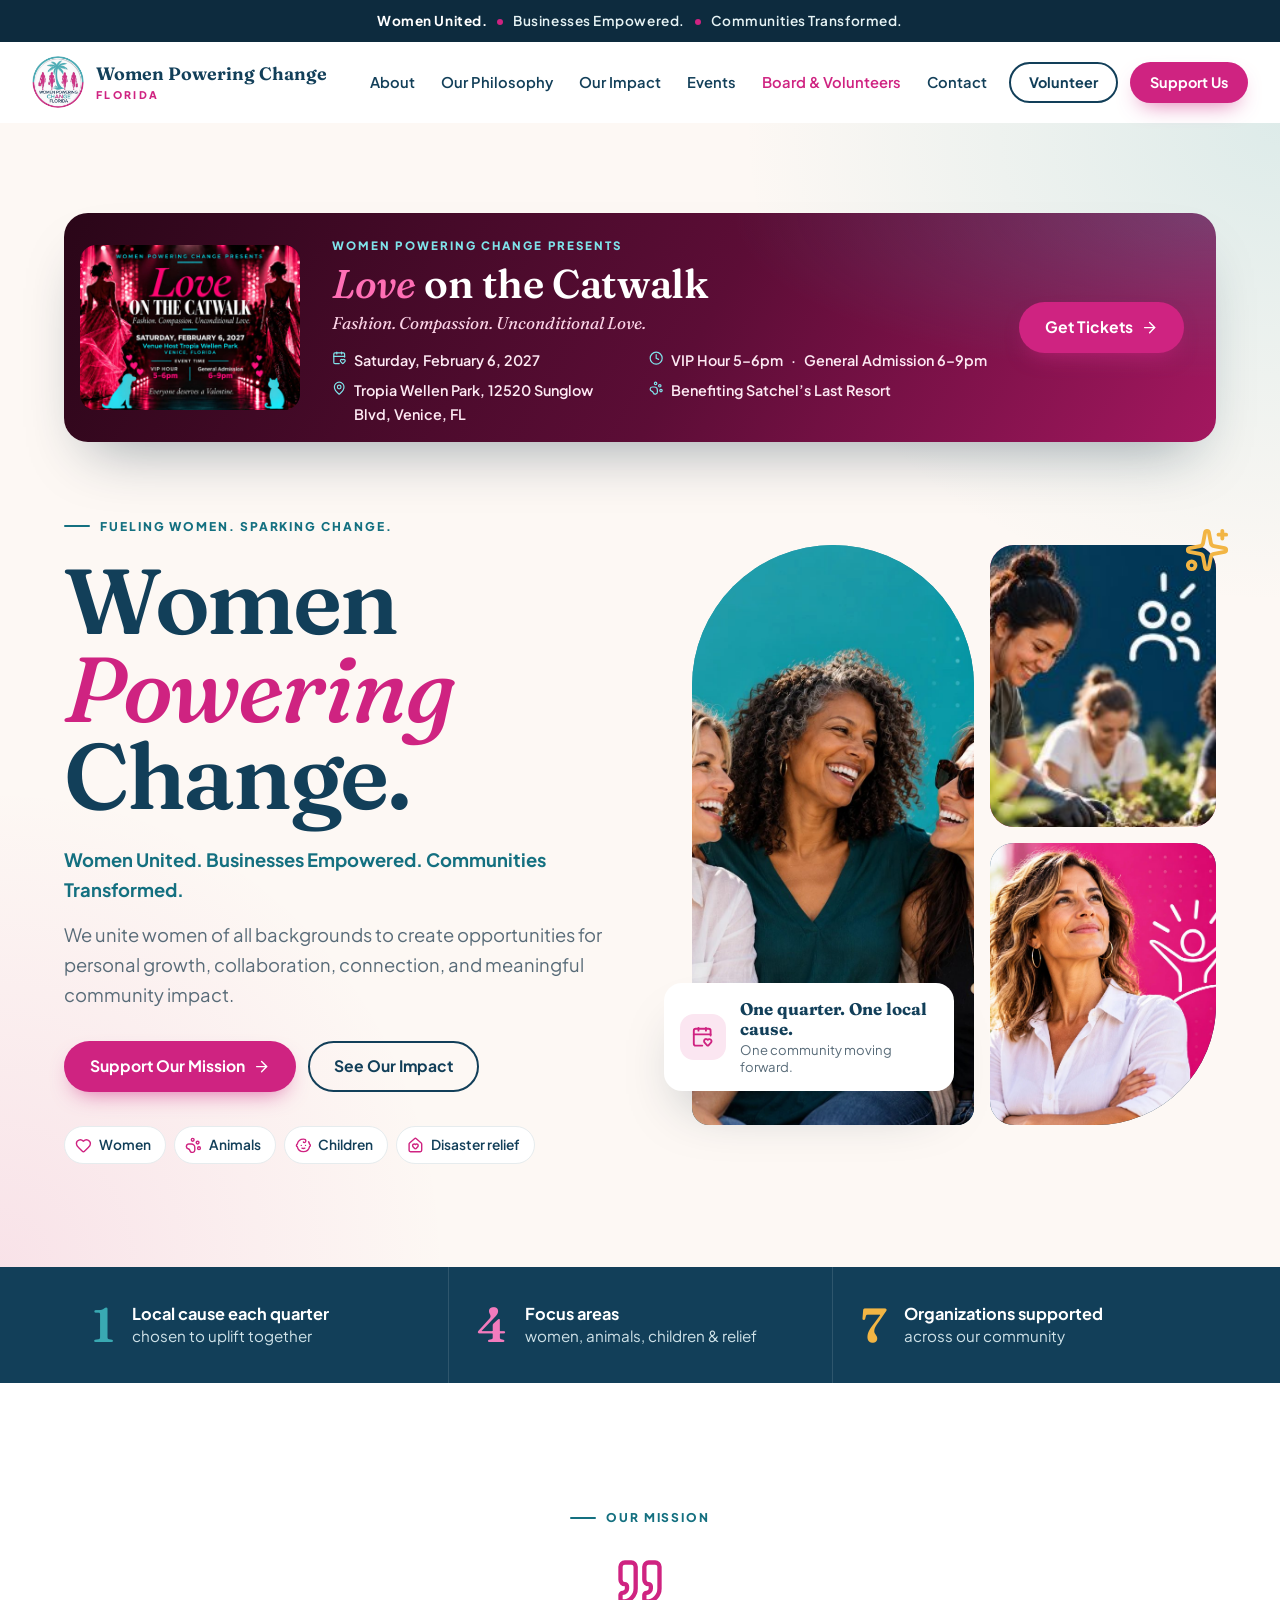
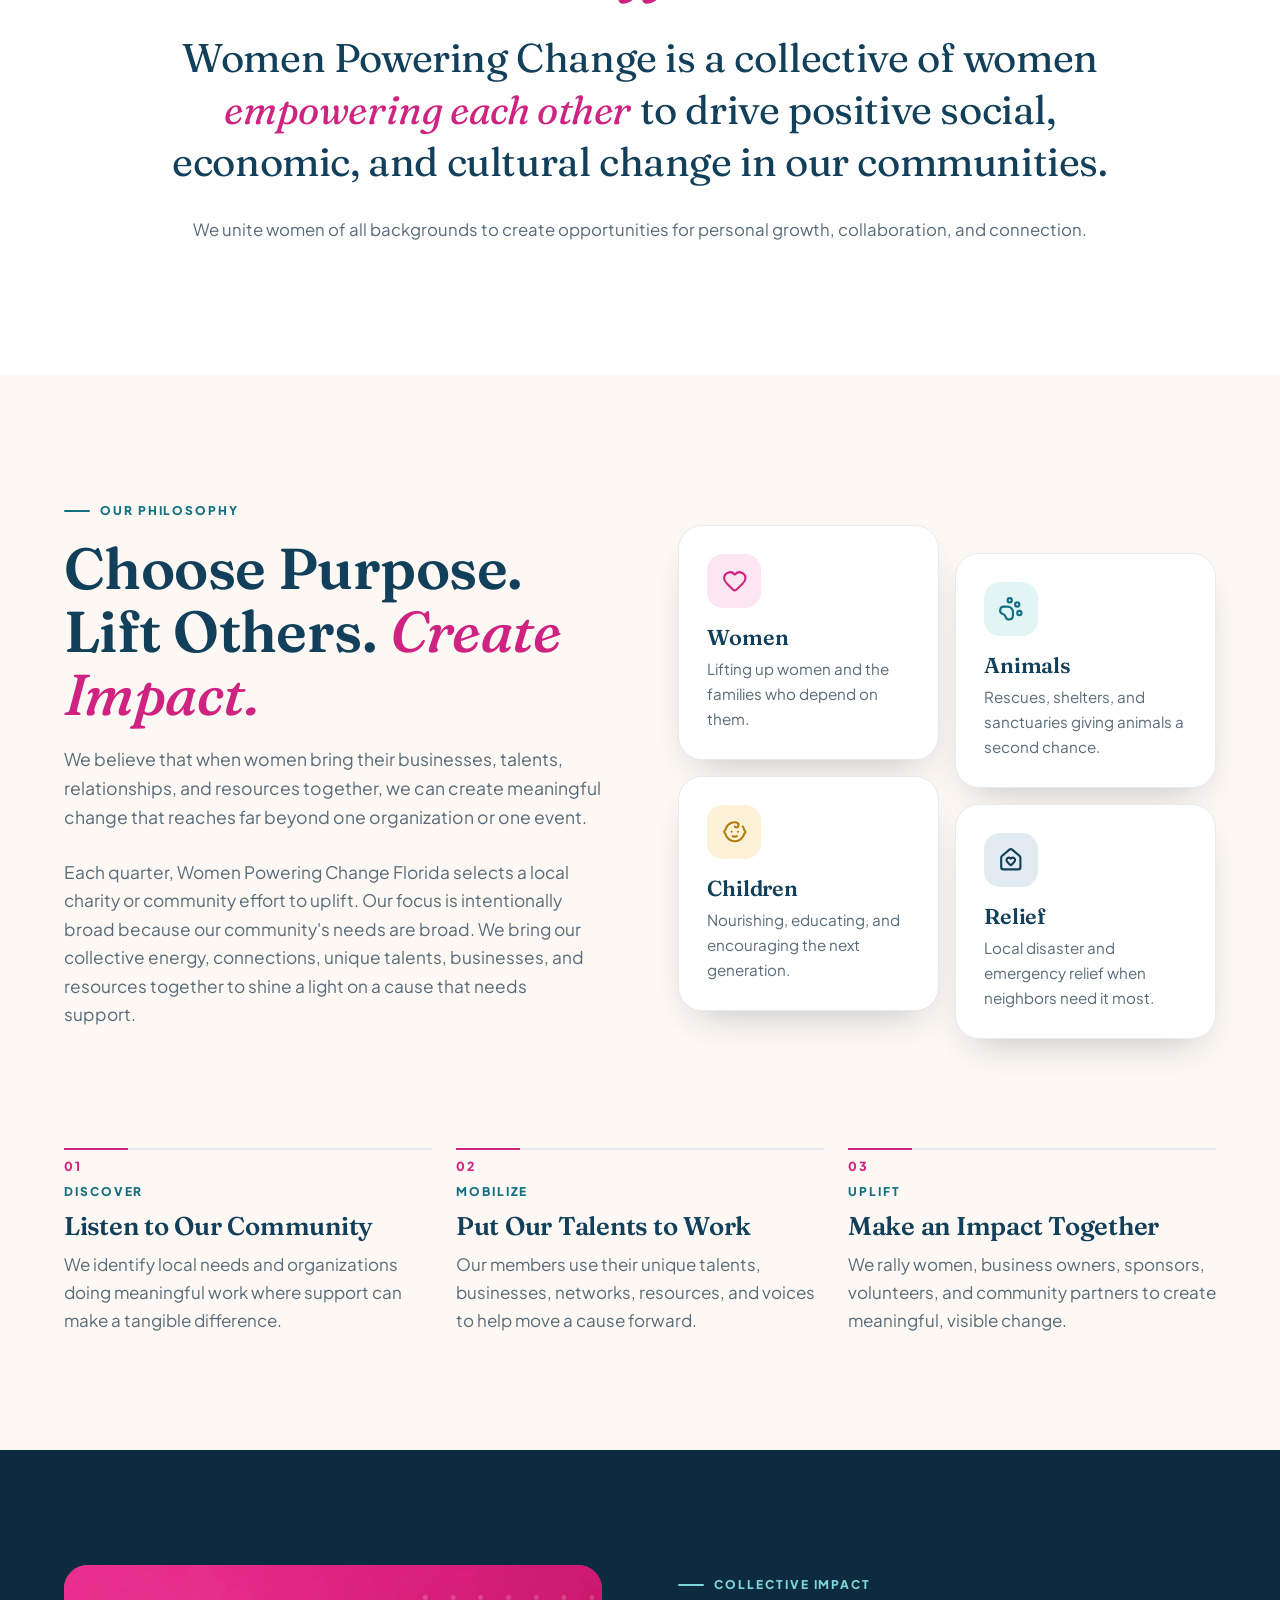
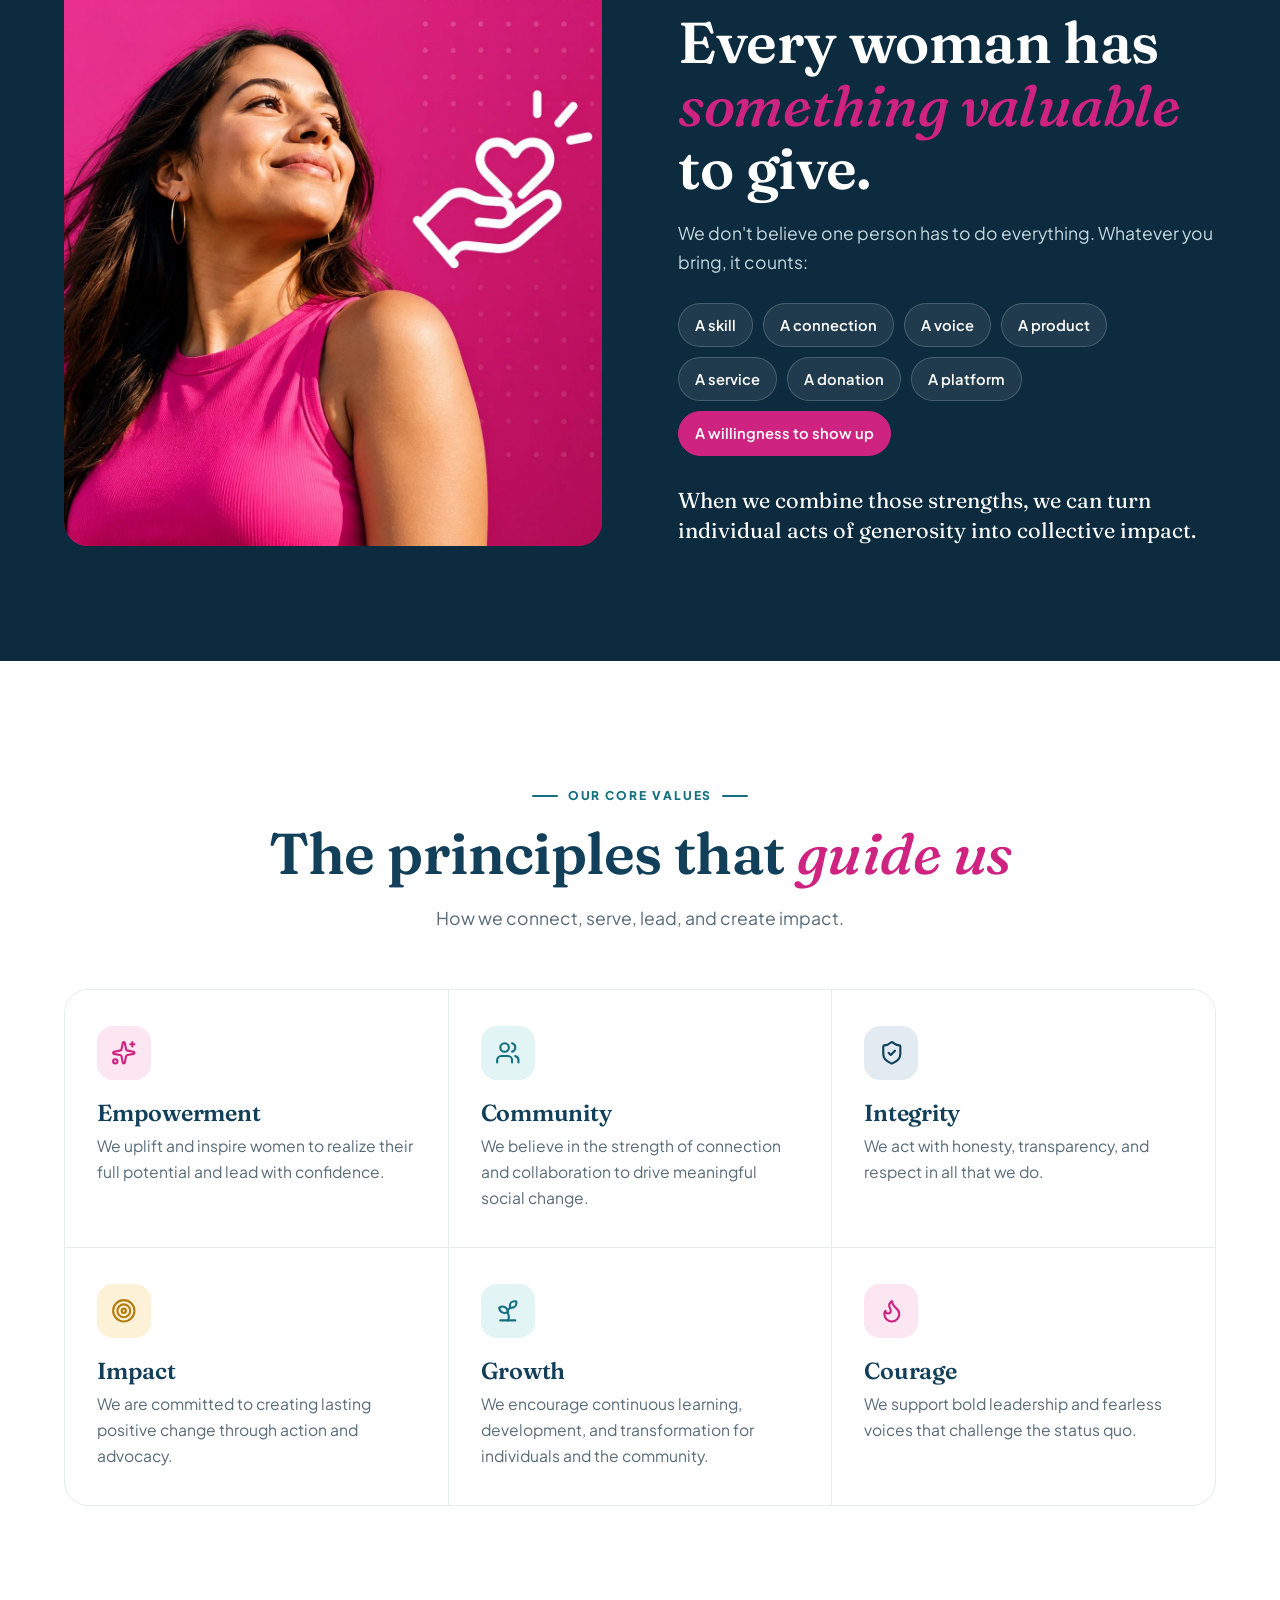
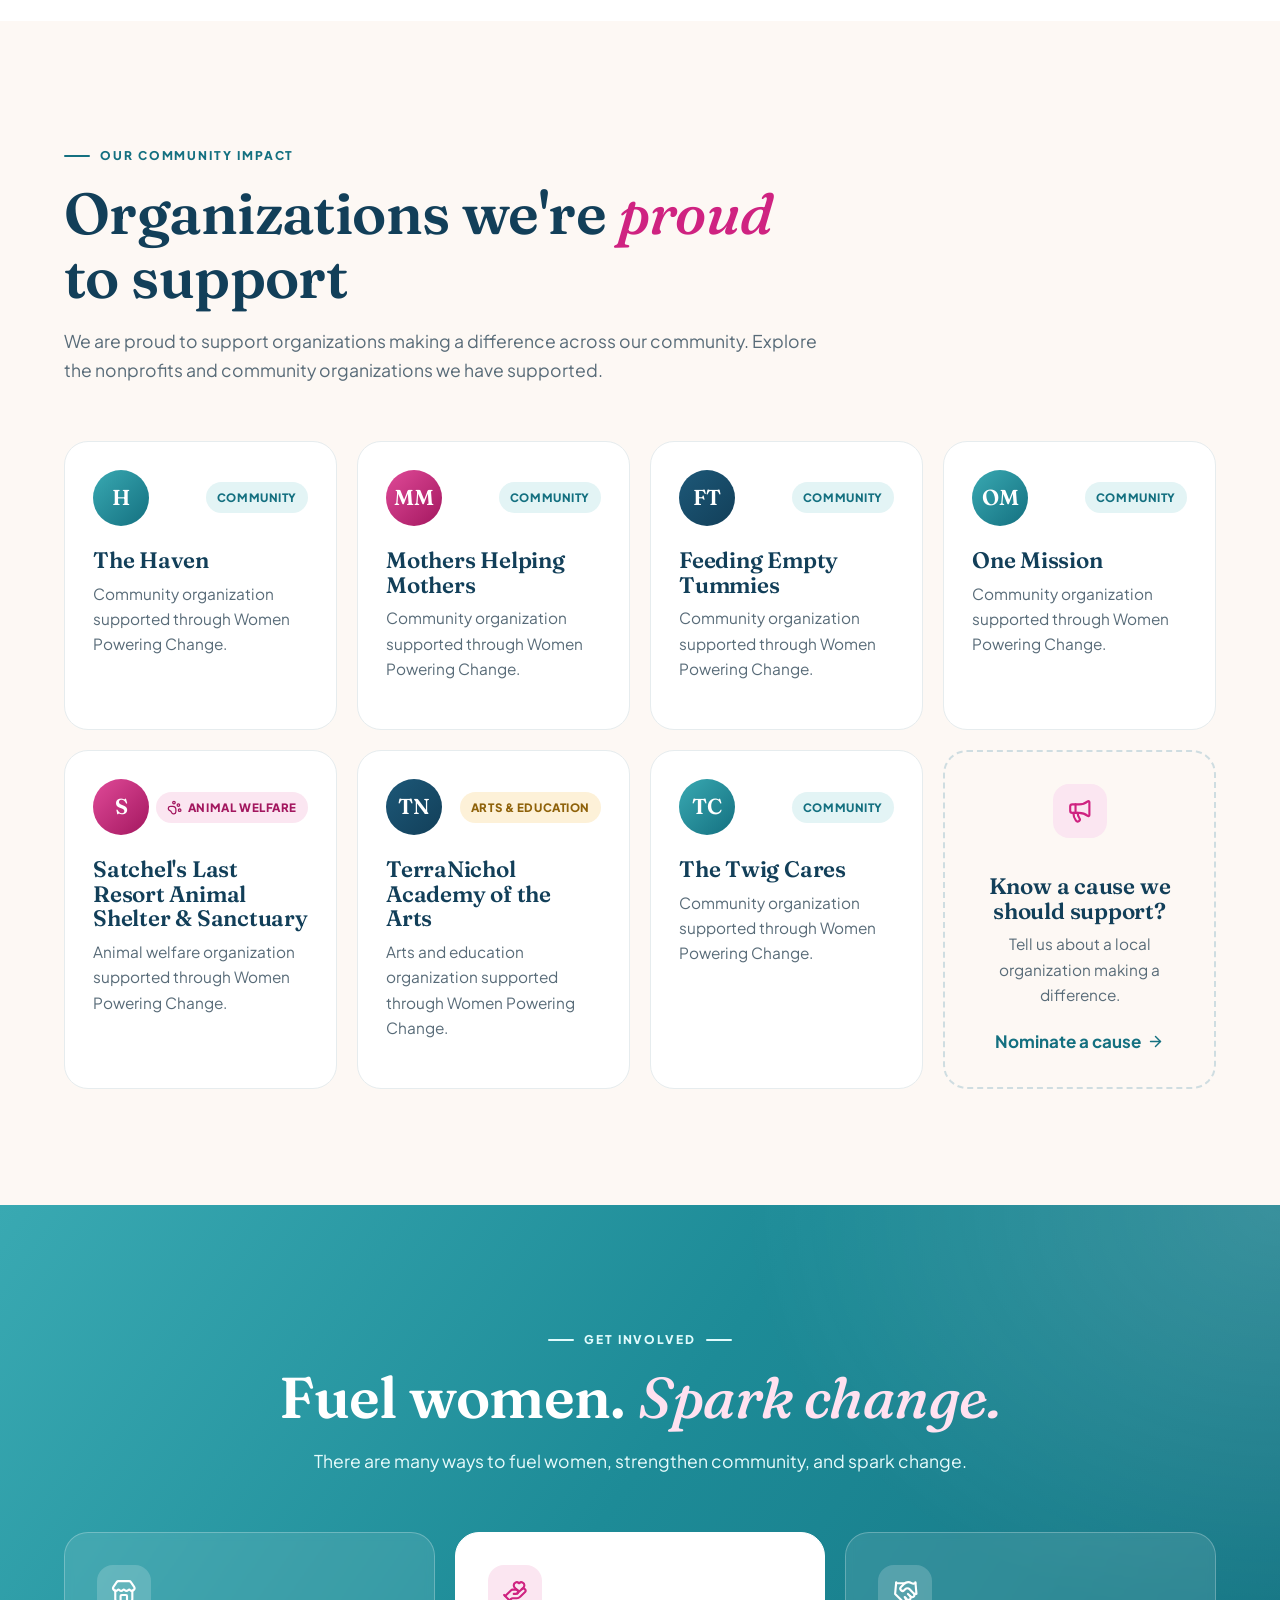
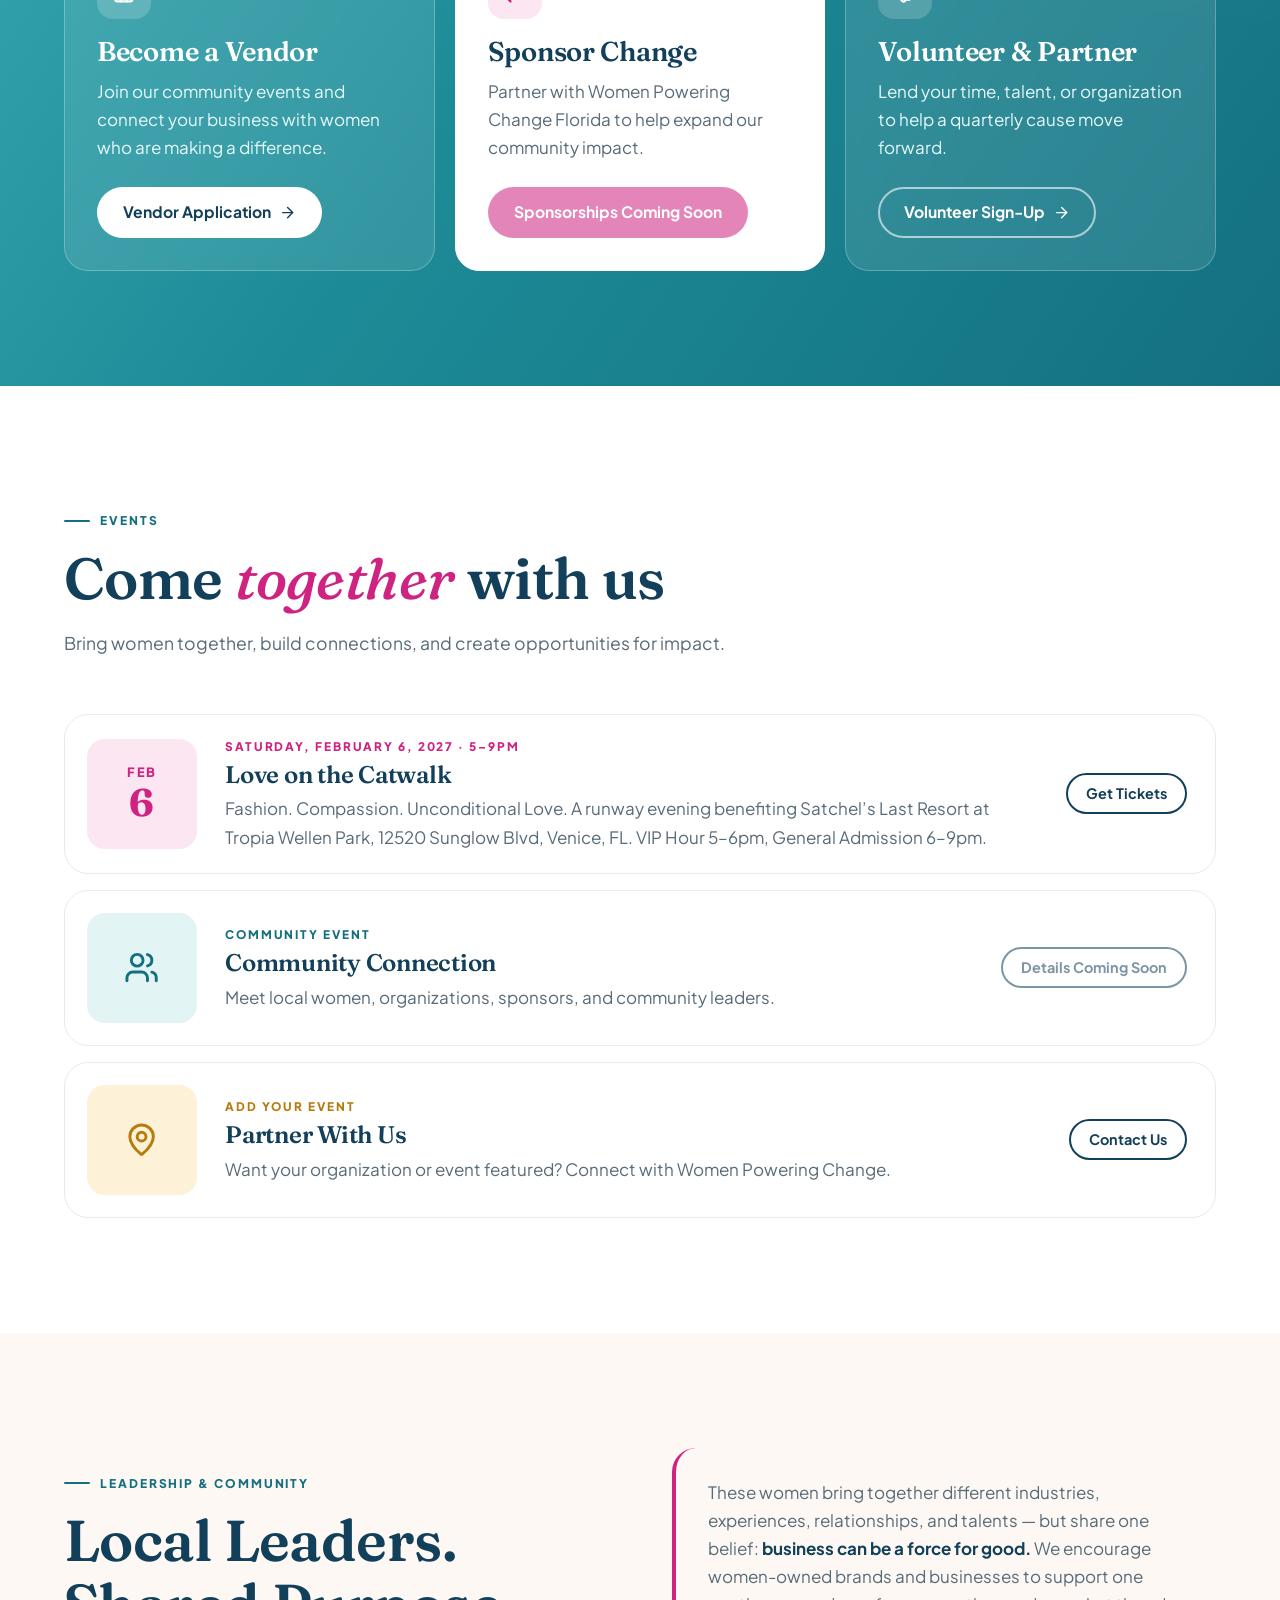
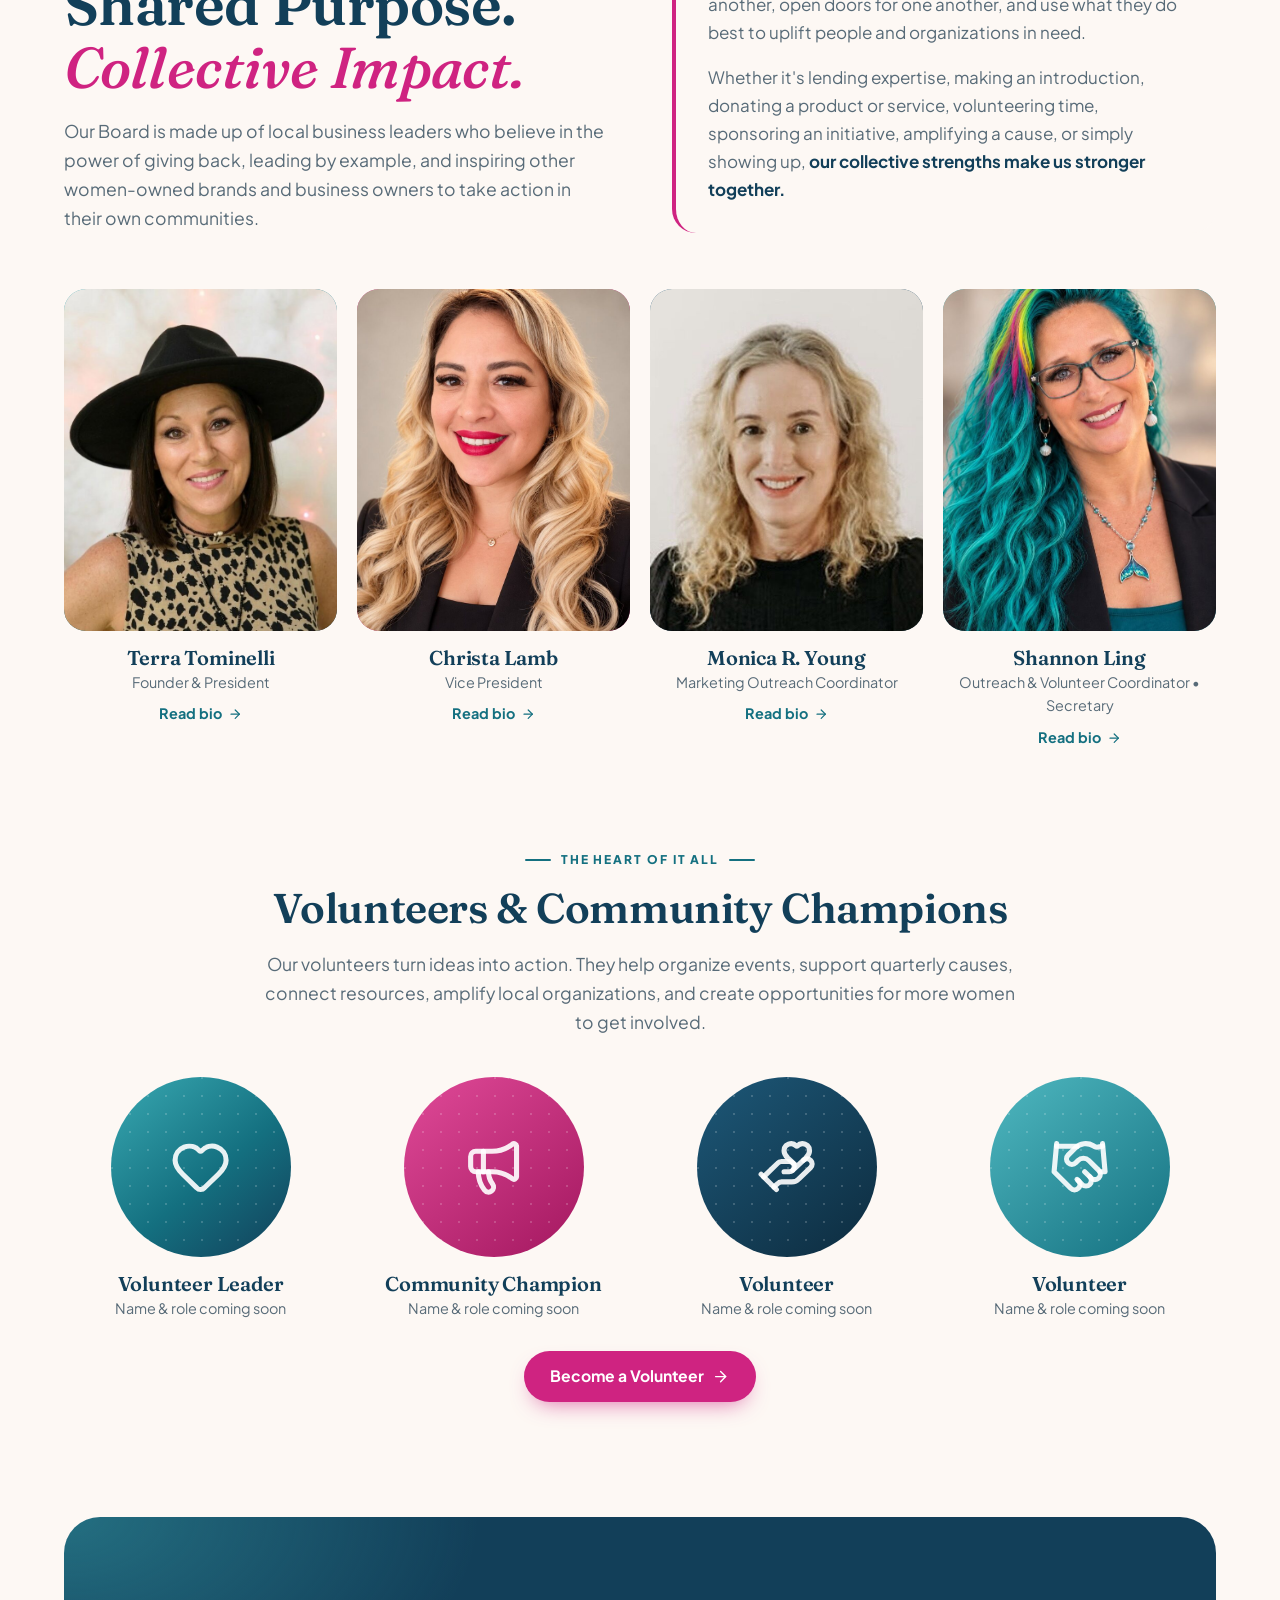
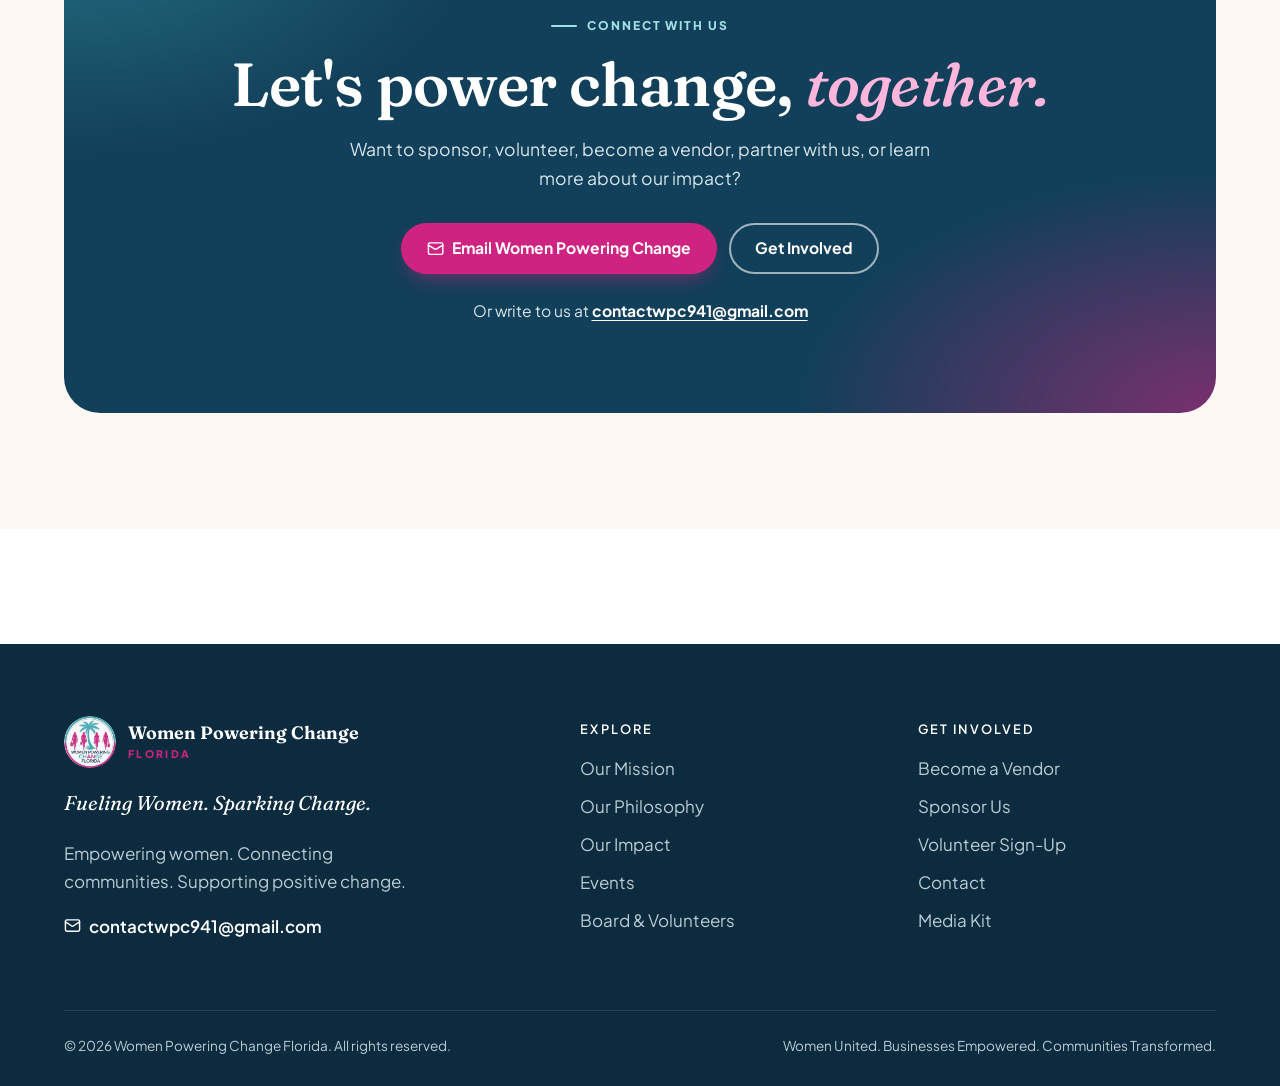
<file: index.html>
<!DOCTYPE html>
<html lang="en">
<head>
  <meta charset="UTF-8">
  <meta name="viewport" content="width=device-width, initial-scale=1.0">
  <title>Women Powering Change Florida | Fueling Women. Sparking Change.</title>
  <meta name="description" content="Women Powering Change Florida is a collective of women uniting businesses, talents, and resources to support a local cause each quarter — women, animals, children, and disaster relief.">
  <meta name="theme-color" content="#123f59">

  <meta property="og:type" content="website">
  <meta property="og:title" content="Women Powering Change Florida">
  <meta property="og:description" content="Women United. Businesses Empowered. Communities Transformed.">
  <meta property="og:image" content="assets/img/logo.png">
  <meta name="twitter:card" content="summary_large_image">

  <link rel="icon" href="assets/img/favicon.png" type="image/png">
  <link rel="apple-touch-icon" href="assets/img/apple-touch-icon.png">
  <link rel="preload" href="assets/fonts/fraunces-latin-wght-normal.woff2" as="font" type="font/woff2" crossorigin>
  <link rel="preload" href="assets/fonts/plus-jakarta-sans-latin-wght-normal.woff2" as="font" type="font/woff2" crossorigin>
  <link rel="stylesheet" href="assets/css/styles.css">
  <script>document.documentElement.classList.add("js");</script>

  <script type="application/ld+json">
  {
    "@context": "https://schema.org",
    "@type": "NGO",
    "name": "Women Powering Change Florida",
    "slogan": "Fueling Women. Sparking Change.",
    "description": "A collective of women empowering each other to drive positive social, economic, and cultural change in our communities.",
    "areaServed": "Florida"
  }
  </script>
</head>
<body>
<a class="skip-link" href="#main">Skip to content</a>

<div class="announce">
  <strong>Women United.</strong><span class="dot"></span>Businesses Empowered.<span class="dot extra"></span><span class="extra">Communities Transformed.</span>
</div>

<header class="site-header">
  <div class="container nav">
    <a class="brand" href="#" aria-label="Women Powering Change Florida — home">
      <img src="assets/img/logo-192.png" alt="" width="52" height="52">
      <span class="brand-name">Women Powering Change<small>FLORIDA</small></span>
    </a>

    <button class="nav-toggle" type="button" aria-controls="primary-nav" aria-expanded="false" aria-label="Open menu">
      <span class="nav-toggle-bars"></span>
    </button>

    <nav id="primary-nav" class="primary-nav" aria-label="Main">
      <a href="#about">About</a>
      <a href="#philosophy">Our Philosophy</a>
      <a href="#impact">Our Impact</a>
      <a href="#events">Events</a>
      <a href="#team">Board &amp; Volunteers</a>
      <a href="#contact">Contact</a>
      <a class="btn btn-outline btn-sm" href="volunteer.html">Volunteer</a>
      <a class="btn btn-primary btn-sm" href="#support">Support Us</a>
    </nav>
  </div>
</header>

<main id="main">

<!-- ===== Hero ===== -->
<section class="hero">
  <div class="container">
    <aside class="event-banner reveal" aria-label="Featured event">
      <img class="event-banner-img" src="assets/img/photos/love-on-the-catwalk.jpg" alt="Love on the Catwalk flyer: two women in gowns on a lit runway, with a dog and cat silhouette" width="960" height="720" loading="eager">
      <div class="event-banner-body">
        <span class="event-banner-kicker">Women Powering Change presents</span>
        <h2 class="event-banner-title"><em>Love</em> on the Catwalk</h2>
        <p class="event-banner-tag">Fashion. Compassion. Unconditional Love.</p>
        <ul class="event-banner-meta">
          <li><svg class="icon" aria-hidden="true"><use href="assets/img/icons.svg#calendar-heart"/></svg>Saturday, February 6, 2027</li>
          <li><svg class="icon" aria-hidden="true"><use href="assets/img/icons.svg#clock"/></svg><span class="nowrap">VIP Hour 5–6pm</span> · <span class="nowrap">General Admission 6–9pm</span></li>
          <li><svg class="icon" aria-hidden="true"><use href="assets/img/icons.svg#map-pin"/></svg>Tropia Wellen Park, 12520 Sunglow Blvd, Venice, FL</li>
          <li><svg class="icon" aria-hidden="true"><use href="assets/img/icons.svg#paw-print"/></svg>Benefiting Satchel’s Last Resort</li>
        </ul>
      </div>
      <a class="btn btn-primary event-banner-cta" data-link="eventRegistration" data-pending-label="Tickets Coming Soon" href="#events">Get Tickets <svg class="icon" aria-hidden="true"><use href="assets/img/icons.svg#arrow-right"/></svg></a>
    </aside>
  </div>
  <div class="container hero-grid">
    <div class="reveal">
      <span class="eyebrow">Fueling Women. Sparking Change.</span>
      <h1>Women <em>Powering</em> Change.</h1>
      <p class="tagline">Women United. Businesses Empowered. Communities Transformed.</p>
      <p class="lede">We unite women of all backgrounds to create opportunities for personal growth, collaboration, connection, and meaningful community impact.</p>
      <div class="actions">
        <a class="btn btn-primary" href="#support">Support Our Mission <svg class="icon" aria-hidden="true"><use href="assets/img/icons.svg#arrow-right"/></svg></a>
        <a class="btn btn-outline" href="#impact">See Our Impact</a>
      </div>
      <ul class="focus-list" aria-label="Causes we support">
        <li><svg class="icon" aria-hidden="true"><use href="assets/img/icons.svg#heart"/></svg>Women</li>
        <li><svg class="icon" aria-hidden="true"><use href="assets/img/icons.svg#paw-print"/></svg>Animals</li>
        <li><svg class="icon" aria-hidden="true"><use href="assets/img/icons.svg#baby"/></svg>Children</li>
        <li><svg class="icon" aria-hidden="true"><use href="assets/img/icons.svg#house-heart"/></svg>Disaster relief</li>
      </ul>
    </div>

    <div class="hero-collage reveal" data-delay="1">
      <svg class="spark" aria-hidden="true"><use href="assets/img/icons.svg#sparkles"/></svg>
      <figure class="photo">
        <svg class="icon" aria-hidden="true"><use href="assets/img/icons.svg#users"/></svg>
        <img src="assets/img/photos/hero-women.jpg" alt="Three women sitting together, laughing" loading="eager">
      </figure>
      <figure class="photo pink">
        <svg class="icon" aria-hidden="true"><use href="assets/img/icons.svg#hand-heart"/></svg>
        <img src="assets/img/photos/hero-volunteers.jpg" alt="Women volunteers planting a community garden" loading="eager">
      </figure>
      <figure class="photo navy">
        <svg class="icon" aria-hidden="true"><use href="assets/img/icons.svg#paw-print"/></svg>
        <img src="assets/img/photos/hero-rescue.jpg" alt="A confident woman in a white shirt smiling and looking upward" loading="eager">
      </figure>
      <div class="hero-badge">
        <div class="badge-icon"><svg class="icon" aria-hidden="true"><use href="assets/img/icons.svg#calendar-heart"/></svg></div>
        <div><strong>One quarter. One local cause.</strong><span>One community moving forward.</span></div>
      </div>
    </div>
  </div>
</section>

<!-- ===== Facts ===== -->
<section class="facts" aria-label="At a glance">
  <div class="container facts-grid">
    <div class="fact"><span class="fact-num">1</span><p><strong>Local cause each quarter</strong>chosen to uplift together</p></div>
    <div class="fact"><span class="fact-num">4</span><p><strong>Focus areas</strong>women, animals, children &amp; relief</p></div>
    <div class="fact"><span class="fact-num">7</span><p><strong>Organizations supported</strong>across our community</p></div>
  </div>
</section>

<!-- ===== Mission ===== -->
<section id="about" class="mission">
  <div class="container reveal">
    <span class="eyebrow">Our Mission</span>
    <svg class="quote-mark" aria-hidden="true"><use href="assets/img/icons.svg#quote"/></svg>
    <blockquote>
      Women Powering Change is a collective of women <em>empowering each other</em> to drive positive social, economic, and cultural change in our communities.
    </blockquote>
    <p class="sub">We unite women of all backgrounds to create opportunities for personal growth, collaboration, and connection.</p>
  </div>
</section>

<!-- ===== Philosophy ===== -->
<section id="philosophy" class="bg-cream">
  <div class="container">
    <div class="split">
      <div class="reveal">
        <div class="section-head">
          <span class="eyebrow">Our Philosophy</span>
          <h2>Choose Purpose. Lift Others. <em>Create Impact.</em></h2>
          <p>We believe that when women bring their businesses, talents, relationships, and resources together, we can create meaningful change that reaches far beyond one organization or one event.</p>
        </div>
        <div class="prose">
          <p>
            Each quarter, Women Powering Change Florida selects a local charity or community effort to uplift.
            Our focus is intentionally broad because our community's needs are broad. We bring our collective energy, connections,
            unique talents, businesses, and resources together to shine a light on a cause that needs support.
          </p>
        </div>
      </div>

      <div class="focus-tiles reveal" data-delay="1">
        <div class="focus-tile">
          <div class="tile-icon pink"><svg class="icon" aria-hidden="true"><use href="assets/img/icons.svg#heart"/></svg></div>
          <h3>Women</h3><p>Lifting up women and the families who depend on them.</p>
        </div>
        <div class="focus-tile">
          <div class="tile-icon teal"><svg class="icon" aria-hidden="true"><use href="assets/img/icons.svg#paw-print"/></svg></div>
          <h3>Animals</h3><p>Rescues, shelters, and sanctuaries giving animals a second chance.</p>
        </div>
        <div class="focus-tile">
          <div class="tile-icon gold"><svg class="icon" aria-hidden="true"><use href="assets/img/icons.svg#baby"/></svg></div>
          <h3>Children</h3><p>Nourishing, educating, and encouraging the next generation.</p>
        </div>
        <div class="focus-tile">
          <div class="tile-icon navy"><svg class="icon" aria-hidden="true"><use href="assets/img/icons.svg#house-heart"/></svg></div>
          <h3>Relief</h3><p>Local disaster and emergency relief when neighbors need it most.</p>
        </div>
      </div>
    </div>

    <div class="steps">
      <article class="step reveal">
        <div class="step-label">Discover</div>
        <h3>Listen to Our Community</h3>
        <p>We identify local needs and organizations doing meaningful work where support can make a tangible difference.</p>
      </article>
      <article class="step reveal" data-delay="1">
        <div class="step-label">Mobilize</div>
        <h3>Put Our Talents to Work</h3>
        <p>Our members use their unique talents, businesses, networks, resources, and voices to help move a cause forward.</p>
      </article>
      <article class="step reveal" data-delay="2">
        <div class="step-label">Uplift</div>
        <h3>Make an Impact Together</h3>
        <p>We rally women, business owners, sponsors, volunteers, and community partners to create meaningful, visible change.</p>
      </article>
    </div>
  </div>
</section>

<!-- ===== Every woman has something to give ===== -->
<section class="give">
  <div class="container split">
    <figure class="photo pink reveal">
      <svg class="icon" aria-hidden="true"><use href="assets/img/icons.svg#handshake"/></svg>
      <img src="assets/img/photos/give-together.jpg" alt="A smiling woman in pink looking upward beside a hand-and-heart giving icon" loading="lazy">
    </figure>
    <div class="reveal" data-delay="1">
      <div class="section-head">
        <span class="eyebrow">Collective Impact</span>
        <h2>Every woman has <em>something valuable</em> to give.</h2>
        <p>We don't believe one person has to do everything. Whatever you bring, it counts:</p>
      </div>
      <ul class="chips">
        <li>A skill</li><li>A connection</li><li>A voice</li><li>A product</li><li>A service</li>
        <li>A donation</li><li>A platform</li><li>A willingness to show up</li>
      </ul>
      <p class="closing">When we combine those strengths, we can turn individual acts of generosity into collective impact.</p>
    </div>
  </div>
</section>

<!-- ===== Core values ===== -->
<section id="values">
  <div class="container">
    <div class="section-head center reveal">
      <span class="eyebrow">Our Core Values</span>
      <h2>The principles that <em>guide us</em></h2>
      <p>How we connect, serve, lead, and create impact.</p>
    </div>
    <div class="values-grid reveal">
      <article class="value">
        <div class="tile-icon pink"><svg class="icon" aria-hidden="true"><use href="assets/img/icons.svg#sparkles"/></svg></div>
        <h3>Empowerment</h3><p>We uplift and inspire women to realize their full potential and lead with confidence.</p>
      </article>
      <article class="value">
        <div class="tile-icon teal"><svg class="icon" aria-hidden="true"><use href="assets/img/icons.svg#users"/></svg></div>
        <h3>Community</h3><p>We believe in the strength of connection and collaboration to drive meaningful social change.</p>
      </article>
      <article class="value">
        <div class="tile-icon navy"><svg class="icon" aria-hidden="true"><use href="assets/img/icons.svg#shield-check"/></svg></div>
        <h3>Integrity</h3><p>We act with honesty, transparency, and respect in all that we do.</p>
      </article>
      <article class="value">
        <div class="tile-icon gold"><svg class="icon" aria-hidden="true"><use href="assets/img/icons.svg#target"/></svg></div>
        <h3>Impact</h3><p>We are committed to creating lasting positive change through action and advocacy.</p>
      </article>
      <article class="value">
        <div class="tile-icon teal"><svg class="icon" aria-hidden="true"><use href="assets/img/icons.svg#sprout"/></svg></div>
        <h3>Growth</h3><p>We encourage continuous learning, development, and transformation for individuals and the community.</p>
      </article>
      <article class="value">
        <div class="tile-icon pink"><svg class="icon" aria-hidden="true"><use href="assets/img/icons.svg#flame"/></svg></div>
        <h3>Courage</h3><p>We support bold leadership and fearless voices that challenge the status quo.</p>
      </article>
    </div>
  </div>
</section>

<!-- ===== Impact ===== -->
<section id="impact" class="bg-cream">
  <div class="container">
    <div class="section-head reveal">
      <span class="eyebrow">Our Community Impact</span>
      <h2>Organizations we're <em>proud</em> to support</h2>
      <p>We are proud to support organizations making a difference across our community. Explore the nonprofits and community organizations we have supported.</p>
    </div>
    <div class="org-grid">
      <article class="org-card reveal">
        <div class="org-top"><span class="org-monogram" aria-hidden="true">H</span><span class="tag teal">Community</span></div>
        <h3>The Haven</h3><p>Community organization supported through Women Powering Change.</p>
        <a class="text-link" data-link="orgHaven" data-pending="hide" href="#">Learn More <svg class="icon" aria-hidden="true"><use href="assets/img/icons.svg#arrow-up-right"/></svg><span class="visually-hidden"> about The Haven</span></a>
      </article>
      <article class="org-card reveal" data-delay="1">
        <div class="org-top"><span class="org-monogram" aria-hidden="true">MM</span><span class="tag teal">Community</span></div>
        <h3>Mothers Helping Mothers</h3><p>Community organization supported through Women Powering Change.</p>
        <a class="text-link" data-link="orgMothersHelpingMothers" data-pending="hide" href="#">Learn More <svg class="icon" aria-hidden="true"><use href="assets/img/icons.svg#arrow-up-right"/></svg><span class="visually-hidden"> about Mothers Helping Mothers</span></a>
      </article>
      <article class="org-card reveal" data-delay="2">
        <div class="org-top"><span class="org-monogram" aria-hidden="true">FT</span><span class="tag teal">Community</span></div>
        <h3>Feeding Empty Tummies</h3><p>Community organization supported through Women Powering Change.</p>
        <a class="text-link" data-link="orgFeedingEmptyTummies" data-pending="hide" href="#">Learn More <svg class="icon" aria-hidden="true"><use href="assets/img/icons.svg#arrow-up-right"/></svg><span class="visually-hidden"> about Feeding Empty Tummies</span></a>
      </article>
      <article class="org-card reveal" data-delay="3">
        <div class="org-top"><span class="org-monogram" aria-hidden="true">OM</span><span class="tag teal">Community</span></div>
        <h3>One Mission</h3><p>Community organization supported through Women Powering Change.</p>
        <a class="text-link" data-link="orgOneMission" data-pending="hide" href="#">Learn More <svg class="icon" aria-hidden="true"><use href="assets/img/icons.svg#arrow-up-right"/></svg><span class="visually-hidden"> about One Mission</span></a>
      </article>
      <article class="org-card reveal">
        <div class="org-top"><span class="org-monogram" aria-hidden="true">S</span><span class="tag"><svg class="icon" aria-hidden="true"><use href="assets/img/icons.svg#paw-print"/></svg>Animal Welfare</span></div>
        <h3>Satchel's Last Resort Animal Shelter &amp; Sanctuary</h3><p>Animal welfare organization supported through Women Powering Change.</p>
        <a class="text-link" data-link="orgSatchels" data-pending="hide" href="#">Learn More <svg class="icon" aria-hidden="true"><use href="assets/img/icons.svg#arrow-up-right"/></svg><span class="visually-hidden"> about Satchel's Last Resort</span></a>
      </article>
      <article class="org-card reveal" data-delay="1">
        <div class="org-top"><span class="org-monogram" aria-hidden="true">TN</span><span class="tag gold">Arts &amp; Education</span></div>
        <h3>TerraNichol Academy of the Arts</h3><p>Arts and education organization supported through Women Powering Change.</p>
        <a class="text-link" data-link="orgTerraNichol" data-pending="hide" href="#">Learn More <svg class="icon" aria-hidden="true"><use href="assets/img/icons.svg#arrow-up-right"/></svg><span class="visually-hidden"> about TerraNichol Academy of the Arts</span></a>
      </article>
      <article class="org-card reveal" data-delay="2">
        <div class="org-top"><span class="org-monogram" aria-hidden="true">TC</span><span class="tag teal">Community</span></div>
        <h3>The Twig Cares</h3><p>Community organization supported through Women Powering Change.</p>
        <a class="text-link" data-link="orgTwigCares" data-pending="hide" href="#">Learn More <svg class="icon" aria-hidden="true"><use href="assets/img/icons.svg#arrow-up-right"/></svg><span class="visually-hidden"> about The Twig Cares</span></a>
      </article>
      <article class="org-card org-cta reveal" data-delay="3">
        <div class="tile-icon pink"><svg class="icon" aria-hidden="true"><use href="assets/img/icons.svg#megaphone"/></svg></div>
        <h3>Know a cause we should support?</h3>
        <p>Tell us about a local organization making a difference.</p>
        <a class="text-link" href="#contact">Nominate a cause <svg class="icon" aria-hidden="true"><use href="assets/img/icons.svg#arrow-right"/></svg></a>
      </article>
    </div>
  </div>
</section>

<!-- ===== Get involved ===== -->
<section id="support" class="involve">
  <div class="container">
    <div class="section-head center reveal">
      <span class="eyebrow">Get Involved</span>
      <h2>Fuel women. <em>Spark change.</em></h2>
      <p>There are many ways to fuel women, strengthen community, and spark change.</p>
    </div>
    <div class="involve-grid">
      <div class="involve-card reveal">
        <div class="tile-icon"><svg class="icon" aria-hidden="true"><use href="assets/img/icons.svg#store"/></svg></div>
        <h3>Become a Vendor</h3>
        <p>Join our community events and connect your business with women who are making a difference.</p>
        <a class="btn btn-light" href="vendor.html">Vendor Application <svg class="icon" aria-hidden="true"><use href="assets/img/icons.svg#arrow-right"/></svg></a>
      </div>
      <div class="involve-card featured reveal" data-delay="1">
        <div class="tile-icon"><svg class="icon" aria-hidden="true"><use href="assets/img/icons.svg#hand-heart"/></svg></div>
        <h3>Sponsor Change</h3>
        <p>Partner with Women Powering Change Florida to help expand our community impact.</p>
        <a class="btn btn-primary" data-link="sponsorship" data-pending-label="Sponsorships Coming Soon" href="#contact">Become a Sponsor <svg class="icon" aria-hidden="true"><use href="assets/img/icons.svg#arrow-right"/></svg></a>
      </div>
      <div class="involve-card reveal" data-delay="2">
        <div class="tile-icon"><svg class="icon" aria-hidden="true"><use href="assets/img/icons.svg#handshake"/></svg></div>
        <h3>Volunteer &amp; Partner</h3>
        <p>Lend your time, talent, or organization to help a quarterly cause move forward.</p>
        <a class="btn btn-ghost-light" href="volunteer.html">Volunteer Sign-Up <svg class="icon" aria-hidden="true"><use href="assets/img/icons.svg#arrow-right"/></svg></a>
      </div>
    </div>
  </div>
</section>

<!-- ===== Events ===== -->
<section id="events">
  <div class="container">
    <div class="section-head reveal">
      <span class="eyebrow">Events</span>
      <h2>Come <em>together</em> with us</h2>
      <p>Bring women together, build connections, and create opportunities for impact.</p>
    </div>
    <div class="event-list">
      <article class="event reveal">
        <div class="event-date"><span class="event-date-text"><small>Feb</small>6</span></div>
        <div>
          <div class="event-kind">Saturday, February 6, 2027 · 5–9pm</div>
          <h3>Love on the Catwalk</h3>
          <p>Fashion. Compassion. Unconditional Love. A runway evening benefiting Satchel’s Last Resort at Tropia Wellen Park, 12520 Sunglow Blvd, Venice, FL. VIP Hour 5–6pm, General Admission 6–9pm.</p>
        </div>
        <a class="btn btn-outline btn-sm" data-link="eventRegistration" data-pending-label="Details Coming Soon" href="#contact">Get Tickets<span class="visually-hidden"> for Love on the Catwalk</span></a>
      </article>
      <article class="event reveal" data-delay="1">
        <div class="event-date"><svg class="icon" aria-hidden="true"><use href="assets/img/icons.svg#users"/></svg></div>
        <div>
          <div class="event-kind">Community Event</div>
          <h3>Community Connection</h3>
          <p>Meet local women, organizations, sponsors, and community leaders.</p>
        </div>
        <a class="btn btn-outline btn-sm" data-link="communityEvent" data-pending-label="Details Coming Soon" href="#contact">Learn More</a>
      </article>
      <article class="event reveal" data-delay="2">
        <div class="event-date"><svg class="icon" aria-hidden="true"><use href="assets/img/icons.svg#map-pin"/></svg></div>
        <div>
          <div class="event-kind">Add Your Event</div>
          <h3>Partner With Us</h3>
          <p>Want your organization or event featured? Connect with Women Powering Change.</p>
        </div>
        <a class="btn btn-outline btn-sm" href="#contact">Contact Us</a>
      </article>
    </div>
  </div>
</section>

<!-- ===== Board & volunteers ===== -->
<section id="team" class="bg-cream">
  <div class="container">
    <div class="team-intro">
      <div class="section-head reveal">
        <span class="eyebrow">Leadership &amp; Community</span>
        <h2>Local Leaders. Shared Purpose. <em>Collective Impact.</em></h2>
        <p>Our Board is made up of local business leaders who believe in the power of giving back, leading by example, and inspiring other women-owned brands and business owners to take action in their own communities.</p>
      </div>
      <div class="pull reveal" data-delay="1">
        <p>These women bring together different industries, experiences, relationships, and talents &mdash; but share one belief: <strong>business can be a force for good.</strong> We encourage women-owned brands and businesses to support one another, open doors for one another, and use what they do best to uplift people and organizations in need.</p>
        <p>Whether it's lending expertise, making an introduction, donating a product or service, volunteering time, sponsoring an initiative, amplifying a cause, or simply showing up, <strong>our collective strengths make us stronger together.</strong></p>
      </div>
    </div>

    <!-- To add a person: put their photo in assets/img/team/ and add
         <img src="assets/img/team/name.jpg" alt=""> inside their .photo, then
         update the name and title. -->
    <div class="team-grid">
      <div class="person reveal">
        <div class="photo"><svg class="icon" aria-hidden="true"><use href="assets/img/icons.svg#sparkles"/></svg><img src="assets/img/team/terra-tominelli.jpg" alt="Terra Tominelli" loading="lazy"></div>
        <h3>Terra Tominelli</h3>
        <p>Founder &amp; President</p>
        <a class="text-link person-link" href="terra-tominelli.html">Read bio <svg class="icon" aria-hidden="true"><use href="assets/img/icons.svg#arrow-right"/></svg><span class="visually-hidden"> of Terra Tominelli</span></a>
      </div>
      <div class="person reveal" data-delay="1">
        <div class="photo"><svg class="icon" aria-hidden="true"><use href="assets/img/icons.svg#sparkles"/></svg><img src="assets/img/team/christa-lamb.jpg" alt="Christa Lamb" loading="lazy"></div>
        <h3>Christa Lamb</h3>
        <p>Vice President</p>
        <a class="text-link person-link" href="christa-lamb.html">Read bio <svg class="icon" aria-hidden="true"><use href="assets/img/icons.svg#arrow-right"/></svg><span class="visually-hidden"> of Christa Lamb</span></a>
      </div>
      <div class="person reveal" data-delay="2">
        <div class="photo"><svg class="icon" aria-hidden="true"><use href="assets/img/icons.svg#sparkles"/></svg><img src="assets/img/team/monica-young.jpg" alt="Monica R. Young" loading="lazy"></div>
        <h3>Monica R. Young</h3>
        <p>Marketing Outreach Coordinator</p>
        <a class="text-link person-link" href="monica-young.html">Read bio <svg class="icon" aria-hidden="true"><use href="assets/img/icons.svg#arrow-right"/></svg><span class="visually-hidden"> of Monica R. Young</span></a>
      </div>
      <div class="person reveal" data-delay="3">
        <div class="photo"><svg class="icon" aria-hidden="true"><use href="assets/img/icons.svg#sparkles"/></svg><img src="assets/img/team/shannon-ling.jpg" alt="Shannon Ling" loading="lazy"></div>
        <h3>Shannon Ling</h3>
        <p>Outreach &amp; Volunteer Coordinator &bull; Secretary</p>
        <a class="text-link person-link" href="shannon-ling.html">Read bio <svg class="icon" aria-hidden="true"><use href="assets/img/icons.svg#arrow-right"/></svg><span class="visually-hidden"> of Shannon Ling</span></a>
      </div>
    </div>

    <div class="team-sub">
      <div class="section-head center reveal">
        <span class="eyebrow">The Heart of It All</span>
        <h2>Volunteers &amp; Community Champions</h2>
        <p>Our volunteers turn ideas into action. They help organize events, support quarterly causes, connect resources, amplify local organizations, and create opportunities for more women to get involved.</p>
      </div>
      <div class="team-grid volunteers">
        <div class="person reveal"><div class="photo"><svg class="icon" aria-hidden="true"><use href="assets/img/icons.svg#heart"/></svg></div><h3>Volunteer Leader</h3><p>Name &amp; role coming soon</p></div>
        <div class="person reveal" data-delay="1"><div class="photo"><svg class="icon" aria-hidden="true"><use href="assets/img/icons.svg#megaphone"/></svg></div><h3>Community Champion</h3><p>Name &amp; role coming soon</p></div>
        <div class="person reveal" data-delay="2"><div class="photo"><svg class="icon" aria-hidden="true"><use href="assets/img/icons.svg#hand-heart"/></svg></div><h3>Volunteer</h3><p>Name &amp; role coming soon</p></div>
        <div class="person reveal" data-delay="3"><div class="photo"><svg class="icon" aria-hidden="true"><use href="assets/img/icons.svg#handshake"/></svg></div><h3>Volunteer</h3><p>Name &amp; role coming soon</p></div>
      </div>
      <div class="actions center reveal">
        <a class="btn btn-primary" href="volunteer.html">Become a Volunteer <svg class="icon" aria-hidden="true"><use href="assets/img/icons.svg#arrow-right"/></svg></a>
      </div>
    </div>
  </div>
</section>

<!-- ===== Contact ===== -->
<section id="contact" class="contact bg-cream">
  <div class="container">
    <div class="contact-panel reveal">
      <span class="eyebrow">Connect With Us</span>
      <h2>Let's power change, <em>together.</em></h2>
      <p>Want to sponsor, volunteer, become a vendor, partner with us, or learn more about our impact?</p>
      <div class="actions center">
        <a class="btn btn-primary" data-link="email" data-pending-label="Email Address Coming Soon" href="#contact"><svg class="icon" aria-hidden="true"><use href="assets/img/icons.svg#mail"/></svg> Email Women Powering Change</a>
        <a class="btn btn-ghost-light" href="#support">Get Involved</a>
      </div>
      <p class="contact-email">Or write to us at <a href="mailto:contactwpc941@gmail.com">contactwpc941@gmail.com</a></p>
    </div>
  </div>
</section>
</main>

<footer class="site-footer">
  <div class="container footer-grid">
    <div class="footer-brand">
      <a class="brand" href="#" aria-label="Back to top">
        <img src="assets/img/logo-192.png" alt="" width="52" height="52">
        <span class="brand-name">Women Powering Change<small>FLORIDA</small></span>
      </a>
      <p class="footer-tag">Fueling Women. Sparking Change.</p>
      <p>Empowering women. Connecting communities. Supporting positive change.</p>
      <p><a class="footer-email" href="mailto:contactwpc941@gmail.com"><svg class="icon" aria-hidden="true"><use href="assets/img/icons.svg#mail"/></svg> contactwpc941@gmail.com</a></p>
    </div>
    <nav aria-label="Quick links">
      <h2>Explore</h2>
      <ul>
        <li><a href="#about">Our Mission</a></li>
        <li><a href="#philosophy">Our Philosophy</a></li>
        <li><a href="#impact">Our Impact</a></li>
        <li><a href="#events">Events</a></li>
        <li><a href="#team">Board &amp; Volunteers</a></li>
      </ul>
    </nav>
    <nav aria-label="Get involved">
      <h2>Get Involved</h2>
      <ul>
        <li><a href="vendor.html">Become a Vendor</a></li>
        <li><a href="#support">Sponsor Us</a></li>
        <li><a href="volunteer.html">Volunteer Sign-Up</a></li>
        <li><a href="#contact">Contact</a></li>
        <li><a href="media-kit.html">Media Kit</a></li>
      </ul>
    </nav>
  </div>
  <div class="container footer-bottom">
    <span>&copy; <span data-year>2026</span> Women Powering Change Florida. All rights reserved.</span>
    <span>Women United. Businesses Empowered. Communities Transformed.</span>
  </div>
</footer>

<script src="assets/js/main.js" defer></script>
</body>
</html>
</file>
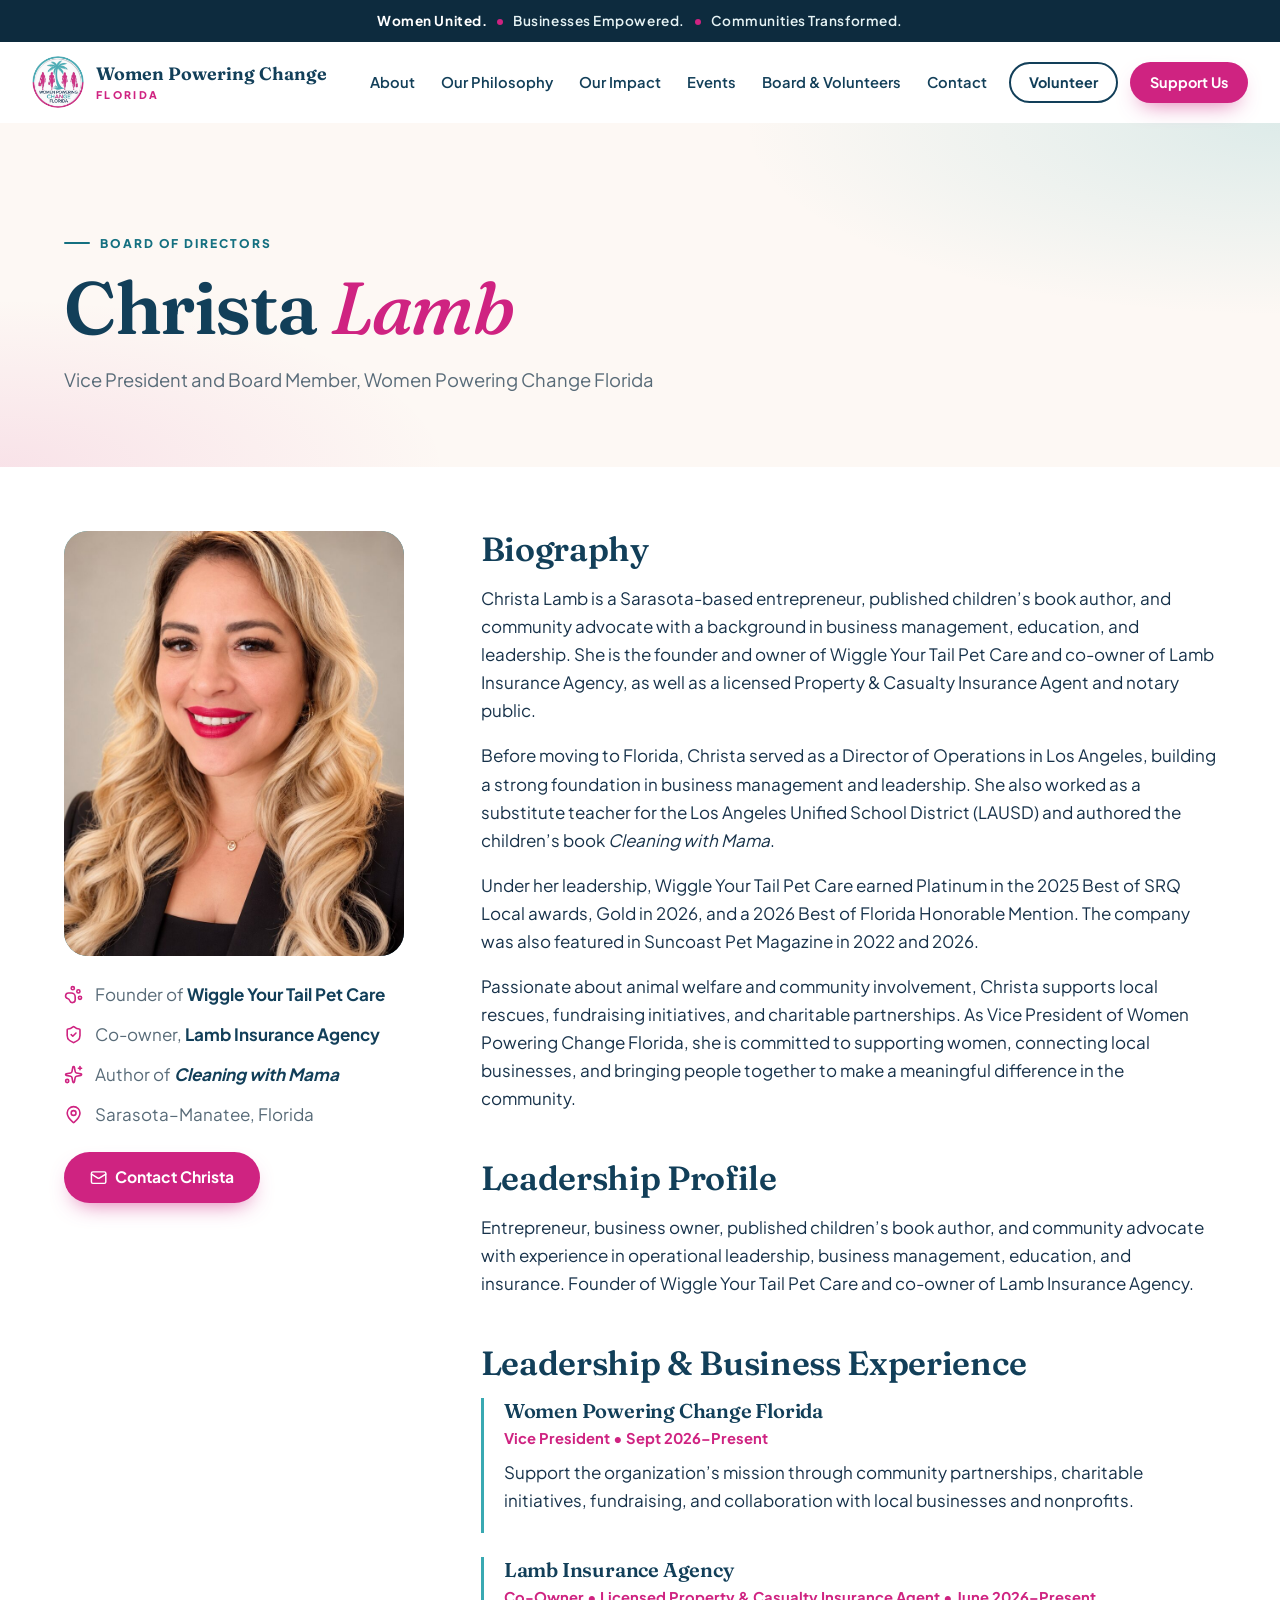
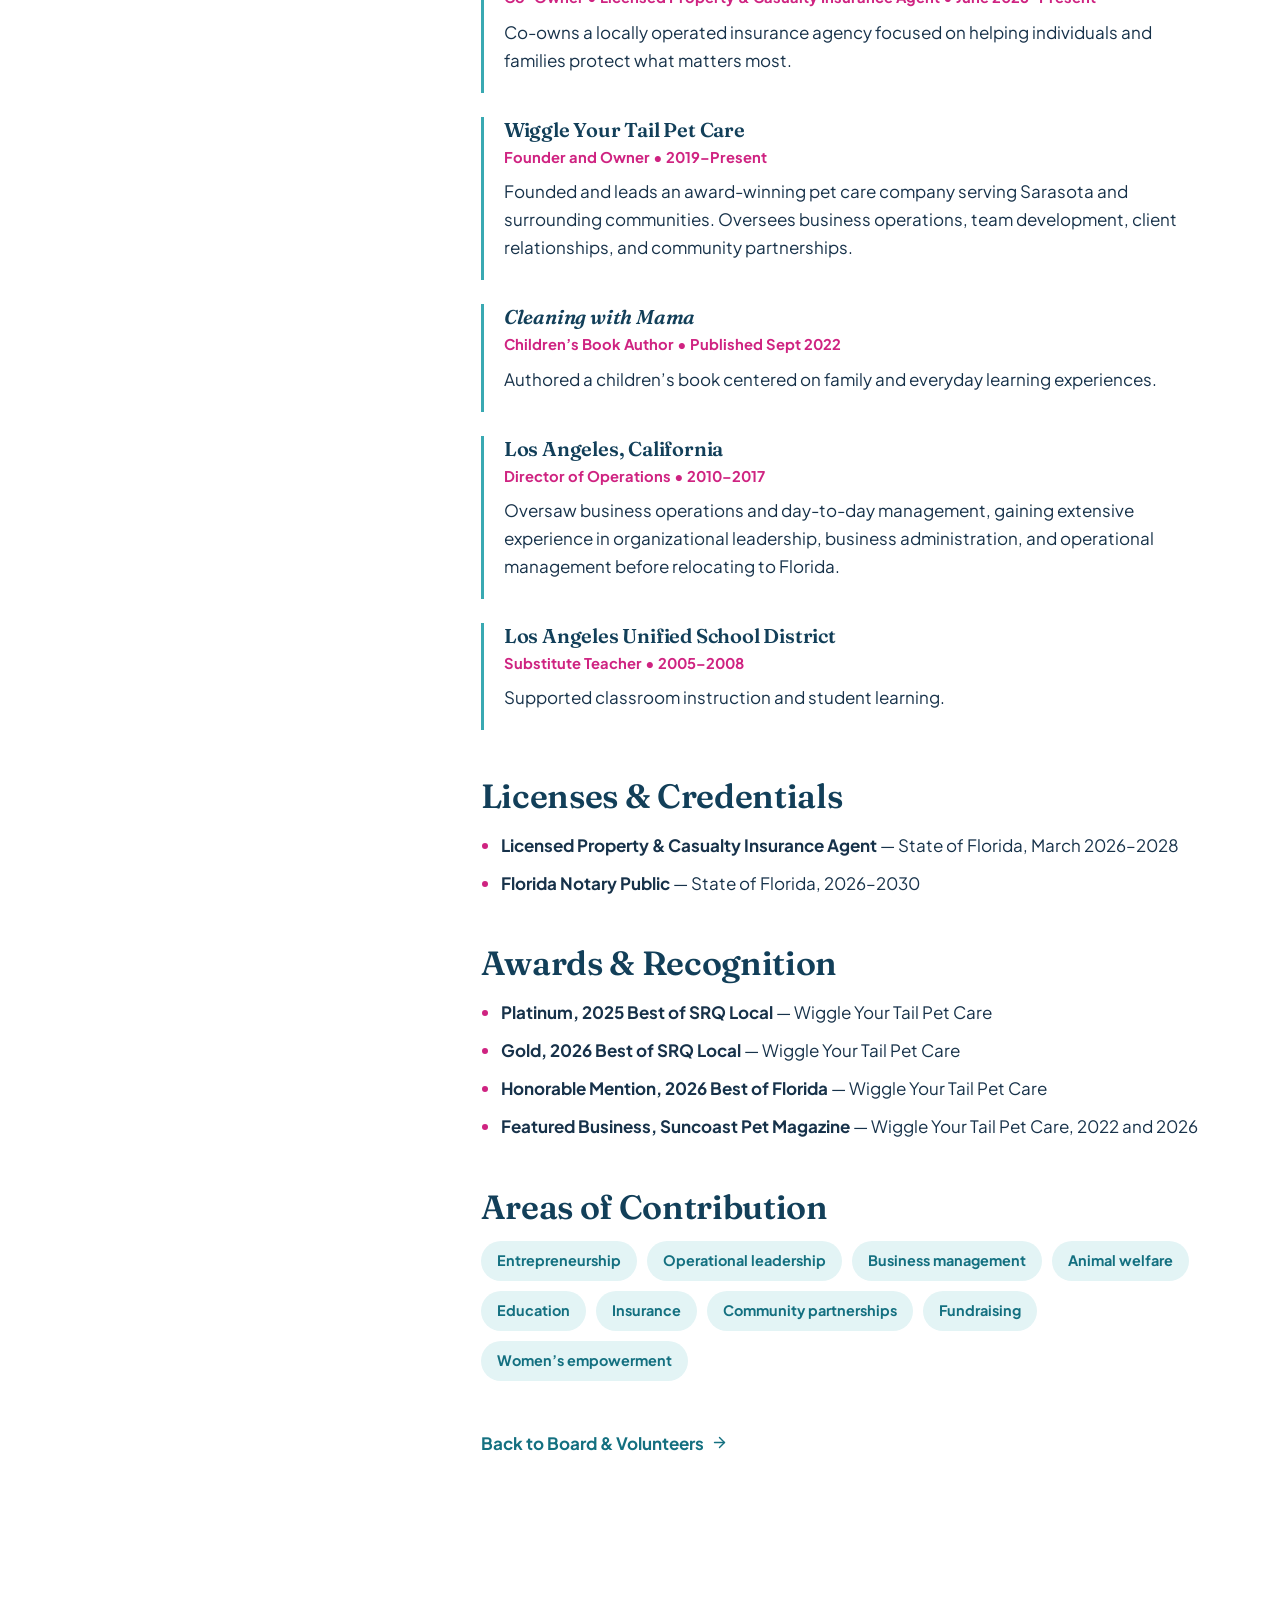
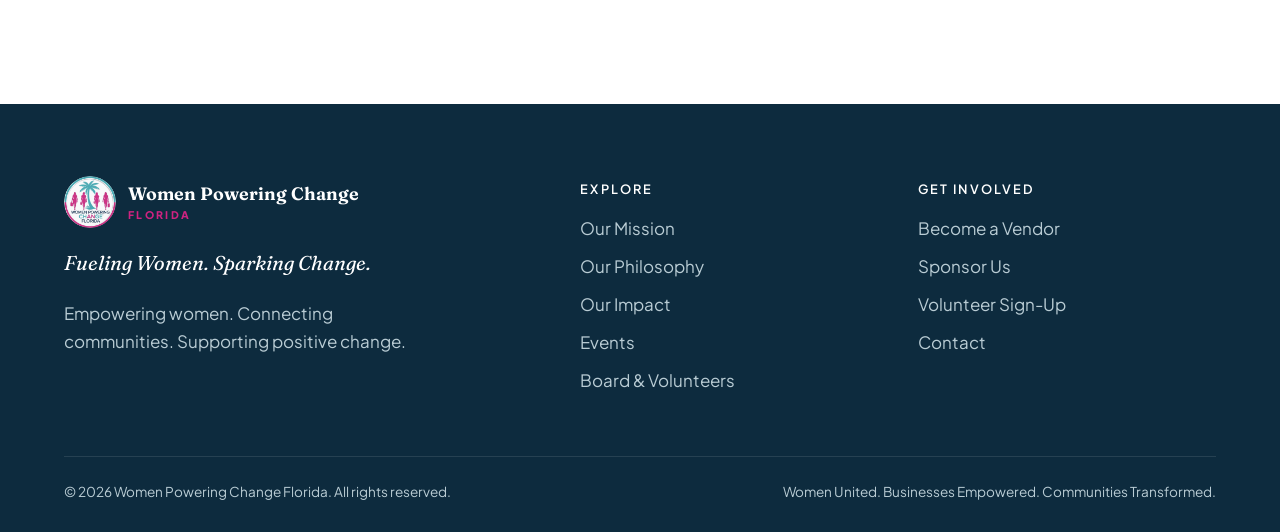
<file: christa-lamb.html>
<!DOCTYPE html>
<html lang="en">
<head>
  <meta charset="UTF-8">
  <meta name="viewport" content="width=device-width, initial-scale=1.0">
  <title>Christa Lamb, Vice President | Women Powering Change Florida</title>
  <meta name="description" content="Meet Christa Lamb, Vice President of Women Powering Change Florida: entrepreneur, published children&rsquo;s book author, and community advocate in Sarasota&ndash;Manatee.">
  <meta name="theme-color" content="#123f59">

  <meta property="og:type" content="website">
  <meta property="og:title" content="Christa Lamb | Women Powering Change Florida">
  <meta property="og:description" content="Vice President. Entrepreneur, published children&rsquo;s book author, and community advocate.">
  <meta property="og:image" content="assets/img/logo.png">

  <link rel="icon" href="assets/img/favicon.png" type="image/png">
  <link rel="apple-touch-icon" href="assets/img/apple-touch-icon.png">
  <link rel="preload" href="assets/fonts/fraunces-latin-wght-normal.woff2" as="font" type="font/woff2" crossorigin>
  <link rel="preload" href="assets/fonts/plus-jakarta-sans-latin-wght-normal.woff2" as="font" type="font/woff2" crossorigin>
  <link rel="stylesheet" href="assets/css/styles.css">
  <script>document.documentElement.classList.add("js");</script>
</head>
<body>
<a class="skip-link" href="#main">Skip to content</a>

<div class="announce">
  <strong>Women United.</strong><span class="dot"></span>Businesses Empowered.<span class="dot extra"></span><span class="extra">Communities Transformed.</span>
</div>

<header class="site-header">
  <div class="container nav">
    <a class="brand" href="index.html" aria-label="Women Powering Change Florida — home">
      <img src="assets/img/logo-192.png" alt="" width="52" height="52">
      <span class="brand-name">Women Powering Change<small>FLORIDA</small></span>
    </a>

    <button class="nav-toggle" type="button" aria-controls="primary-nav" aria-expanded="false" aria-label="Open menu">
      <span class="nav-toggle-bars"></span>
    </button>

    <nav id="primary-nav" class="primary-nav" aria-label="Main">
      <a href="index.html#about">About</a>
      <a href="index.html#philosophy">Our Philosophy</a>
      <a href="index.html#impact">Our Impact</a>
      <a href="index.html#events">Events</a>
      <a href="index.html#team">Board &amp; Volunteers</a>
      <a href="index.html#contact">Contact</a>
      <a class="btn btn-outline btn-sm" href="volunteer.html">Volunteer</a>
      <a class="btn btn-primary btn-sm" href="index.html#support">Support Us</a>
    </nav>
  </div>
</header>

<main id="main">

<section class="page-hero">
  <div class="container">
    <span class="eyebrow">Board of Directors</span>
    <h1>Christa <em>Lamb</em></h1>
    <p>Vice President and Board Member, Women Powering Change Florida</p>
  </div>
</section>

<section class="bio">
  <div class="container bio-grid">
    <aside class="bio-aside">
      <div class="photo bio-photo"><svg class="icon" aria-hidden="true"><use href="assets/img/icons.svg#sparkles"/></svg><img src="assets/img/team/christa-lamb.jpg" alt="Christa Lamb" loading="eager"></div>
      <ul class="bio-facts">
        <li><svg class="icon" aria-hidden="true"><use href="assets/img/icons.svg#paw-print"/></svg><span>Founder of <strong>Wiggle Your Tail Pet Care</strong></span></li>
        <li><svg class="icon" aria-hidden="true"><use href="assets/img/icons.svg#shield-check"/></svg><span>Co-owner, <strong>Lamb Insurance Agency</strong></span></li>
        <li><svg class="icon" aria-hidden="true"><use href="assets/img/icons.svg#sparkles"/></svg><span>Author of <strong><em>Cleaning with Mama</em></strong></span></li>
        <li><svg class="icon" aria-hidden="true"><use href="assets/img/icons.svg#map-pin"/></svg><span>Sarasota&ndash;Manatee, Florida</span></li>
      </ul>
      <a class="btn btn-primary" href="mailto:contactwpc941@gmail.com"><svg class="icon" aria-hidden="true"><use href="assets/img/icons.svg#mail"/></svg> Contact Christa</a>
    </aside>

    <div class="bio-body">
      <h2>Biography</h2>
      <p>Christa Lamb is a Sarasota-based entrepreneur, published children&rsquo;s book author, and community advocate with a background in business management, education, and leadership. She is the founder and owner of Wiggle Your Tail Pet Care and co-owner of Lamb Insurance Agency, as well as a licensed Property &amp; Casualty Insurance Agent and notary public.</p>
      <p>Before moving to Florida, Christa served as a Director of Operations in Los Angeles, building a strong foundation in business management and leadership. She also worked as a substitute teacher for the Los Angeles Unified School District (LAUSD) and authored the children&rsquo;s book <em>Cleaning with Mama</em>.</p>
      <p>Under her leadership, Wiggle Your Tail Pet Care earned Platinum in the 2025 Best of SRQ Local awards, Gold in 2026, and a 2026 Best of Florida Honorable Mention. The company was also featured in Suncoast Pet Magazine in 2022 and 2026.</p>
      <p>Passionate about animal welfare and community involvement, Christa supports local rescues, fundraising initiatives, and charitable partnerships. As Vice President of Women Powering Change Florida, she is committed to supporting women, connecting local businesses, and bringing people together to make a meaningful difference in the community.</p>

      <h2>Leadership Profile</h2>
      <p>Entrepreneur, business owner, published children&rsquo;s book author, and community advocate with experience in operational leadership, business management, education, and insurance. Founder of Wiggle Your Tail Pet Care and co-owner of Lamb Insurance Agency.</p>

      <h2>Leadership &amp; Business Experience</h2>
      <div class="role">
        <h3>Women Powering Change Florida</h3>
        <p class="role-title">Vice President &bull; Sept 2026&ndash;Present</p>
        <p>Support the organization&rsquo;s mission through community partnerships, charitable initiatives, fundraising, and collaboration with local businesses and nonprofits.</p>
      </div>
      <div class="role">
        <h3>Lamb Insurance Agency</h3>
        <p class="role-title">Co-Owner &bull; Licensed Property &amp; Casualty Insurance Agent &bull; June 2026&ndash;Present</p>
        <p>Co-owns a locally operated insurance agency focused on helping individuals and families protect what matters most.</p>
      </div>
      <div class="role">
        <h3>Wiggle Your Tail Pet Care</h3>
        <p class="role-title">Founder and Owner &bull; 2019&ndash;Present</p>
        <p>Founded and leads an award-winning pet care company serving Sarasota and surrounding communities. Oversees business operations, team development, client relationships, and community partnerships.</p>
      </div>
      <div class="role">
        <h3><em>Cleaning with Mama</em></h3>
        <p class="role-title">Children&rsquo;s Book Author &bull; Published Sept 2022</p>
        <p>Authored a children&rsquo;s book centered on family and everyday learning experiences.</p>
      </div>
      <div class="role">
        <h3>Los Angeles, California</h3>
        <p class="role-title">Director of Operations &bull; 2010&ndash;2017</p>
        <p>Oversaw business operations and day-to-day management, gaining extensive experience in organizational leadership, business administration, and operational management before relocating to Florida.</p>
      </div>
      <div class="role">
        <h3>Los Angeles Unified School District</h3>
        <p class="role-title">Substitute Teacher &bull; 2005&ndash;2008</p>
        <p>Supported classroom instruction and student learning.</p>
      </div>

      <h2>Licenses &amp; Credentials</h2>
      <ul class="awards">
        <li><strong>Licensed Property &amp; Casualty Insurance Agent</strong> &mdash; State of Florida, March 2026&ndash;2028</li>
        <li><strong>Florida Notary Public</strong> &mdash; State of Florida, 2026&ndash;2030</li>
      </ul>

      <h2>Awards &amp; Recognition</h2>
      <ul class="awards">
        <li><strong>Platinum, 2025 Best of SRQ Local</strong> &mdash; Wiggle Your Tail Pet Care</li>
        <li><strong>Gold, 2026 Best of SRQ Local</strong> &mdash; Wiggle Your Tail Pet Care</li>
        <li><strong>Honorable Mention, 2026 Best of Florida</strong> &mdash; Wiggle Your Tail Pet Care</li>
        <li><strong>Featured Business, Suncoast Pet Magazine</strong> &mdash; Wiggle Your Tail Pet Care, 2022 and 2026</li>
      </ul>

      <h2>Areas of Contribution</h2>
      <ul class="bio-chips">
        <li>Entrepreneurship</li><li>Operational leadership</li><li>Business management</li><li>Animal welfare</li><li>Education</li><li>Insurance</li><li>Community partnerships</li><li>Fundraising</li><li>Women&rsquo;s empowerment</li>
      </ul>

      <p class="bio-back"><a class="text-link" href="index.html#team">Back to Board &amp; Volunteers <svg class="icon" aria-hidden="true"><use href="assets/img/icons.svg#arrow-right"/></svg></a></p>
    </div>
  </div>
</section>

</main>

<footer class="site-footer">
  <div class="container footer-grid">
    <div class="footer-brand">
      <a class="brand" href="index.html" aria-label="Home">
        <img src="assets/img/logo-192.png" alt="" width="52" height="52">
        <span class="brand-name">Women Powering Change<small>FLORIDA</small></span>
      </a>
      <p class="footer-tag">Fueling Women. Sparking Change.</p>
      <p>Empowering women. Connecting communities. Supporting positive change.</p>
    </div>
    <nav aria-label="Quick links">
      <h2>Explore</h2>
      <ul>
        <li><a href="index.html#about">Our Mission</a></li>
        <li><a href="index.html#philosophy">Our Philosophy</a></li>
        <li><a href="index.html#impact">Our Impact</a></li>
        <li><a href="index.html#events">Events</a></li>
        <li><a href="index.html#team">Board &amp; Volunteers</a></li>
      </ul>
    </nav>
    <nav aria-label="Get involved">
      <h2>Get Involved</h2>
      <ul>
        <li><a href="vendor.html">Become a Vendor</a></li>
        <li><a href="index.html#support">Sponsor Us</a></li>
        <li><a href="volunteer.html">Volunteer Sign-Up</a></li>
        <li><a href="index.html#contact">Contact</a></li>
      </ul>
    </nav>
  </div>
  <div class="container footer-bottom">
    <span>&copy; <span data-year>2026</span> Women Powering Change Florida. All rights reserved.</span>
    <span>Women United. Businesses Empowered. Communities Transformed.</span>
  </div>
</footer>

<script src="assets/js/main.js" defer></script>
</body>
</html>
</file>
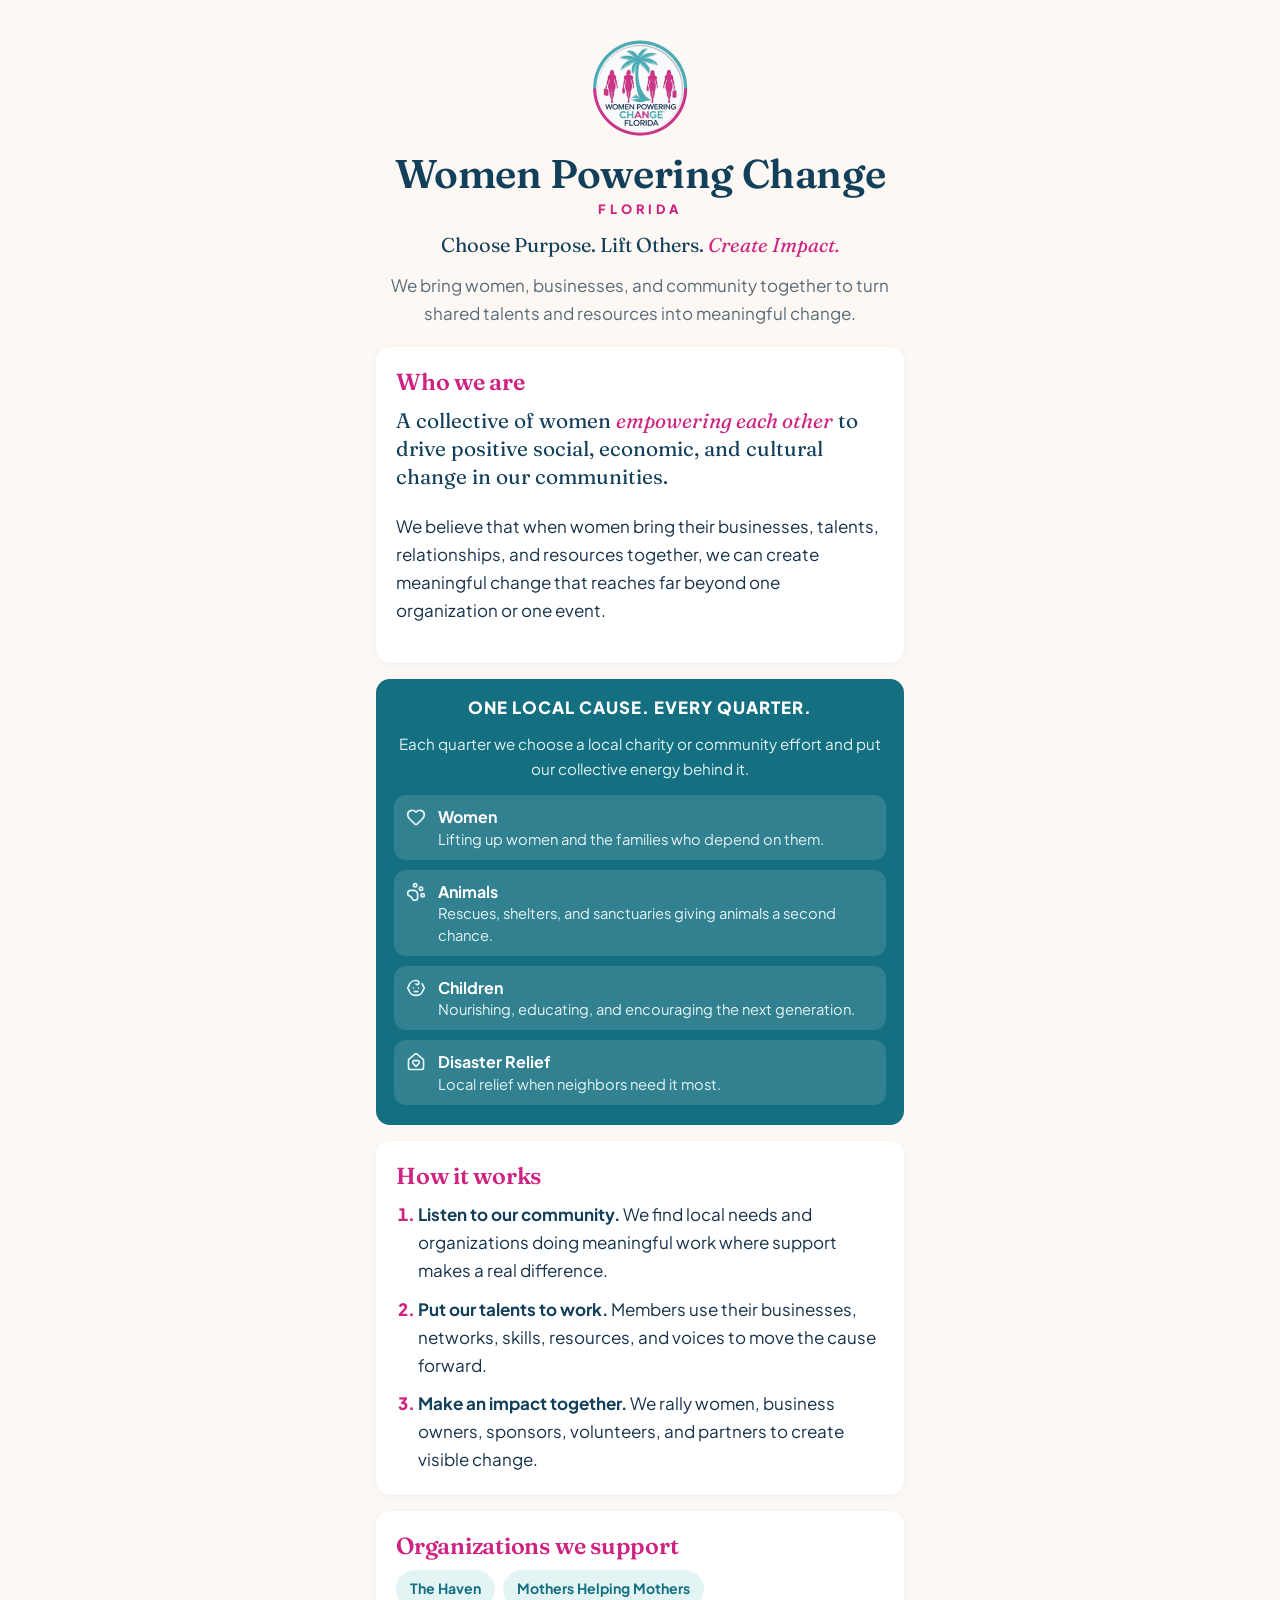
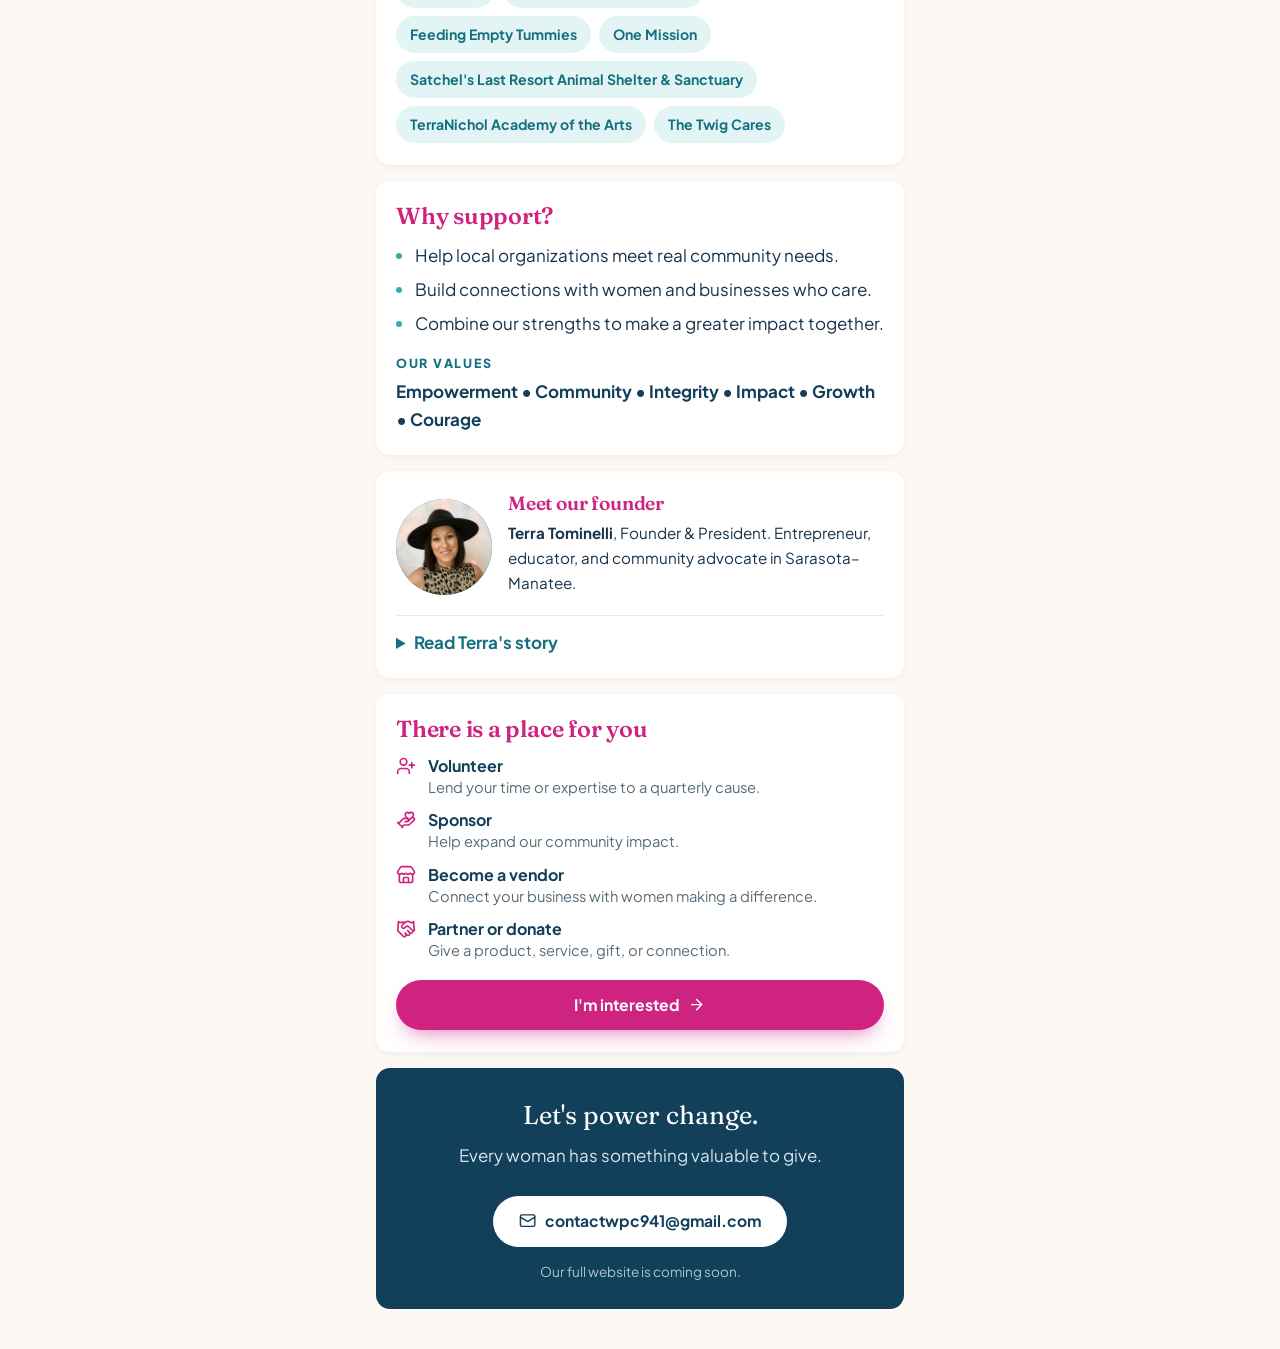
<file: info.html>
<!DOCTYPE html>
<html lang="en">
<head>
  <meta charset="UTF-8">
  <meta name="viewport" content="width=device-width, initial-scale=1.0">
  <title>Women Powering Change Florida | Get Involved</title>
  <meta name="description" content="Women Powering Change Florida brings women, businesses, and community together to support one local cause every quarter. Volunteer, sponsor, become a vendor, or partner with us.">
  <meta name="theme-color" content="#123f59">

  <meta property="og:type" content="website">
  <meta property="og:title" content="Women Powering Change Florida">
  <meta property="og:description" content="Choose Purpose. Lift Others. Create Impact. One local cause, every quarter.">
  <meta property="og:image" content="assets/img/logo.png">

  <link rel="icon" href="assets/img/favicon.png" type="image/png">
  <link rel="apple-touch-icon" href="assets/img/apple-touch-icon.png">
  <link rel="preload" href="assets/fonts/fraunces-latin-wght-normal.woff2" as="font" type="font/woff2" crossorigin>
  <link rel="preload" href="assets/fonts/plus-jakarta-sans-latin-wght-normal.woff2" as="font" type="font/woff2" crossorigin>
  <link rel="stylesheet" href="assets/css/styles.css">
</head>
<body class="info-page">
<main id="main" class="info">

  <header class="info-head">
    <img class="info-logo" src="assets/img/logo-192.png" alt="" width="96" height="96">
    <h1>Women Powering Change <small>Florida</small></h1>
    <p class="info-tagline">Choose Purpose. Lift Others. <em>Create Impact.</em></p>
    <p class="info-lede">We bring women, businesses, and community together to turn shared talents and resources into meaningful change.</p>
  </header>

  <section class="info-card" aria-labelledby="who-h">
    <h2 id="who-h">Who we are</h2>
    <p class="info-quote">A collective of women <em>empowering each other</em> to drive positive social, economic, and cultural change in our communities.</p>
    <p>We believe that when women bring their businesses, talents, relationships, and resources together, we can create meaningful change that reaches far beyond one organization or one event.</p>
  </section>

  <section class="info-band" aria-labelledby="cause-h">
    <h2 id="cause-h">One local cause. Every quarter.</h2>
    <p class="info-band-lede">Each quarter we choose a local charity or community effort and put our collective energy behind it.</p>
    <ul class="info-causes">
      <li><svg class="icon" aria-hidden="true"><use href="assets/img/icons.svg#heart"/></svg><span><strong>Women</strong>Lifting up women and the families who depend on them.</span></li>
      <li><svg class="icon" aria-hidden="true"><use href="assets/img/icons.svg#paw-print"/></svg><span><strong>Animals</strong>Rescues, shelters, and sanctuaries giving animals a second chance.</span></li>
      <li><svg class="icon" aria-hidden="true"><use href="assets/img/icons.svg#baby"/></svg><span><strong>Children</strong>Nourishing, educating, and encouraging the next generation.</span></li>
      <li><svg class="icon" aria-hidden="true"><use href="assets/img/icons.svg#house-heart"/></svg><span><strong>Disaster Relief</strong>Local relief when neighbors need it most.</span></li>
    </ul>
  </section>

  <section class="info-card" aria-labelledby="how-h">
    <h2 id="how-h">How it works</h2>
    <ol class="info-steps">
      <li><strong>Listen to our community.</strong> We find local needs and organizations doing meaningful work where support makes a real difference.</li>
      <li><strong>Put our talents to work.</strong> Members use their businesses, networks, skills, resources, and voices to move the cause forward.</li>
      <li><strong>Make an impact together.</strong> We rally women, business owners, sponsors, volunteers, and partners to create visible change.</li>
    </ol>
  </section>

  <section class="info-card" aria-labelledby="orgs-h">
    <h2 id="orgs-h">Organizations we support</h2>
    <ul class="info-tags">
      <li>The Haven</li><li>Mothers Helping Mothers</li><li>Feeding Empty Tummies</li><li>One Mission</li><li>Satchel's Last Resort Animal Shelter &amp; Sanctuary</li><li>TerraNichol Academy of the Arts</li><li>The Twig Cares</li>
    </ul>
  </section>

  <section class="info-card" aria-labelledby="why-h">
    <h2 id="why-h">Why support?</h2>
    <ul class="info-list">
      <li>Help local organizations meet real community needs.</li>
      <li>Build connections with women and businesses who care.</li>
      <li>Combine our strengths to make a greater impact together.</li>
    </ul>
    <h3 class="info-sub">Our values</h3>
    <p class="info-values">Empowerment &bull; Community &bull; Integrity &bull; Impact &bull; Growth &bull; Courage</p>
  </section>

  <section class="info-card" aria-labelledby="founder-h">
    <div class="info-founder">
      <div class="photo"><svg class="icon" aria-hidden="true"><use href="assets/img/icons.svg#sparkles"/></svg><img src="assets/img/team/terra-tominelli.jpg" alt="Terra Tominelli" loading="lazy"></div>
      <div>
        <h2 id="founder-h">Meet our founder</h2>
        <p><strong>Terra Tominelli</strong>, Founder &amp; President. Entrepreneur, educator, and community advocate in Sarasota&ndash;Manatee.</p>
      </div>
    </div>
    <details class="info-more">
      <summary>Read Terra's story</summary>
      <p>Terra Tominelli is a lifelong entrepreneur, educational innovator, and community advocate whose career spans more than 25 years in education and eight years in fashion. As Founder and President of Women Powering Change Florida and the founder of two women-owned businesses, she brings an enduring commitment to creative leadership, purposeful collaboration, and community service.</p>
      <p>As founder of TerraNichol Academy of The Arts, Terra established the first school of its kind in Sarasota County, combining a Reggio Emilia approach with Montessori-inspired principles on a certified eco-friendly campus. TerraNichol Academy was voted Best School in Sarasota County, and Terra received the Sierra Club Citizen of the Year award for its sustainability program. She has also been nominated for the Good Hero Award and SRQ Magazine&rsquo;s Women Who Roar.</p>
      <p>Through Pink Sebastian Boutique, Terra extends her creative leadership into personal styling, brand collaborations, and charity fashion shows. At Women Powering Change Florida, she brings local businesses, nonprofit partners, and community members together to empower women and support meaningful causes.</p>
    </details>
  </section>

  <section class="info-card" id="join" aria-labelledby="place-h">
    <h2 id="place-h">There is a place for you</h2>
    <ul class="info-ways">
      <li><svg class="icon" aria-hidden="true"><use href="assets/img/icons.svg#user-plus"/></svg><span><strong>Volunteer</strong>Lend your time or expertise to a quarterly cause.</span></li>
      <li><svg class="icon" aria-hidden="true"><use href="assets/img/icons.svg#hand-heart"/></svg><span><strong>Sponsor</strong>Help expand our community impact.</span></li>
      <li><svg class="icon" aria-hidden="true"><use href="assets/img/icons.svg#store"/></svg><span><strong>Become a vendor</strong>Connect your business with women making a difference.</span></li>
      <li><svg class="icon" aria-hidden="true"><use href="assets/img/icons.svg#handshake"/></svg><span><strong>Partner or donate</strong>Give a product, service, gift, or connection.</span></li>
    </ul>
    <details class="info-signup" id="info-signup">
      <summary class="btn btn-primary">I'm interested <svg class="icon" aria-hidden="true"><use href="assets/img/icons.svg#arrow-right"/></svg></summary>
      <p class="info-small info-intro">Leave your details and we'll reach out.</p>
      <form id="info-form" class="form info-form" name="get-involved" method="POST" action="info.html?sent=1"
            data-netlify="true" netlify-honeypot="company_website" novalidate>
        <input type="hidden" name="form-name" value="get-involved">
        <p class="hp" aria-hidden="true">
          <label>Leave this empty <input name="company_website" tabindex="-1" autocomplete="off"></label>
        </p>

        <fieldset class="field choice-group">
          <legend>I'd like to&hellip; <span class="optional">(choose any)</span></legend>
          <div class="choices">
            <label class="choice"><input type="checkbox" name="volunteer" value="Yes"><span><svg class="icon" aria-hidden="true"><use href="assets/img/icons.svg#user-plus"/></svg>Volunteer</span></label>
            <label class="choice"><input type="checkbox" name="sponsor" value="Yes"><span><svg class="icon" aria-hidden="true"><use href="assets/img/icons.svg#hand-heart"/></svg>Sponsor</span></label>
            <label class="choice"><input type="checkbox" name="vendor" value="Yes"><span><svg class="icon" aria-hidden="true"><use href="assets/img/icons.svg#store"/></svg>Be a vendor</span></label>
            <label class="choice"><input type="checkbox" name="partner_or_donate" value="Yes"><span><svg class="icon" aria-hidden="true"><use href="assets/img/icons.svg#handshake"/></svg>Partner or donate</span></label>
            <label class="choice"><input type="checkbox" name="learn_more" value="Yes"><span><svg class="icon" aria-hidden="true"><use href="assets/img/icons.svg#sparkles"/></svg>Just learn more</span></label>
          </div>
        </fieldset>

        <div class="field">
          <label for="name">Name <span class="req" aria-hidden="true">*</span></label>
          <input id="name" name="name" type="text" autocomplete="name" required>
          <p class="field-error" id="name-error"></p>
        </div>
        <div class="field">
          <label for="email">Email <span class="req" aria-hidden="true">*</span></label>
          <input id="email" name="email" type="email" autocomplete="email" required>
          <p class="field-error" id="email-error"></p>
        </div>
        <div class="field">
          <label for="phone">Phone <span class="optional">(optional)</span></label>
          <input id="phone" name="phone" type="tel" autocomplete="tel">
        </div>
        <div class="field">
          <label for="business">Business name <span class="optional">(optional)</span></label>
          <input id="business" name="business_name" type="text" autocomplete="organization">
        </div>
        <div class="field">
          <label for="message">Message <span class="optional">(optional)</span></label>
          <textarea id="message" name="message" rows="3" placeholder="Talents you'd like to share, a cause close to your heart, or a question."></textarea>
        </div>

        <div class="form-actions">
          <button class="btn btn-primary" type="submit">Send <svg class="icon" aria-hidden="true"><use href="assets/img/icons.svg#arrow-right"/></svg></button>
          <p class="form-status" role="status" aria-live="polite"></p>
        </div>
      </form>

      <div class="form-success" id="info-success" tabindex="-1" hidden>
        <span class="tile-icon pink"><svg class="icon" aria-hidden="true"><use href="assets/img/icons.svg#circle-check"/></svg></span>
        <h2>Thank you!</h2>
        <p>We're so glad you want to power change with us. Someone from our team will reach out soon.</p>
      </div>
    </details>
  </section>

  <footer class="info-foot">
    <p class="info-foot-title">Let's power change.</p>
    <p>Every woman has something valuable to give.</p>
    <a class="btn btn-light" href="mailto:contactwpc941@gmail.com"><svg class="icon" aria-hidden="true"><use href="assets/img/icons.svg#mail"/></svg> contactwpc941@gmail.com</a>
    <p class="info-soon">Our full website is coming soon.</p>
  </footer>

</main>
<script src="assets/js/main.js" defer></script>
</body>
</html>
</file>
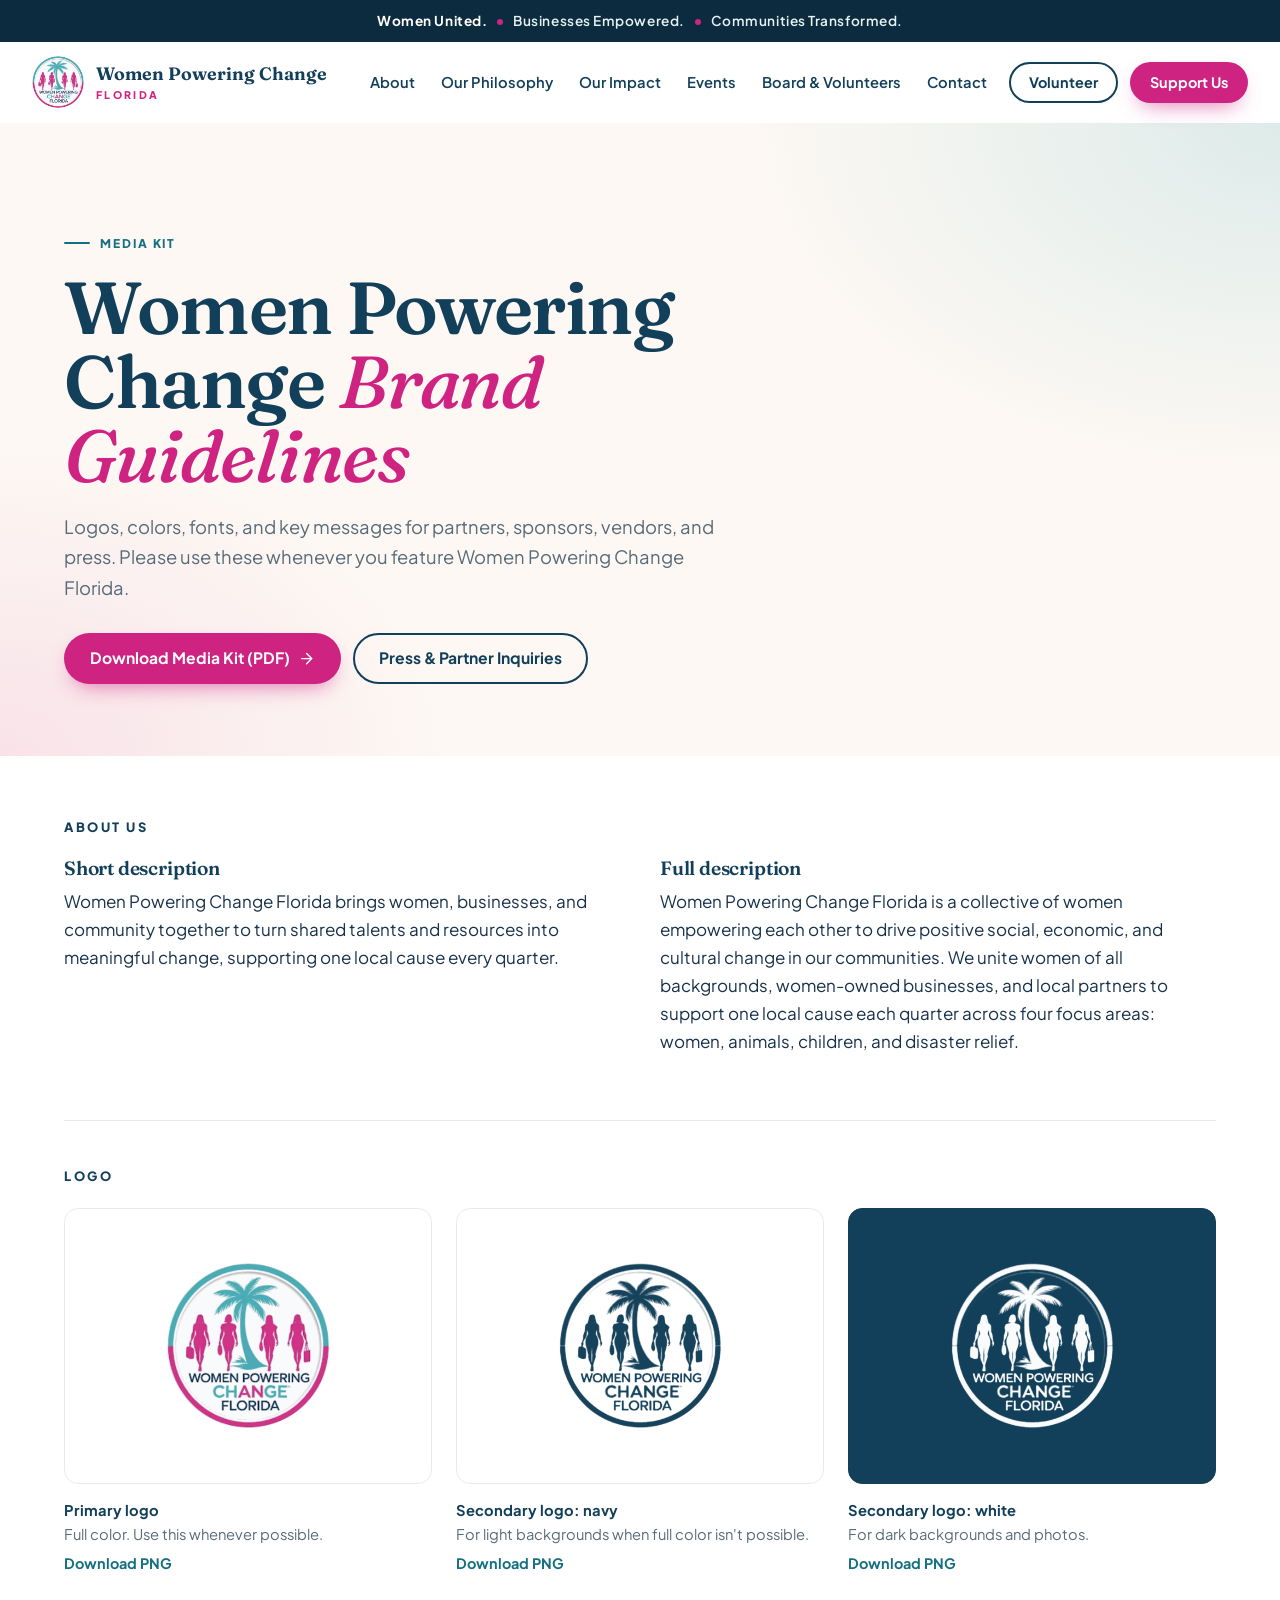
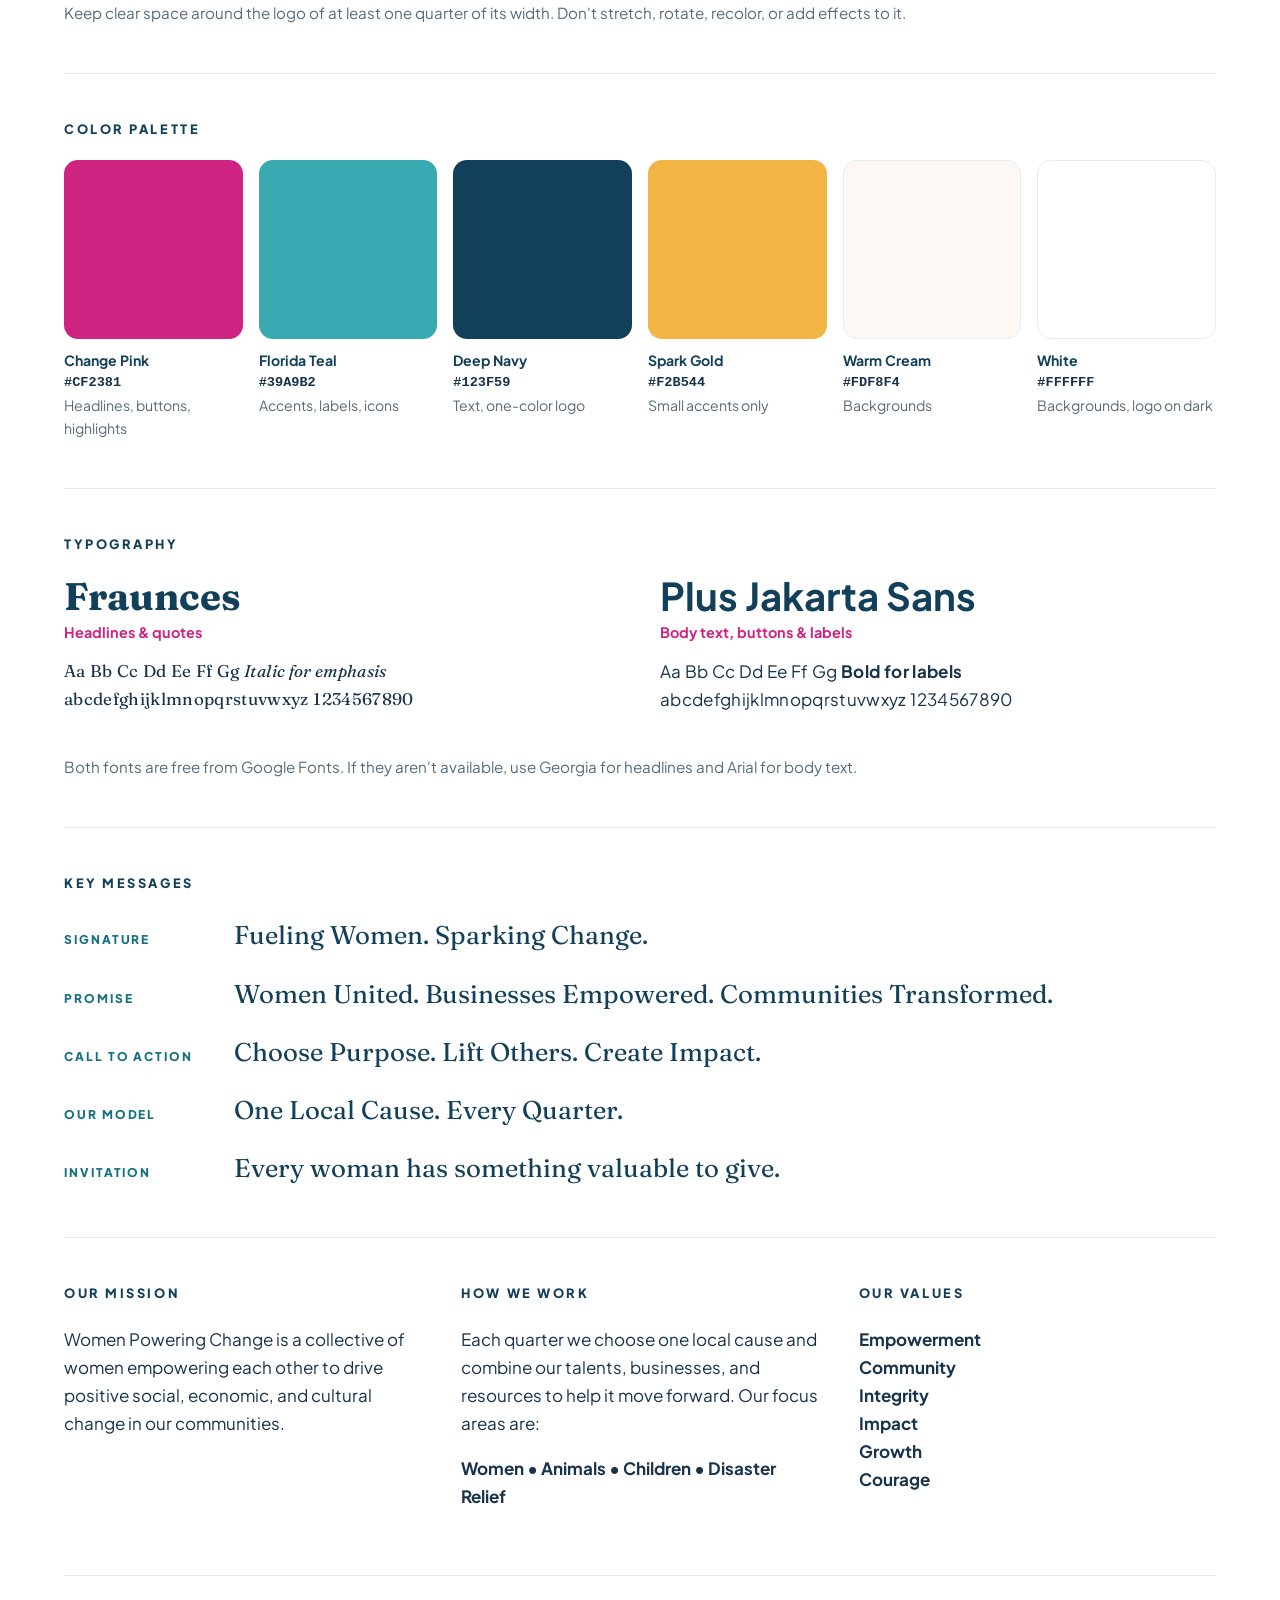
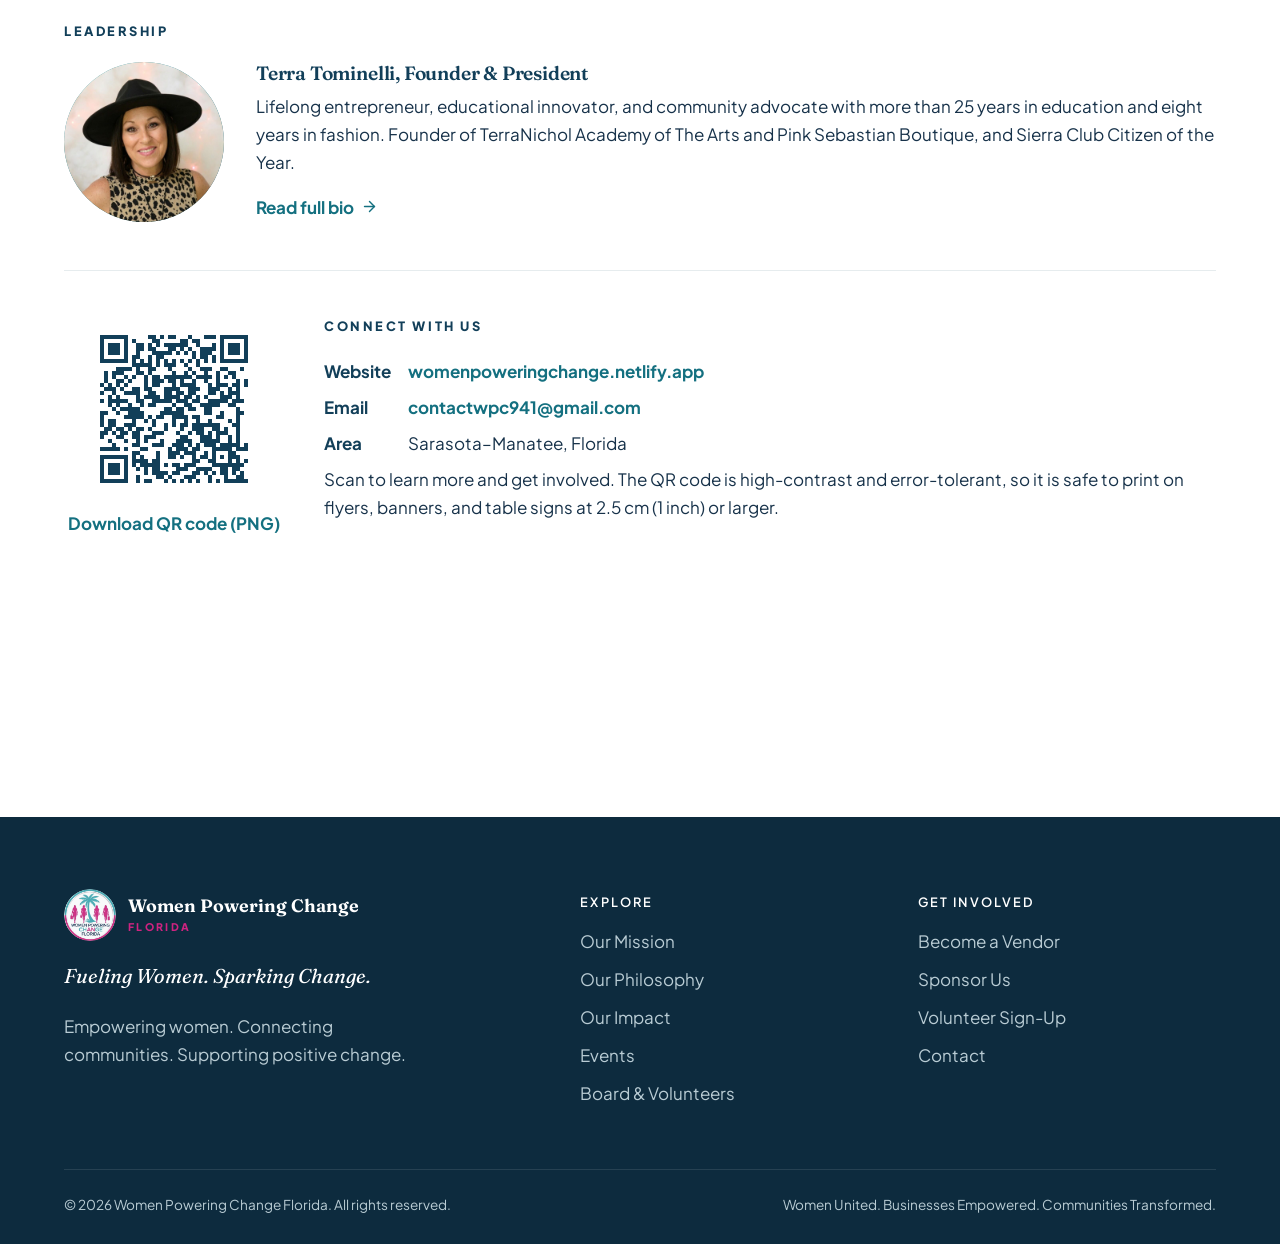
<file: media-kit.html>
<!DOCTYPE html>
<html lang="en">
<head>
  <meta charset="UTF-8">
  <meta name="viewport" content="width=device-width, initial-scale=1.0">
  <title>Media Kit | Women Powering Change Florida</title>
  <meta name="description" content="Women Powering Change Florida media kit: logos, brand colors, fonts, key messages, mission, values, and QR code for partners, sponsors, and press.">
  <meta name="theme-color" content="#123f59">

  <meta property="og:type" content="website">
  <meta property="og:title" content="Women Powering Change Florida Media Kit">
  <meta property="og:description" content="Logos, colors, fonts, and key messages for partners, sponsors, and press.">
  <meta property="og:image" content="assets/img/logo.png">

  <link rel="icon" href="assets/img/favicon.png" type="image/png">
  <link rel="apple-touch-icon" href="assets/img/apple-touch-icon.png">
  <link rel="preload" href="assets/fonts/fraunces-latin-wght-normal.woff2" as="font" type="font/woff2" crossorigin>
  <link rel="preload" href="assets/fonts/plus-jakarta-sans-latin-wght-normal.woff2" as="font" type="font/woff2" crossorigin>
  <link rel="stylesheet" href="assets/css/styles.css">
  <script>document.documentElement.classList.add("js");</script>
</head>
<body>
<a class="skip-link" href="#main">Skip to content</a>

<div class="announce">
  <strong>Women United.</strong><span class="dot"></span>Businesses Empowered.<span class="dot extra"></span><span class="extra">Communities Transformed.</span>
</div>

<header class="site-header">
  <div class="container nav">
    <a class="brand" href="index.html" aria-label="Women Powering Change Florida — home">
      <img src="assets/img/logo-192.png" alt="" width="52" height="52">
      <span class="brand-name">Women Powering Change<small>FLORIDA</small></span>
    </a>

    <button class="nav-toggle" type="button" aria-controls="primary-nav" aria-expanded="false" aria-label="Open menu">
      <span class="nav-toggle-bars"></span>
    </button>

    <nav id="primary-nav" class="primary-nav" aria-label="Main">
      <a href="index.html#about">About</a>
      <a href="index.html#philosophy">Our Philosophy</a>
      <a href="index.html#impact">Our Impact</a>
      <a href="index.html#events">Events</a>
      <a href="index.html#team">Board &amp; Volunteers</a>
      <a href="index.html#contact">Contact</a>
      <a class="btn btn-outline btn-sm" href="volunteer.html">Volunteer</a>
      <a class="btn btn-primary btn-sm" href="index.html#support">Support Us</a>
    </nav>
  </div>
</header>

<main id="main">

<section class="page-hero">
  <div class="container">
    <span class="eyebrow">Media Kit</span>
    <h1>Women Powering Change <em>Brand Guidelines</em></h1>
    <p>Logos, colors, fonts, and key messages for partners, sponsors, vendors, and press. Please use these whenever you feature Women Powering Change Florida.</p>
    <div class="actions no-print">
      <a class="btn btn-primary" href="assets/downloads/wpc-media-kit.pdf" download>Download Media Kit (PDF) <svg class="icon" aria-hidden="true"><use href="assets/img/icons.svg#arrow-right"/></svg></a>
      <a class="btn btn-outline" href="mailto:contactwpc941@gmail.com">Press &amp; Partner Inquiries</a>
    </div>
  </div>
</section>

<section class="kit">
  <div class="container">

    <div class="kit-block kit-about">
      <h2 class="kit-label">About Us</h2>
      <div class="kit-about-grid">
        <div>
          <h3>Short description</h3>
          <p>Women Powering Change Florida brings women, businesses, and community together to turn shared talents and resources into meaningful change, supporting one local cause every quarter.</p>
        </div>
        <div>
          <h3>Full description</h3>
          <p>Women Powering Change Florida is a collective of women empowering each other to drive positive social, economic, and cultural change in our communities. We unite women of all backgrounds, women-owned businesses, and local partners to support one local cause each quarter across four focus areas: women, animals, children, and disaster relief.</p>
        </div>
      </div>
    </div>

    <div class="kit-block">
      <h2 class="kit-label">Logo</h2>
      <div class="kit-logos">
        <figure class="kit-logo">
          <div class="kit-logo-stage"><img src="assets/img/logo.png" alt="Women Powering Change Florida full-color logo" width="160" height="160"></div>
          <figcaption><strong>Primary logo</strong>Full color. Use this whenever possible.<a class="text-link no-print" href="assets/img/logo.png" download>Download PNG</a></figcaption>
        </figure>
        <figure class="kit-logo">
          <div class="kit-logo-stage"><img src="assets/img/logo-navy.png" alt="Women Powering Change Florida solid navy logo" width="160" height="160"></div>
          <figcaption><strong>Secondary logo: navy</strong>For light backgrounds when full color isn't possible.<a class="text-link no-print" href="assets/img/logo-navy.png" download>Download PNG</a></figcaption>
        </figure>
        <figure class="kit-logo">
          <div class="kit-logo-stage is-dark"><img src="assets/img/logo-white.png" alt="Women Powering Change Florida solid white logo" width="160" height="160"></div>
          <figcaption><strong>Secondary logo: white</strong>For dark backgrounds and photos.<a class="text-link no-print" href="assets/img/logo-white.png" download>Download PNG</a></figcaption>
        </figure>
      </div>
      <p class="kit-note">Keep clear space around the logo of at least one quarter of its width. Don't stretch, rotate, recolor, or add effects to it.</p>
    </div>

    <div class="kit-block">
      <h2 class="kit-label">Color Palette</h2>
      <ul class="swatches">
        <li><span class="swatch" style="background:#cf2381"></span><strong>Change Pink</strong><code>#CF2381</code><span>Headlines, buttons, highlights</span></li>
        <li><span class="swatch" style="background:#39a9b2"></span><strong>Florida Teal</strong><code>#39A9B2</code><span>Accents, labels, icons</span></li>
        <li><span class="swatch" style="background:#123f59"></span><strong>Deep Navy</strong><code>#123F59</code><span>Text, one-color logo</span></li>
        <li><span class="swatch" style="background:#f2b544"></span><strong>Spark Gold</strong><code>#F2B544</code><span>Small accents only</span></li>
        <li><span class="swatch is-light" style="background:#fdf8f4"></span><strong>Warm Cream</strong><code>#FDF8F4</code><span>Backgrounds</span></li>
        <li><span class="swatch is-light" style="background:#ffffff"></span><strong>White</strong><code>#FFFFFF</code><span>Backgrounds, logo on dark</span></li>
      </ul>
    </div>

    <div class="kit-block">
      <h2 class="kit-label">Typography</h2>
      <div class="kit-type">
        <div>
          <p class="type-sample type-display">Fraunces</p>
          <p class="type-role">Headlines &amp; quotes</p>
          <p class="type-alpha type-display">Aa Bb Cc Dd Ee Ff Gg <em>Italic for emphasis</em><br>abcdefghijklmnopqrstuvwxyz 1234567890</p>
        </div>
        <div>
          <p class="type-sample">Plus Jakarta Sans</p>
          <p class="type-role">Body text, buttons &amp; labels</p>
          <p class="type-alpha">Aa Bb Cc Dd Ee Ff Gg <strong>Bold for labels</strong><br>abcdefghijklmnopqrstuvwxyz 1234567890</p>
        </div>
      </div>
      <p class="kit-note">Both fonts are free from Google Fonts. If they aren't available, use Georgia for headlines and Arial for body text.</p>
    </div>

    <div class="kit-block">
      <h2 class="kit-label">Key Messages</h2>
      <ul class="taglines">
        <li><span>Signature</span>Fueling Women. Sparking Change.</li>
        <li><span>Promise</span>Women United. Businesses Empowered. Communities Transformed.</li>
        <li><span>Call to action</span>Choose Purpose. Lift Others. Create Impact.</li>
        <li><span>Our model</span>One Local Cause. Every Quarter.</li>
        <li><span>Invitation</span>Every woman has something valuable to give.</li>
      </ul>
    </div>

    <div class="kit-block kit-three">
      <div>
        <h2 class="kit-label">Our Mission</h2>
        <p>Women Powering Change is a collective of women empowering each other to drive positive social, economic, and cultural change in our communities.</p>
      </div>
      <div>
        <h2 class="kit-label">How We Work</h2>
        <p>Each quarter we choose one local cause and combine our talents, businesses, and resources to help it move forward. Our focus areas are:</p>
        <p class="kit-focus">Women &bull; Animals &bull; Children &bull; Disaster Relief</p>
      </div>
      <div>
        <h2 class="kit-label">Our Values</h2>
        <p class="kit-values">Empowerment<br>Community<br>Integrity<br>Impact<br>Growth<br>Courage</p>
      </div>
    </div>

    <div class="kit-block kit-leader">
      <h2 class="kit-label">Leadership</h2>
      <div class="kit-leader-row">
        <div class="photo kit-leader-photo"><svg class="icon" aria-hidden="true"><use href="assets/img/icons.svg#sparkles"/></svg><img src="assets/img/team/terra-tominelli.jpg" alt="Terra Tominelli" loading="lazy"></div>
        <div>
          <h3>Terra Tominelli, Founder &amp; President</h3>
          <p>Lifelong entrepreneur, educational innovator, and community advocate with more than 25 years in education and eight years in fashion. Founder of TerraNichol Academy of The Arts and Pink Sebastian Boutique, and Sierra Club Citizen of the Year.</p>
          <a class="text-link no-print" href="terra-tominelli.html">Read full bio <svg class="icon" aria-hidden="true"><use href="assets/img/icons.svg#arrow-right"/></svg></a>
        </div>
      </div>
    </div>

    <div class="kit-block kit-connect">
      <div class="kit-qr">
        <img src="assets/img/qr-website.svg" alt="QR code linking to womenpoweringchange.netlify.app" width="180" height="180">
        <a class="text-link no-print" href="assets/downloads/wpc-qr-website.png" download>Download QR code (PNG)</a>
      </div>
      <div>
        <h2 class="kit-label">Connect With Us</h2>
        <p class="kit-connect-line"><strong>Website</strong><a href="https://womenpoweringchange.netlify.app/">womenpoweringchange.netlify.app</a></p>
        <p class="kit-connect-line"><strong>Email</strong><a href="mailto:contactwpc941@gmail.com">contactwpc941@gmail.com</a></p>
        <p class="kit-connect-line"><strong>Area</strong>Sarasota&ndash;Manatee, Florida</p>
        <p>Scan to learn more and get involved. The QR code is high-contrast and error-tolerant, so it is safe to print on flyers, banners, and table signs at 2.5&nbsp;cm (1&nbsp;inch) or larger.</p>
      </div>
    </div>

  </div>
</section>

</main>

<footer class="site-footer">
  <div class="container footer-grid">
    <div class="footer-brand">
      <a class="brand" href="index.html" aria-label="Home">
        <img src="assets/img/logo-192.png" alt="" width="52" height="52">
        <span class="brand-name">Women Powering Change<small>FLORIDA</small></span>
      </a>
      <p class="footer-tag">Fueling Women. Sparking Change.</p>
      <p>Empowering women. Connecting communities. Supporting positive change.</p>
    </div>
    <nav aria-label="Quick links">
      <h2>Explore</h2>
      <ul>
        <li><a href="index.html#about">Our Mission</a></li>
        <li><a href="index.html#philosophy">Our Philosophy</a></li>
        <li><a href="index.html#impact">Our Impact</a></li>
        <li><a href="index.html#events">Events</a></li>
        <li><a href="index.html#team">Board &amp; Volunteers</a></li>
      </ul>
    </nav>
    <nav aria-label="Get involved">
      <h2>Get Involved</h2>
      <ul>
        <li><a href="vendor.html">Become a Vendor</a></li>
        <li><a href="index.html#support">Sponsor Us</a></li>
        <li><a href="volunteer.html">Volunteer Sign-Up</a></li>
        <li><a href="index.html#contact">Contact</a></li>
      </ul>
    </nav>
  </div>
  <div class="container footer-bottom">
    <span>&copy; <span data-year>2026</span> Women Powering Change Florida. All rights reserved.</span>
    <span>Women United. Businesses Empowered. Communities Transformed.</span>
  </div>
</footer>

<script src="assets/js/main.js" defer></script>
</body>
</html>
</file>
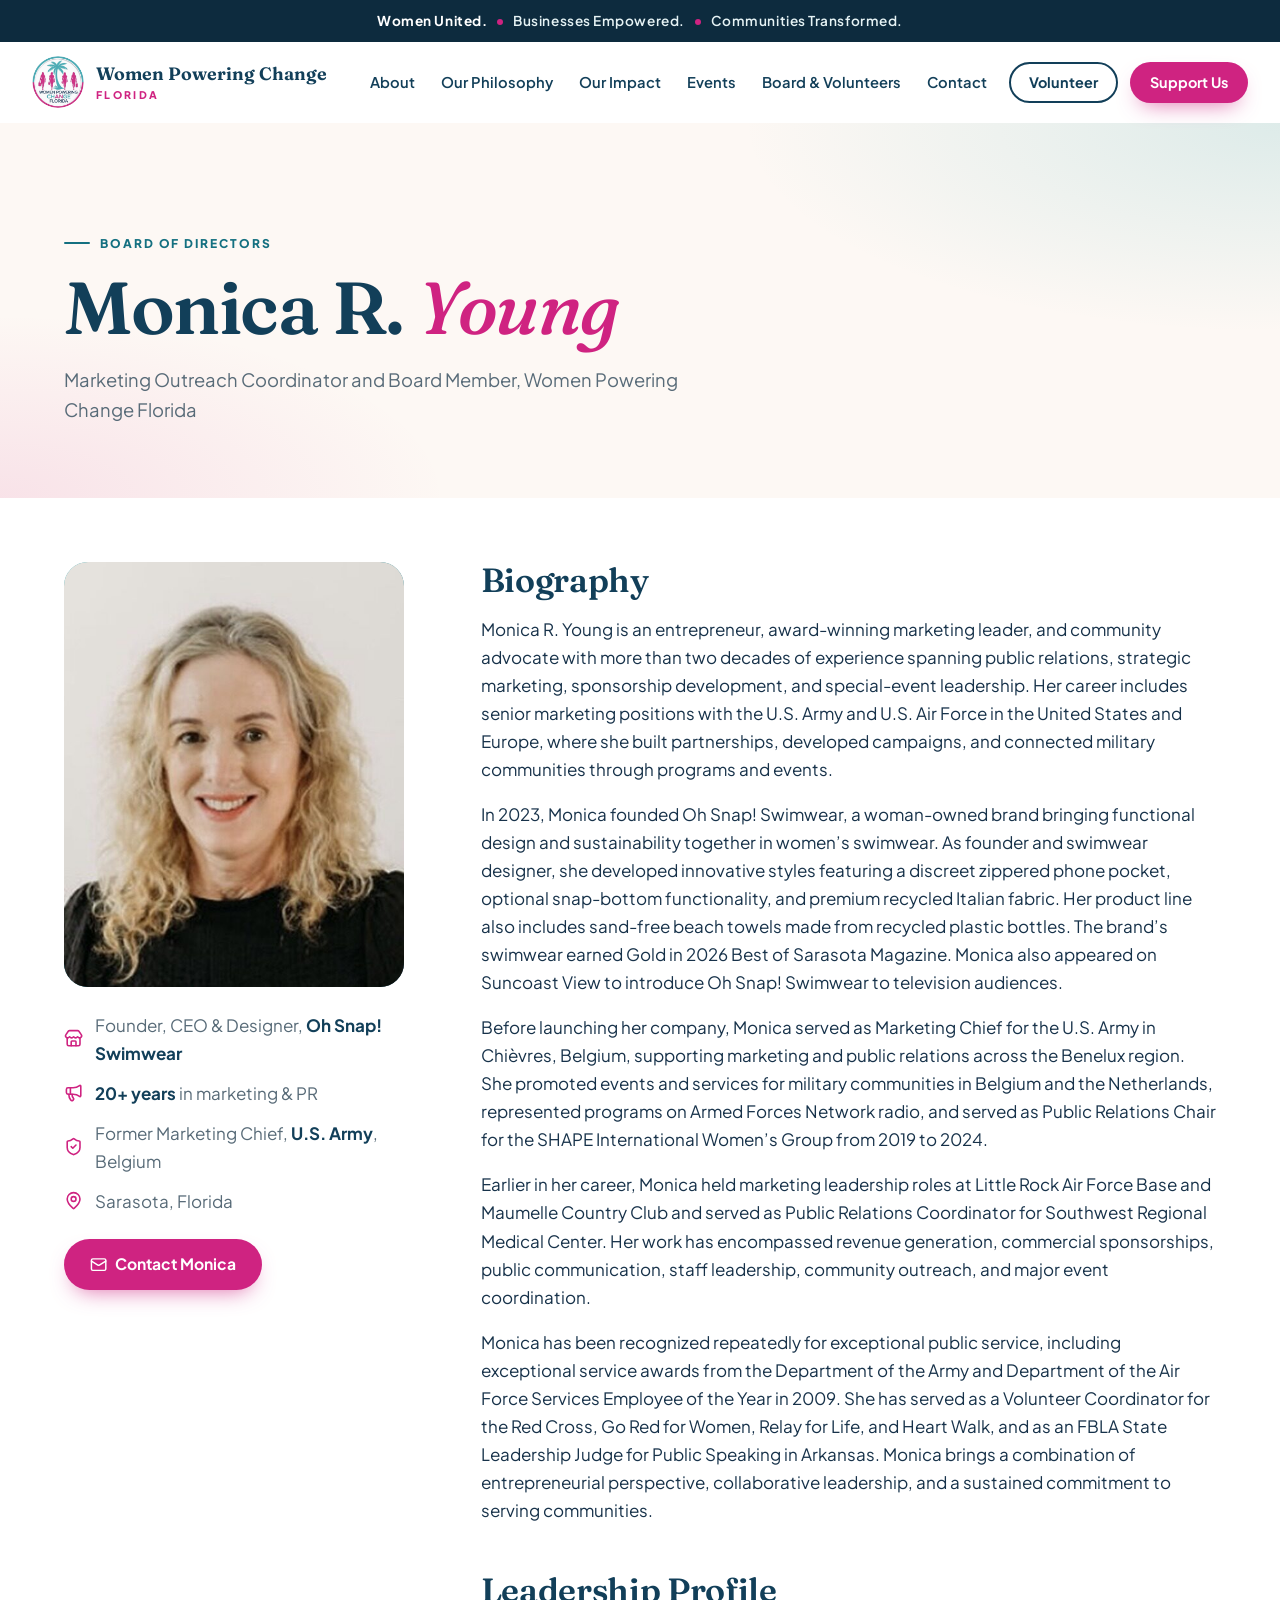
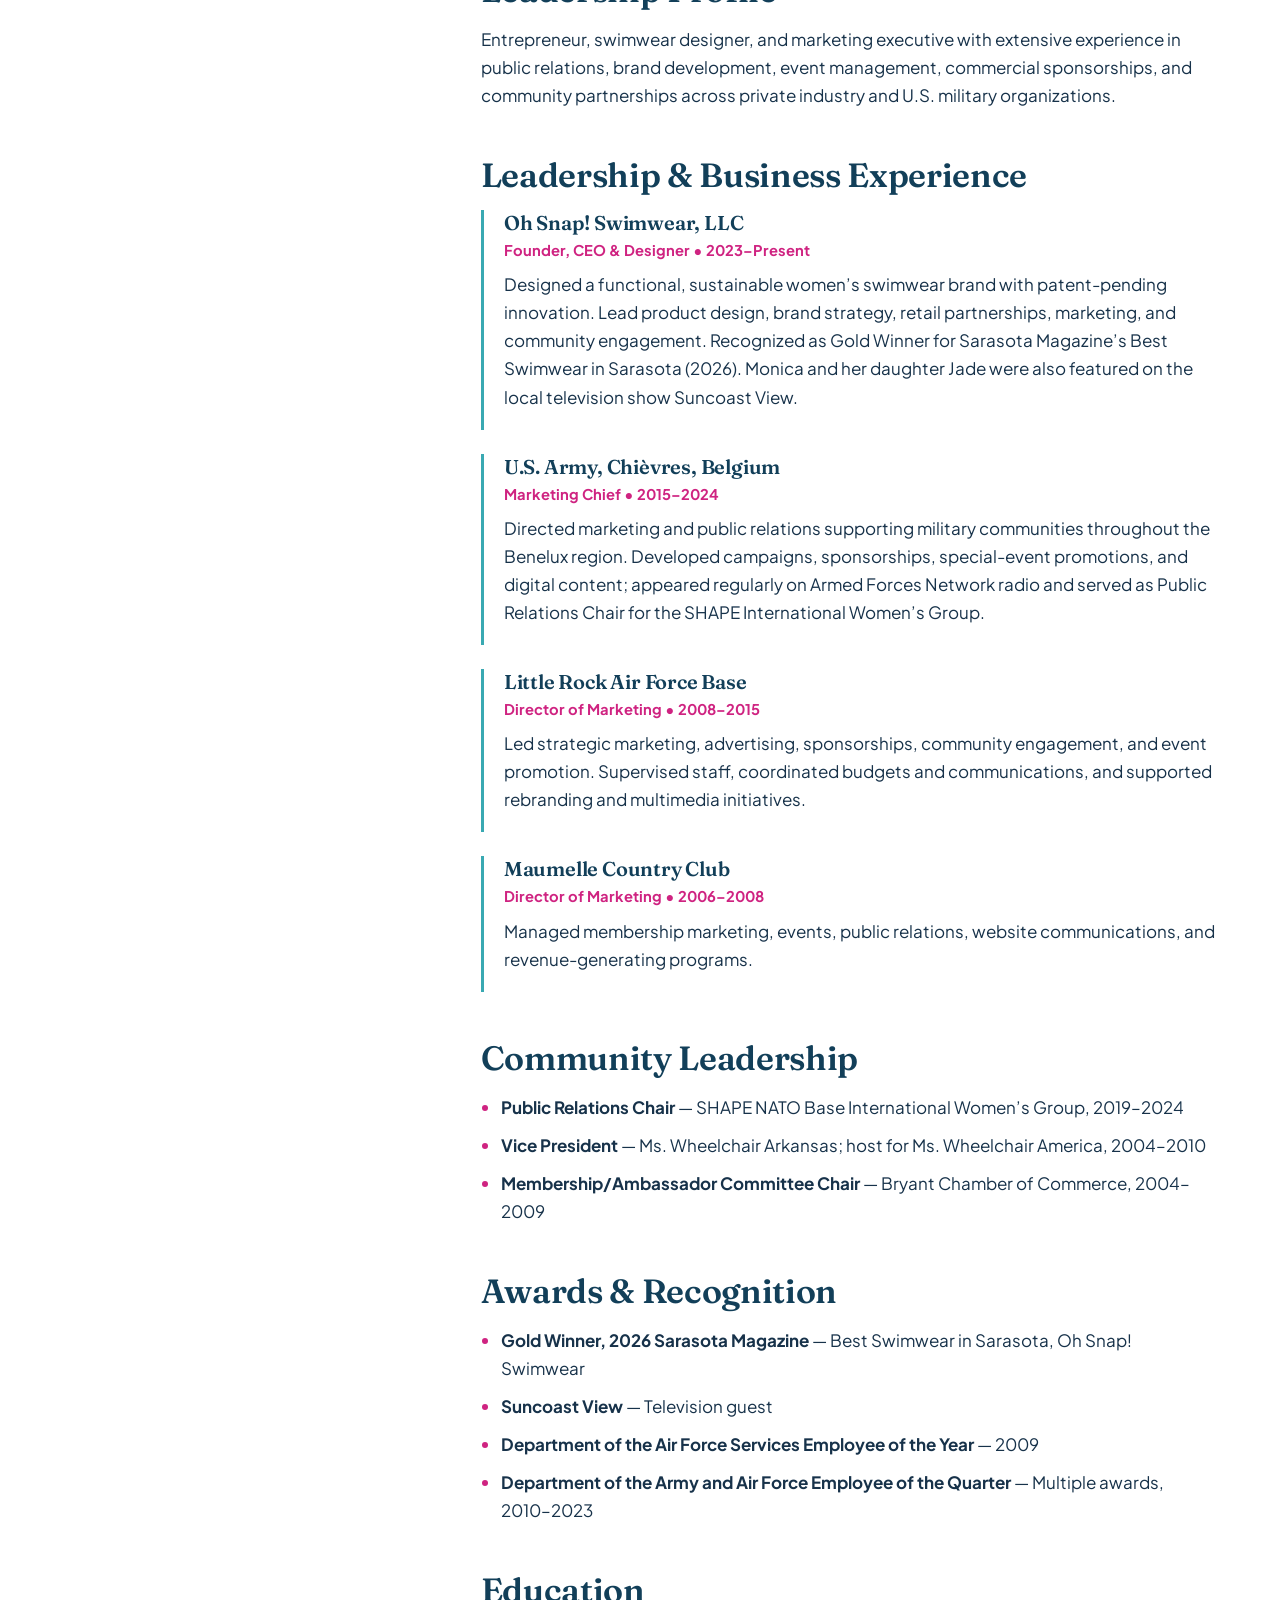
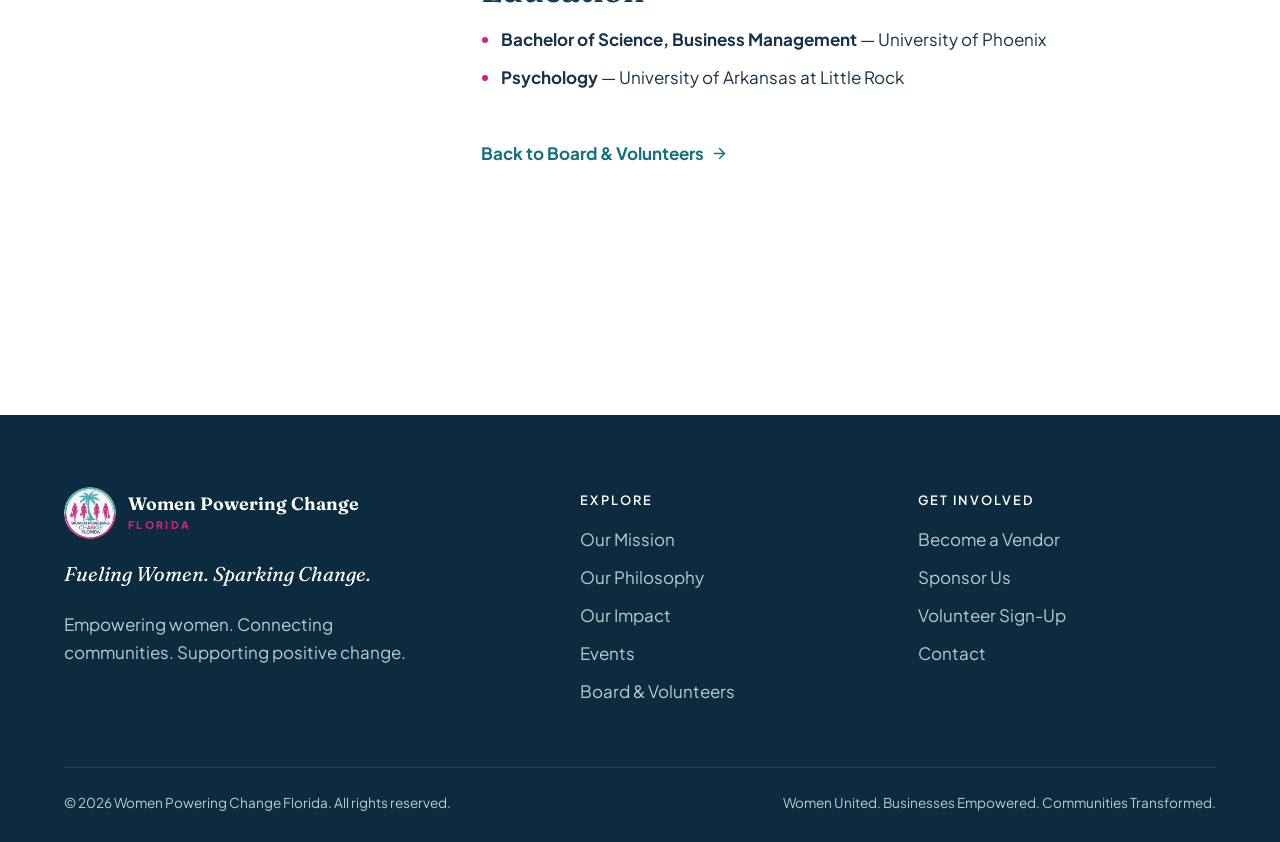
<file: monica-young.html>
<!DOCTYPE html>
<html lang="en">
<head>
  <meta charset="UTF-8">
  <meta name="viewport" content="width=device-width, initial-scale=1.0">
  <title>Monica R. Young, Marketing Outreach Coordinator | Women Powering Change Florida</title>
  <meta name="description" content="Meet Monica R. Young, Marketing Outreach Coordinator and Board Member of Women Powering Change Florida: entrepreneur, award-winning marketing leader, and community advocate.">
  <meta name="theme-color" content="#123f59">

  <meta property="og:type" content="website">
  <meta property="og:title" content="Monica R. Young | Women Powering Change Florida">
  <meta property="og:description" content="Marketing Outreach Coordinator. Entrepreneur, award-winning marketing leader, and community advocate.">
  <meta property="og:image" content="assets/img/logo.png">

  <link rel="icon" href="assets/img/favicon.png" type="image/png">
  <link rel="apple-touch-icon" href="assets/img/apple-touch-icon.png">
  <link rel="preload" href="assets/fonts/fraunces-latin-wght-normal.woff2" as="font" type="font/woff2" crossorigin>
  <link rel="preload" href="assets/fonts/plus-jakarta-sans-latin-wght-normal.woff2" as="font" type="font/woff2" crossorigin>
  <link rel="stylesheet" href="assets/css/styles.css">
  <script>document.documentElement.classList.add("js");</script>
</head>
<body>
<a class="skip-link" href="#main">Skip to content</a>

<div class="announce">
  <strong>Women United.</strong><span class="dot"></span>Businesses Empowered.<span class="dot extra"></span><span class="extra">Communities Transformed.</span>
</div>

<header class="site-header">
  <div class="container nav">
    <a class="brand" href="index.html" aria-label="Women Powering Change Florida — home">
      <img src="assets/img/logo-192.png" alt="" width="52" height="52">
      <span class="brand-name">Women Powering Change<small>FLORIDA</small></span>
    </a>

    <button class="nav-toggle" type="button" aria-controls="primary-nav" aria-expanded="false" aria-label="Open menu">
      <span class="nav-toggle-bars"></span>
    </button>

    <nav id="primary-nav" class="primary-nav" aria-label="Main">
      <a href="index.html#about">About</a>
      <a href="index.html#philosophy">Our Philosophy</a>
      <a href="index.html#impact">Our Impact</a>
      <a href="index.html#events">Events</a>
      <a href="index.html#team">Board &amp; Volunteers</a>
      <a href="index.html#contact">Contact</a>
      <a class="btn btn-outline btn-sm" href="volunteer.html">Volunteer</a>
      <a class="btn btn-primary btn-sm" href="index.html#support">Support Us</a>
    </nav>
  </div>
</header>

<main id="main">

<section class="page-hero">
  <div class="container">
    <span class="eyebrow">Board of Directors</span>
    <h1>Monica R. <em>Young</em></h1>
    <p>Marketing Outreach Coordinator and Board Member, Women Powering Change Florida</p>
  </div>
</section>

<section class="bio">
  <div class="container bio-grid">
    <aside class="bio-aside">
      <div class="photo bio-photo"><svg class="icon" aria-hidden="true"><use href="assets/img/icons.svg#sparkles"/></svg><img src="assets/img/team/monica-young.jpg" alt="Monica R. Young" loading="eager"></div>
      <ul class="bio-facts">
        <li><svg class="icon" aria-hidden="true"><use href="assets/img/icons.svg#store"/></svg><span>Founder, CEO &amp; Designer, <strong>Oh Snap! Swimwear</strong></span></li>
        <li><svg class="icon" aria-hidden="true"><use href="assets/img/icons.svg#megaphone"/></svg><span><strong>20+ years</strong> in marketing &amp; PR</span></li>
        <li><svg class="icon" aria-hidden="true"><use href="assets/img/icons.svg#shield-check"/></svg><span>Former Marketing Chief, <strong>U.S. Army</strong>, Belgium</span></li>
        <li><svg class="icon" aria-hidden="true"><use href="assets/img/icons.svg#map-pin"/></svg><span>Sarasota, Florida</span></li>
      </ul>
      <a class="btn btn-primary" href="mailto:contactwpc941@gmail.com"><svg class="icon" aria-hidden="true"><use href="assets/img/icons.svg#mail"/></svg> Contact Monica</a>
    </aside>

    <div class="bio-body">
      <h2>Biography</h2>
      <p>Monica R. Young is an entrepreneur, award-winning marketing leader, and community advocate with more than two decades of experience spanning public relations, strategic marketing, sponsorship development, and special-event leadership. Her career includes senior marketing positions with the U.S. Army and U.S. Air Force in the United States and Europe, where she built partnerships, developed campaigns, and connected military communities through programs and events.</p>
      <p>In 2023, Monica founded Oh Snap! Swimwear, a woman-owned brand bringing functional design and sustainability together in women&rsquo;s swimwear. As founder and swimwear designer, she developed innovative styles featuring a discreet zippered phone pocket, optional snap-bottom functionality, and premium recycled Italian fabric. Her product line also includes sand-free beach towels made from recycled plastic bottles. The brand&rsquo;s swimwear earned Gold in 2026 Best of Sarasota Magazine. Monica also appeared on Suncoast View to introduce Oh Snap! Swimwear to television audiences.</p>
      <p>Before launching her company, Monica served as Marketing Chief for the U.S. Army in Chi&egrave;vres, Belgium, supporting marketing and public relations across the Benelux region. She promoted events and services for military communities in Belgium and the Netherlands, represented programs on Armed Forces Network radio, and served as Public Relations Chair for the SHAPE International Women&rsquo;s Group from 2019 to 2024.</p>
      <p>Earlier in her career, Monica held marketing leadership roles at Little Rock Air Force Base and Maumelle Country Club and served as Public Relations Coordinator for Southwest Regional Medical Center. Her work has encompassed revenue generation, commercial sponsorships, public communication, staff leadership, community outreach, and major event coordination.</p>
      <p>Monica has been recognized repeatedly for exceptional public service, including exceptional service awards from the Department of the Army and Department of the Air Force Services Employee of the Year in 2009. She has served as a Volunteer Coordinator for the Red Cross, Go Red for Women, Relay for Life, and Heart Walk, and as an FBLA State Leadership Judge for Public Speaking in Arkansas. Monica brings a combination of entrepreneurial perspective, collaborative leadership, and a sustained commitment to serving communities.</p>

      <h2>Leadership Profile</h2>
      <p>Entrepreneur, swimwear designer, and marketing executive with extensive experience in public relations, brand development, event management, commercial sponsorships, and community partnerships across private industry and U.S. military organizations.</p>

      <h2>Leadership &amp; Business Experience</h2>
      <div class="role">
        <h3>Oh Snap! Swimwear, LLC</h3>
        <p class="role-title">Founder, CEO &amp; Designer &bull; 2023&ndash;Present</p>
        <p>Designed a functional, sustainable women&rsquo;s swimwear brand with patent-pending innovation. Lead product design, brand strategy, retail partnerships, marketing, and community engagement. Recognized as Gold Winner for Sarasota Magazine&rsquo;s Best Swimwear in Sarasota (2026). Monica and her daughter Jade were also featured on the local television show Suncoast View.</p>
      </div>
      <div class="role">
        <h3>U.S. Army, Chi&egrave;vres, Belgium</h3>
        <p class="role-title">Marketing Chief &bull; 2015&ndash;2024</p>
        <p>Directed marketing and public relations supporting military communities throughout the Benelux region. Developed campaigns, sponsorships, special-event promotions, and digital content; appeared regularly on Armed Forces Network radio and served as Public Relations Chair for the SHAPE International Women&rsquo;s Group.</p>
      </div>
      <div class="role">
        <h3>Little Rock Air Force Base</h3>
        <p class="role-title">Director of Marketing &bull; 2008&ndash;2015</p>
        <p>Led strategic marketing, advertising, sponsorships, community engagement, and event promotion. Supervised staff, coordinated budgets and communications, and supported rebranding and multimedia initiatives.</p>
      </div>
      <div class="role">
        <h3>Maumelle Country Club</h3>
        <p class="role-title">Director of Marketing &bull; 2006&ndash;2008</p>
        <p>Managed membership marketing, events, public relations, website communications, and revenue-generating programs.</p>
      </div>

      <h2>Community Leadership</h2>
      <ul class="awards">
        <li><strong>Public Relations Chair</strong> &mdash; SHAPE NATO Base International Women&rsquo;s Group, 2019&ndash;2024</li>
        <li><strong>Vice President</strong> &mdash; Ms. Wheelchair Arkansas; host for Ms. Wheelchair America, 2004&ndash;2010</li>
        <li><strong>Membership/Ambassador Committee Chair</strong> &mdash; Bryant Chamber of Commerce, 2004&ndash;2009</li>
      </ul>

      <h2>Awards &amp; Recognition</h2>
      <ul class="awards">
        <li><strong>Gold Winner, 2026 Sarasota Magazine</strong> &mdash; Best Swimwear in Sarasota, Oh Snap! Swimwear</li>
        <li><strong>Suncoast View</strong> &mdash; Television guest</li>
        <li><strong>Department of the Air Force Services Employee of the Year</strong> &mdash; 2009</li>
        <li><strong>Department of the Army and Air Force Employee of the Quarter</strong> &mdash; Multiple awards, 2010&ndash;2023</li>
      </ul>

      <h2>Education</h2>
      <ul class="awards">
        <li><strong>Bachelor of Science, Business Management</strong> &mdash; University of Phoenix</li>
        <li><strong>Psychology</strong> &mdash; University of Arkansas at Little Rock</li>
      </ul>

      <p class="bio-back"><a class="text-link" href="index.html#team">Back to Board &amp; Volunteers <svg class="icon" aria-hidden="true"><use href="assets/img/icons.svg#arrow-right"/></svg></a></p>
    </div>
  </div>
</section>

</main>

<footer class="site-footer">
  <div class="container footer-grid">
    <div class="footer-brand">
      <a class="brand" href="index.html" aria-label="Home">
        <img src="assets/img/logo-192.png" alt="" width="52" height="52">
        <span class="brand-name">Women Powering Change<small>FLORIDA</small></span>
      </a>
      <p class="footer-tag">Fueling Women. Sparking Change.</p>
      <p>Empowering women. Connecting communities. Supporting positive change.</p>
    </div>
    <nav aria-label="Quick links">
      <h2>Explore</h2>
      <ul>
        <li><a href="index.html#about">Our Mission</a></li>
        <li><a href="index.html#philosophy">Our Philosophy</a></li>
        <li><a href="index.html#impact">Our Impact</a></li>
        <li><a href="index.html#events">Events</a></li>
        <li><a href="index.html#team">Board &amp; Volunteers</a></li>
      </ul>
    </nav>
    <nav aria-label="Get involved">
      <h2>Get Involved</h2>
      <ul>
        <li><a href="vendor.html">Become a Vendor</a></li>
        <li><a href="index.html#support">Sponsor Us</a></li>
        <li><a href="volunteer.html">Volunteer Sign-Up</a></li>
        <li><a href="index.html#contact">Contact</a></li>
      </ul>
    </nav>
  </div>
  <div class="container footer-bottom">
    <span>&copy; <span data-year>2026</span> Women Powering Change Florida. All rights reserved.</span>
    <span>Women United. Businesses Empowered. Communities Transformed.</span>
  </div>
</footer>

<script src="assets/js/main.js" defer></script>
</body>
</html>
</file>
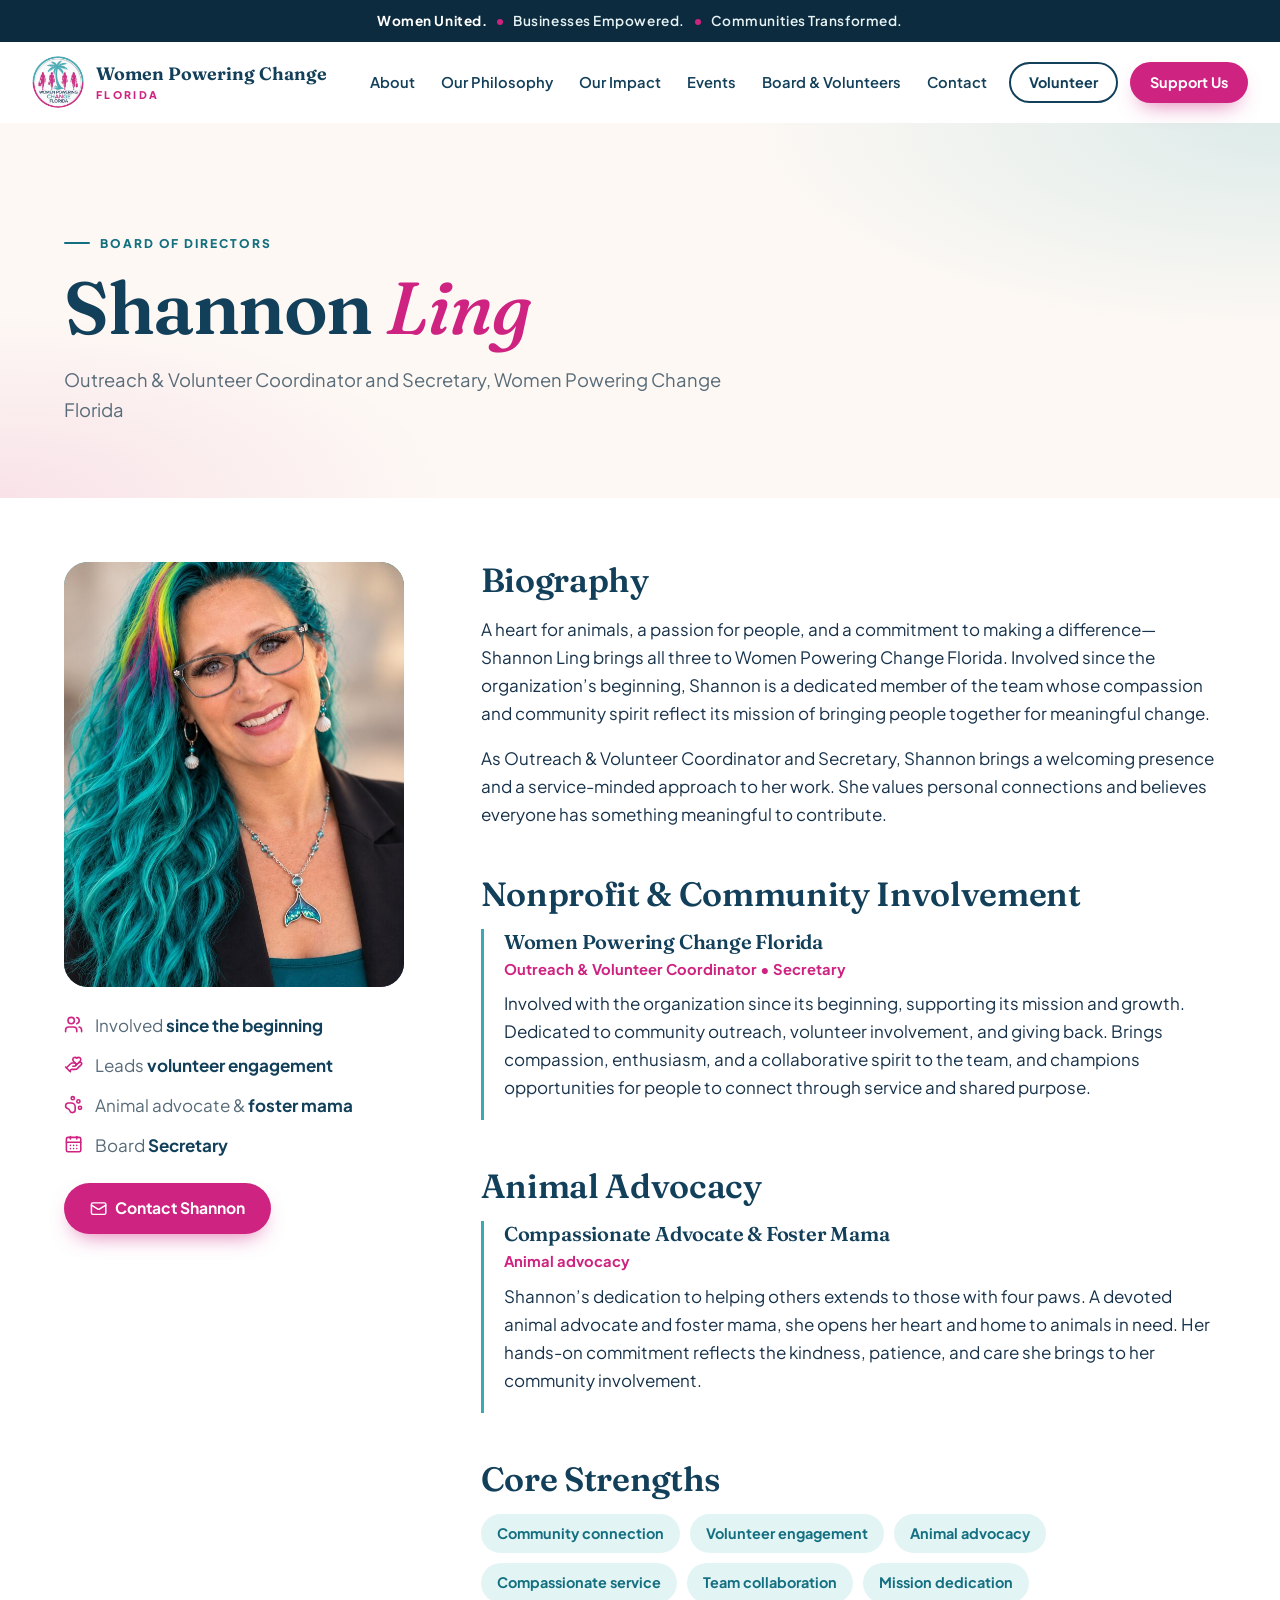
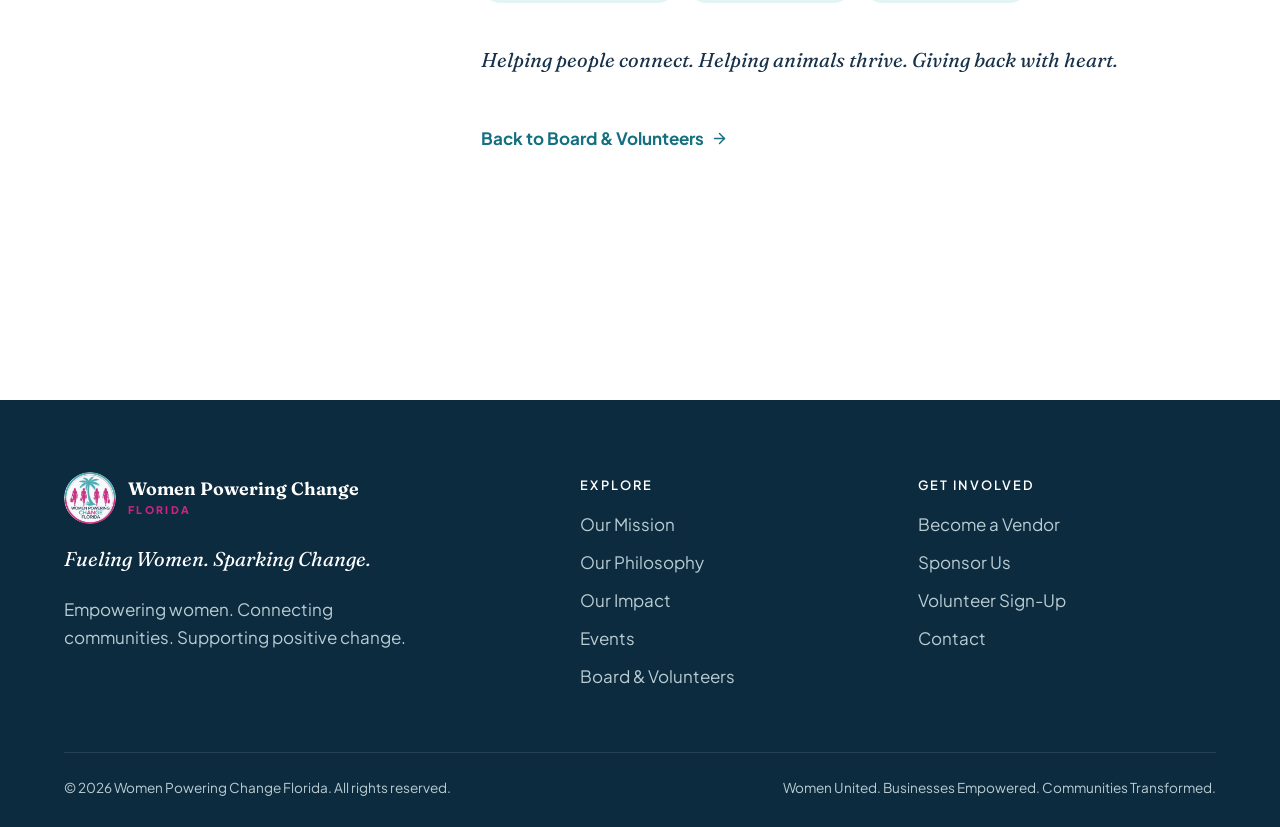
<file: shannon-ling.html>
<!DOCTYPE html>
<html lang="en">
<head>
  <meta charset="UTF-8">
  <meta name="viewport" content="width=device-width, initial-scale=1.0">
  <title>Shannon Ling, Outreach &amp; Volunteer Coordinator | Women Powering Change Florida</title>
  <meta name="description" content="Meet Shannon Ling, Outreach &amp; Volunteer Coordinator and Secretary of Women Powering Change Florida: community connector, animal advocate, and foster mama.">
  <meta name="theme-color" content="#123f59">

  <meta property="og:type" content="website">
  <meta property="og:title" content="Shannon Ling | Women Powering Change Florida">
  <meta property="og:description" content="Outreach &amp; Volunteer Coordinator and Secretary. Community connector and animal advocate.">
  <meta property="og:image" content="assets/img/logo.png">

  <link rel="icon" href="assets/img/favicon.png" type="image/png">
  <link rel="apple-touch-icon" href="assets/img/apple-touch-icon.png">
  <link rel="preload" href="assets/fonts/fraunces-latin-wght-normal.woff2" as="font" type="font/woff2" crossorigin>
  <link rel="preload" href="assets/fonts/plus-jakarta-sans-latin-wght-normal.woff2" as="font" type="font/woff2" crossorigin>
  <link rel="stylesheet" href="assets/css/styles.css">
  <script>document.documentElement.classList.add("js");</script>
</head>
<body>
<a class="skip-link" href="#main">Skip to content</a>

<div class="announce">
  <strong>Women United.</strong><span class="dot"></span>Businesses Empowered.<span class="dot extra"></span><span class="extra">Communities Transformed.</span>
</div>

<header class="site-header">
  <div class="container nav">
    <a class="brand" href="index.html" aria-label="Women Powering Change Florida — home">
      <img src="assets/img/logo-192.png" alt="" width="52" height="52">
      <span class="brand-name">Women Powering Change<small>FLORIDA</small></span>
    </a>

    <button class="nav-toggle" type="button" aria-controls="primary-nav" aria-expanded="false" aria-label="Open menu">
      <span class="nav-toggle-bars"></span>
    </button>

    <nav id="primary-nav" class="primary-nav" aria-label="Main">
      <a href="index.html#about">About</a>
      <a href="index.html#philosophy">Our Philosophy</a>
      <a href="index.html#impact">Our Impact</a>
      <a href="index.html#events">Events</a>
      <a href="index.html#team">Board &amp; Volunteers</a>
      <a href="index.html#contact">Contact</a>
      <a class="btn btn-outline btn-sm" href="volunteer.html">Volunteer</a>
      <a class="btn btn-primary btn-sm" href="index.html#support">Support Us</a>
    </nav>
  </div>
</header>

<main id="main">

<section class="page-hero">
  <div class="container">
    <span class="eyebrow">Board of Directors</span>
    <h1>Shannon <em>Ling</em></h1>
    <p>Outreach &amp; Volunteer Coordinator and Secretary, Women Powering Change Florida</p>
  </div>
</section>

<section class="bio">
  <div class="container bio-grid">
    <aside class="bio-aside">
      <div class="photo bio-photo"><svg class="icon" aria-hidden="true"><use href="assets/img/icons.svg#sparkles"/></svg><img src="assets/img/team/shannon-ling.jpg" alt="Shannon Ling" loading="eager"></div>
      <ul class="bio-facts">
        <li><svg class="icon" aria-hidden="true"><use href="assets/img/icons.svg#users"/></svg><span>Involved <strong>since the beginning</strong></span></li>
        <li><svg class="icon" aria-hidden="true"><use href="assets/img/icons.svg#hand-heart"/></svg><span>Leads <strong>volunteer engagement</strong></span></li>
        <li><svg class="icon" aria-hidden="true"><use href="assets/img/icons.svg#paw-print"/></svg><span>Animal advocate &amp; <strong>foster mama</strong></span></li>
        <li><svg class="icon" aria-hidden="true"><use href="assets/img/icons.svg#calendar-days"/></svg><span>Board <strong>Secretary</strong></span></li>
      </ul>
      <a class="btn btn-primary" href="mailto:contactwpc941@gmail.com"><svg class="icon" aria-hidden="true"><use href="assets/img/icons.svg#mail"/></svg> Contact Shannon</a>
    </aside>

    <div class="bio-body">
      <h2>Biography</h2>
      <p>A heart for animals, a passion for people, and a commitment to making a difference&mdash;Shannon Ling brings all three to Women Powering Change Florida. Involved since the organization&rsquo;s beginning, Shannon is a dedicated member of the team whose compassion and community spirit reflect its mission of bringing people together for meaningful change.</p>
      <p>As Outreach &amp; Volunteer Coordinator and Secretary, Shannon brings a welcoming presence and a service-minded approach to her work. She values personal connections and believes everyone has something meaningful to contribute.</p>

      <h2>Nonprofit &amp; Community Involvement</h2>
      <div class="role">
        <h3>Women Powering Change Florida</h3>
        <p class="role-title">Outreach &amp; Volunteer Coordinator &bull; Secretary</p>
        <p>Involved with the organization since its beginning, supporting its mission and growth. Dedicated to community outreach, volunteer involvement, and giving back. Brings compassion, enthusiasm, and a collaborative spirit to the team, and champions opportunities for people to connect through service and shared purpose.</p>
      </div>

      <h2>Animal Advocacy</h2>
      <div class="role">
        <h3>Compassionate Advocate &amp; Foster Mama</h3>
        <p class="role-title">Animal advocacy</p>
        <p>Shannon&rsquo;s dedication to helping others extends to those with four paws. A devoted animal advocate and foster mama, she opens her heart and home to animals in need. Her hands-on commitment reflects the kindness, patience, and care she brings to her community involvement.</p>
      </div>

      <h2>Core Strengths</h2>
      <ul class="bio-chips">
        <li>Community connection</li><li>Volunteer engagement</li><li>Animal advocacy</li><li>Compassionate service</li><li>Team collaboration</li><li>Mission dedication</li>
      </ul>

      <p class="bio-quote"><em>Helping people connect. Helping animals thrive. Giving back with heart.</em></p>

      <p class="bio-back"><a class="text-link" href="index.html#team">Back to Board &amp; Volunteers <svg class="icon" aria-hidden="true"><use href="assets/img/icons.svg#arrow-right"/></svg></a></p>
    </div>
  </div>
</section>

</main>

<footer class="site-footer">
  <div class="container footer-grid">
    <div class="footer-brand">
      <a class="brand" href="index.html" aria-label="Home">
        <img src="assets/img/logo-192.png" alt="" width="52" height="52">
        <span class="brand-name">Women Powering Change<small>FLORIDA</small></span>
      </a>
      <p class="footer-tag">Fueling Women. Sparking Change.</p>
      <p>Empowering women. Connecting communities. Supporting positive change.</p>
    </div>
    <nav aria-label="Quick links">
      <h2>Explore</h2>
      <ul>
        <li><a href="index.html#about">Our Mission</a></li>
        <li><a href="index.html#philosophy">Our Philosophy</a></li>
        <li><a href="index.html#impact">Our Impact</a></li>
        <li><a href="index.html#events">Events</a></li>
        <li><a href="index.html#team">Board &amp; Volunteers</a></li>
      </ul>
    </nav>
    <nav aria-label="Get involved">
      <h2>Get Involved</h2>
      <ul>
        <li><a href="vendor.html">Become a Vendor</a></li>
        <li><a href="index.html#support">Sponsor Us</a></li>
        <li><a href="volunteer.html">Volunteer Sign-Up</a></li>
        <li><a href="index.html#contact">Contact</a></li>
      </ul>
    </nav>
  </div>
  <div class="container footer-bottom">
    <span>&copy; <span data-year>2026</span> Women Powering Change Florida. All rights reserved.</span>
    <span>Women United. Businesses Empowered. Communities Transformed.</span>
  </div>
</footer>

<script src="assets/js/main.js" defer></script>
</body>
</html>
</file>
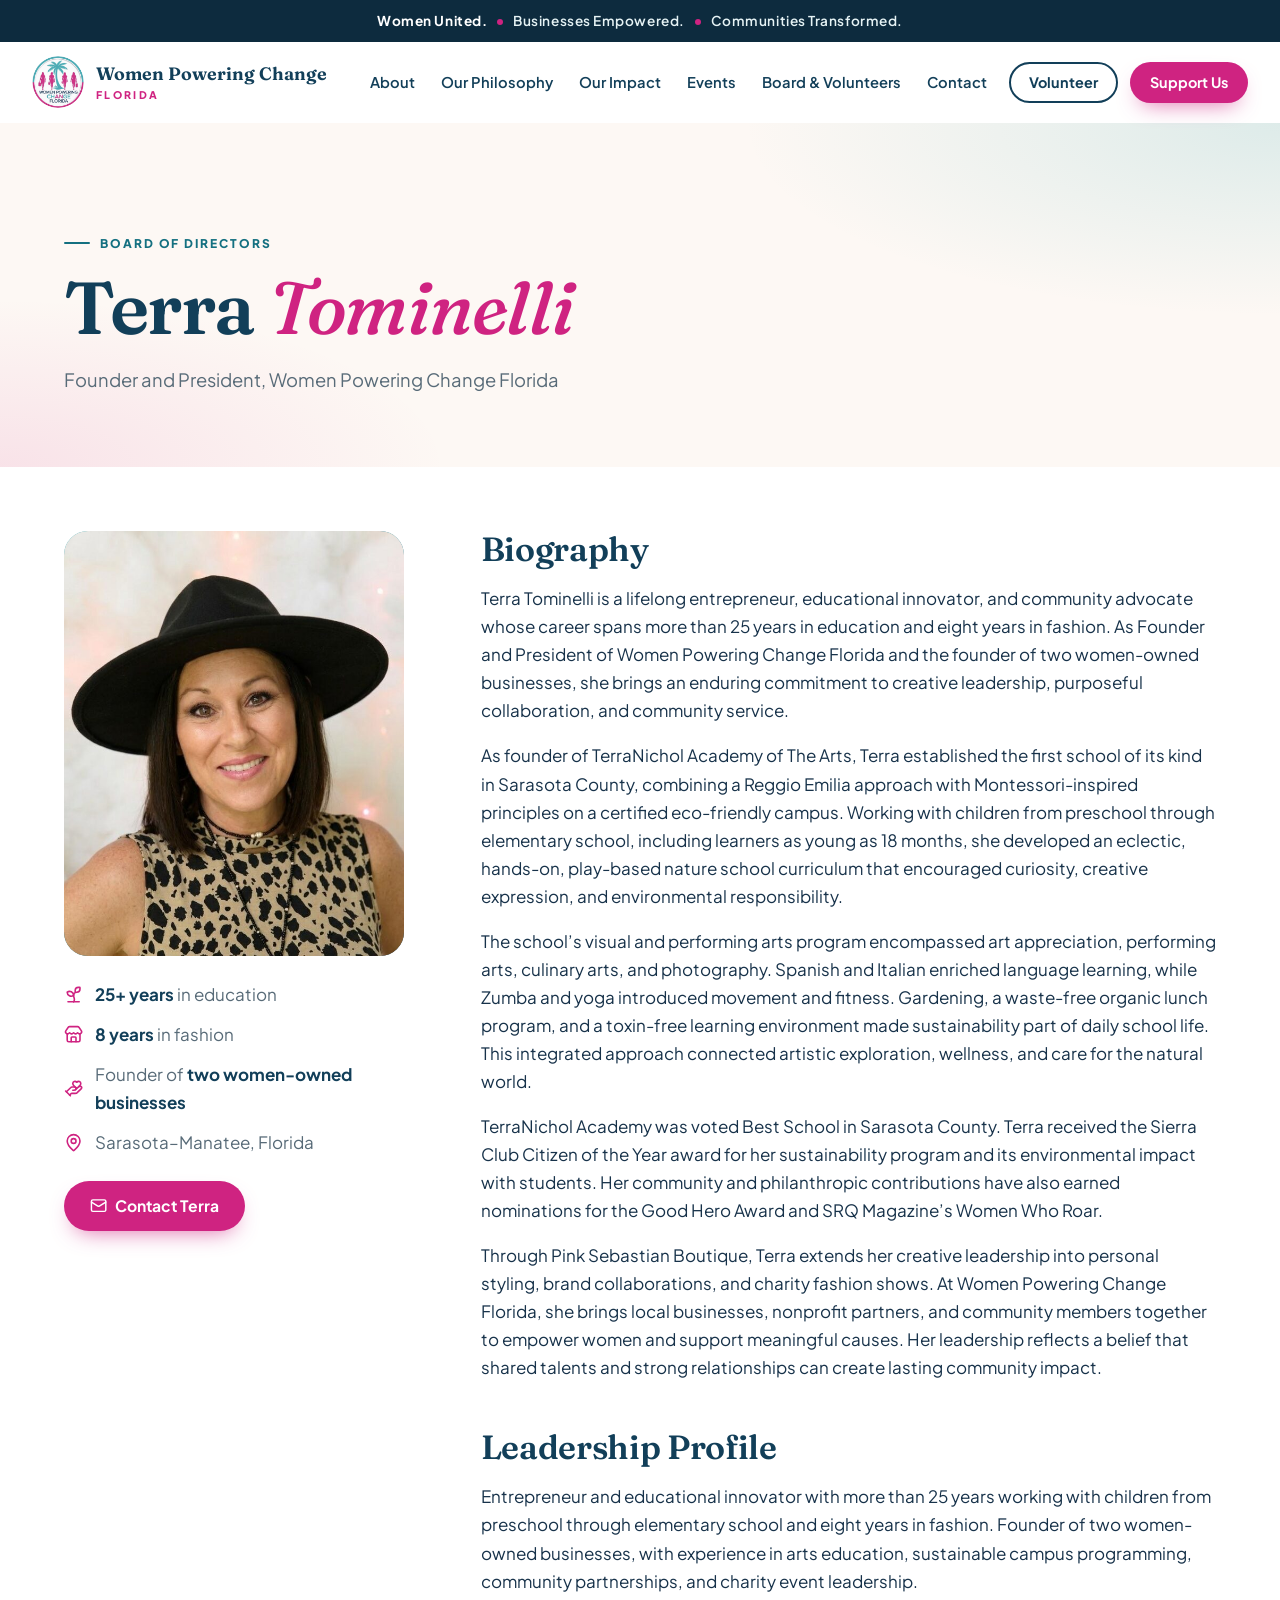
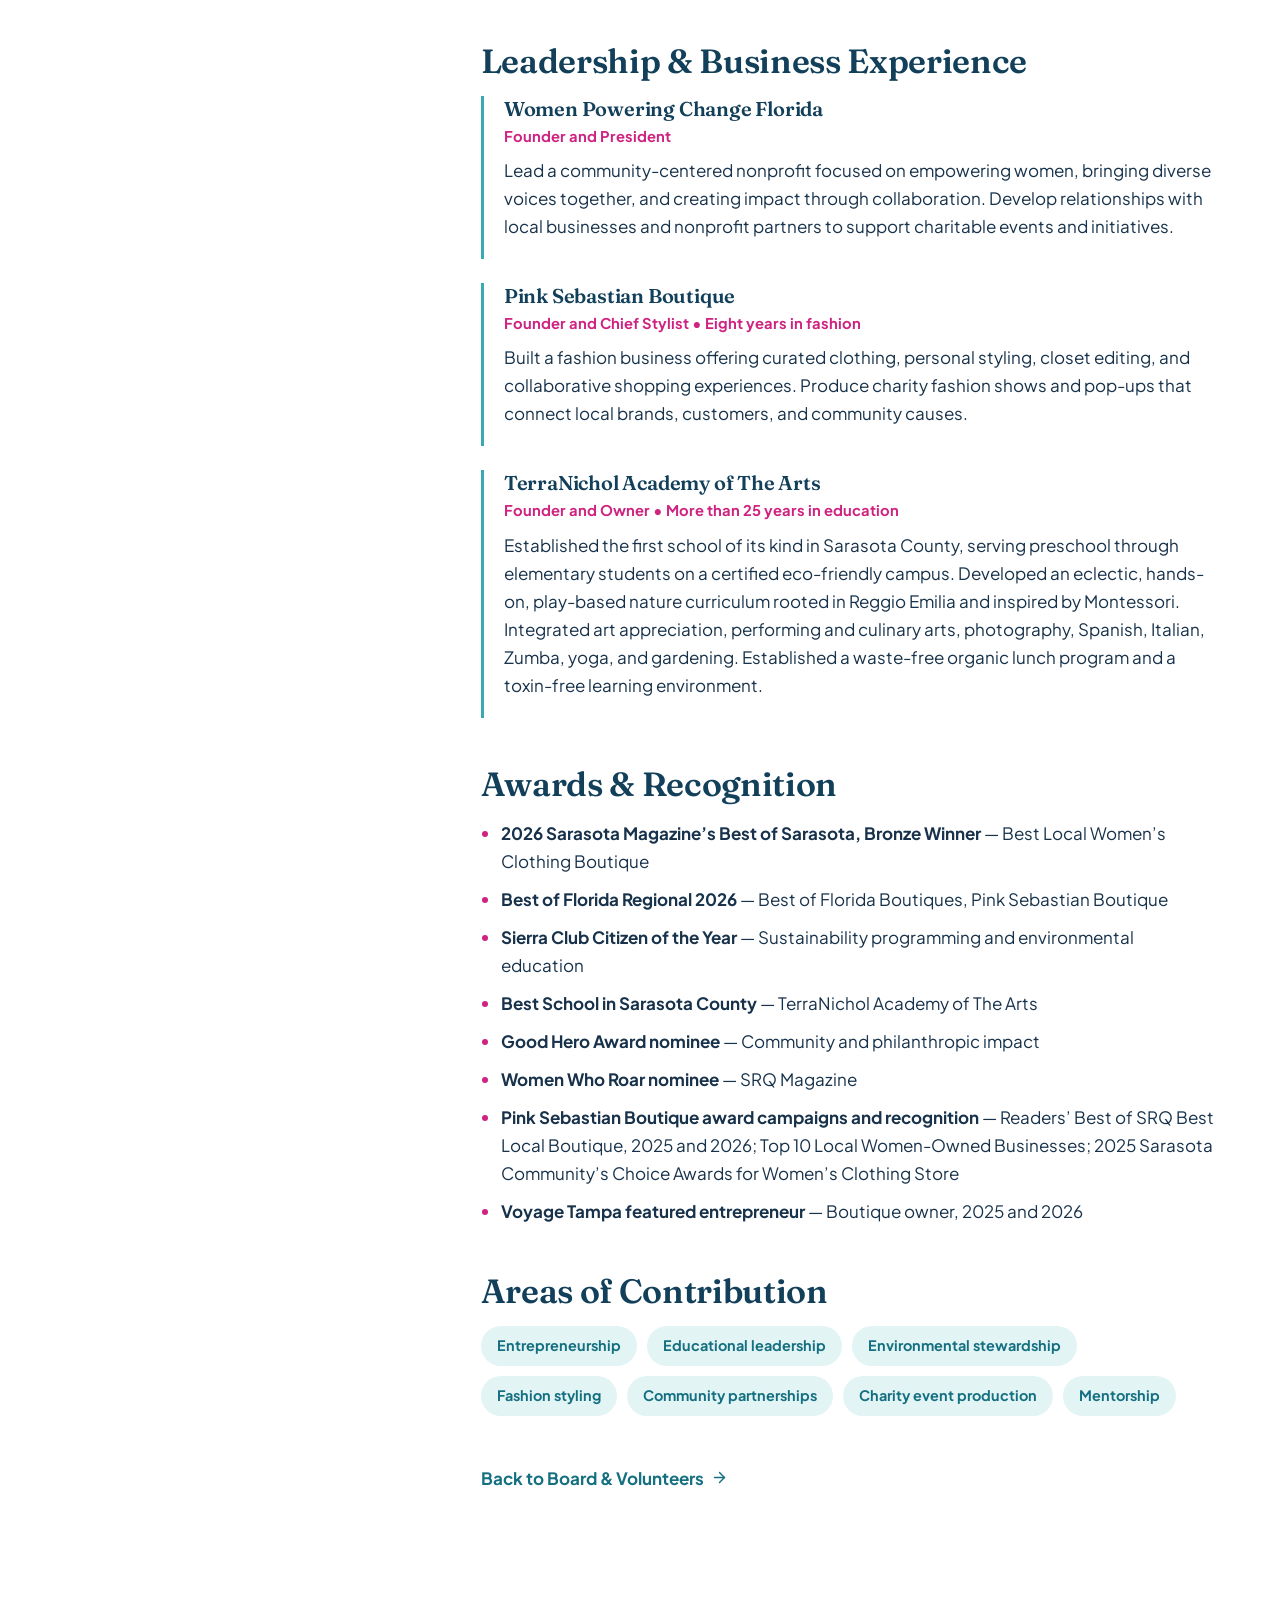
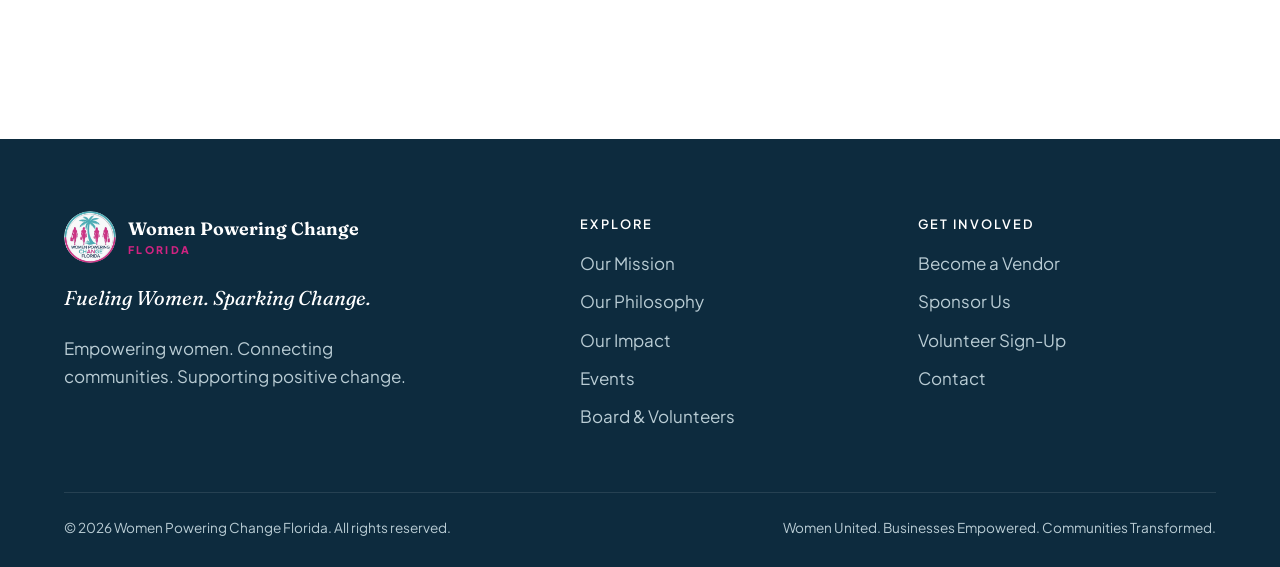
<file: terra-tominelli.html>
<!DOCTYPE html>
<html lang="en">
<head>
  <meta charset="UTF-8">
  <meta name="viewport" content="width=device-width, initial-scale=1.0">
  <title>Terra Tominelli, Founder &amp; President | Women Powering Change Florida</title>
  <meta name="description" content="Meet Terra Tominelli, Founder and President of Women Powering Change Florida: entrepreneur, educational innovator, and community advocate in Sarasota–Manatee.">
  <meta name="theme-color" content="#123f59">

  <meta property="og:type" content="website">
  <meta property="og:title" content="Terra Tominelli | Women Powering Change Florida">
  <meta property="og:description" content="Founder and President. Entrepreneur, educational innovator, and community advocate.">
  <meta property="og:image" content="assets/img/logo.png">

  <link rel="icon" href="assets/img/favicon.png" type="image/png">
  <link rel="apple-touch-icon" href="assets/img/apple-touch-icon.png">
  <link rel="preload" href="assets/fonts/fraunces-latin-wght-normal.woff2" as="font" type="font/woff2" crossorigin>
  <link rel="preload" href="assets/fonts/plus-jakarta-sans-latin-wght-normal.woff2" as="font" type="font/woff2" crossorigin>
  <link rel="stylesheet" href="assets/css/styles.css">
  <script>document.documentElement.classList.add("js");</script>
</head>
<body>
<a class="skip-link" href="#main">Skip to content</a>

<div class="announce">
  <strong>Women United.</strong><span class="dot"></span>Businesses Empowered.<span class="dot extra"></span><span class="extra">Communities Transformed.</span>
</div>

<header class="site-header">
  <div class="container nav">
    <a class="brand" href="index.html" aria-label="Women Powering Change Florida — home">
      <img src="assets/img/logo-192.png" alt="" width="52" height="52">
      <span class="brand-name">Women Powering Change<small>FLORIDA</small></span>
    </a>

    <button class="nav-toggle" type="button" aria-controls="primary-nav" aria-expanded="false" aria-label="Open menu">
      <span class="nav-toggle-bars"></span>
    </button>

    <nav id="primary-nav" class="primary-nav" aria-label="Main">
      <a href="index.html#about">About</a>
      <a href="index.html#philosophy">Our Philosophy</a>
      <a href="index.html#impact">Our Impact</a>
      <a href="index.html#events">Events</a>
      <a href="index.html#team">Board &amp; Volunteers</a>
      <a href="index.html#contact">Contact</a>
      <a class="btn btn-outline btn-sm" href="volunteer.html">Volunteer</a>
      <a class="btn btn-primary btn-sm" href="index.html#support">Support Us</a>
    </nav>
  </div>
</header>

<main id="main">

<section class="page-hero">
  <div class="container">
    <span class="eyebrow">Board of Directors</span>
    <h1>Terra <em>Tominelli</em></h1>
    <p>Founder and President, Women Powering Change Florida</p>
  </div>
</section>

<section class="bio">
  <div class="container bio-grid">
    <aside class="bio-aside">
      <div class="photo bio-photo"><svg class="icon" aria-hidden="true"><use href="assets/img/icons.svg#sparkles"/></svg><img src="assets/img/team/terra-tominelli.jpg" alt="Terra Tominelli" loading="eager"></div>
      <ul class="bio-facts">
        <li><svg class="icon" aria-hidden="true"><use href="assets/img/icons.svg#sprout"/></svg><span><strong>25+ years</strong> in education</span></li>
        <li><svg class="icon" aria-hidden="true"><use href="assets/img/icons.svg#store"/></svg><span><strong>8 years</strong> in fashion</span></li>
        <li><svg class="icon" aria-hidden="true"><use href="assets/img/icons.svg#hand-heart"/></svg><span>Founder of <strong>two women-owned businesses</strong></span></li>
        <li><svg class="icon" aria-hidden="true"><use href="assets/img/icons.svg#map-pin"/></svg><span>Sarasota&ndash;Manatee, Florida</span></li>
      </ul>
      <a class="btn btn-primary" href="mailto:contactwpc941@gmail.com"><svg class="icon" aria-hidden="true"><use href="assets/img/icons.svg#mail"/></svg> Contact Terra</a>
    </aside>

    <div class="bio-body">
      <h2>Biography</h2>
      <p>Terra Tominelli is a lifelong entrepreneur, educational innovator, and community advocate whose career spans more than 25 years in education and eight years in fashion. As Founder and President of Women Powering Change Florida and the founder of two women-owned businesses, she brings an enduring commitment to creative leadership, purposeful collaboration, and community service.</p>
      <p>As founder of TerraNichol Academy of The Arts, Terra established the first school of its kind in Sarasota County, combining a Reggio Emilia approach with Montessori-inspired principles on a certified eco-friendly campus. Working with children from preschool through elementary school, including learners as young as 18 months, she developed an eclectic, hands-on, play-based nature school curriculum that encouraged curiosity, creative expression, and environmental responsibility.</p>
      <p>The school&rsquo;s visual and performing arts program encompassed art appreciation, performing arts, culinary arts, and photography. Spanish and Italian enriched language learning, while Zumba and yoga introduced movement and fitness. Gardening, a waste-free organic lunch program, and a toxin-free learning environment made sustainability part of daily school life. This integrated approach connected artistic exploration, wellness, and care for the natural world.</p>
      <p>TerraNichol Academy was voted Best School in Sarasota County. Terra received the Sierra Club Citizen of the Year award for her sustainability program and its environmental impact with students. Her community and philanthropic contributions have also earned nominations for the Good Hero Award and SRQ Magazine&rsquo;s Women Who Roar.</p>
      <p>Through Pink Sebastian Boutique, Terra extends her creative leadership into personal styling, brand collaborations, and charity fashion shows. At Women Powering Change Florida, she brings local businesses, nonprofit partners, and community members together to empower women and support meaningful causes. Her leadership reflects a belief that shared talents and strong relationships can create lasting community impact.</p>

      <h2>Leadership Profile</h2>
      <p>Entrepreneur and educational innovator with more than 25 years working with children from preschool through elementary school and eight years in fashion. Founder of two women-owned businesses, with experience in arts education, sustainable campus programming, community partnerships, and charity event leadership.</p>

      <h2>Leadership &amp; Business Experience</h2>
      <div class="role">
        <h3>Women Powering Change Florida</h3>
        <p class="role-title">Founder and President</p>
        <p>Lead a community-centered nonprofit focused on empowering women, bringing diverse voices together, and creating impact through collaboration. Develop relationships with local businesses and nonprofit partners to support charitable events and initiatives.</p>
      </div>
      <div class="role">
        <h3>Pink Sebastian Boutique</h3>
        <p class="role-title">Founder and Chief Stylist &bull; Eight years in fashion</p>
        <p>Built a fashion business offering curated clothing, personal styling, closet editing, and collaborative shopping experiences. Produce charity fashion shows and pop-ups that connect local brands, customers, and community causes.</p>
      </div>
      <div class="role">
        <h3>TerraNichol Academy of The Arts</h3>
        <p class="role-title">Founder and Owner &bull; More than 25 years in education</p>
        <p>Established the first school of its kind in Sarasota County, serving preschool through elementary students on a certified eco-friendly campus. Developed an eclectic, hands-on, play-based nature curriculum rooted in Reggio Emilia and inspired by Montessori. Integrated art appreciation, performing and culinary arts, photography, Spanish, Italian, Zumba, yoga, and gardening. Established a waste-free organic lunch program and a toxin-free learning environment.</p>
      </div>

      <h2>Awards &amp; Recognition</h2>
      <ul class="awards">
        <li><strong>2026 Sarasota Magazine&rsquo;s Best of Sarasota, Bronze Winner</strong> &mdash; Best Local Women&rsquo;s Clothing Boutique</li>
        <li><strong>Best of Florida Regional 2026</strong> &mdash; Best of Florida Boutiques, Pink Sebastian Boutique</li>
        <li><strong>Sierra Club Citizen of the Year</strong> &mdash; Sustainability programming and environmental education</li>
        <li><strong>Best School in Sarasota County</strong> &mdash; TerraNichol Academy of The Arts</li>
        <li><strong>Good Hero Award nominee</strong> &mdash; Community and philanthropic impact</li>
        <li><strong>Women Who Roar nominee</strong> &mdash; SRQ Magazine</li>
        <li><strong>Pink Sebastian Boutique award campaigns and recognition</strong> &mdash; Readers&rsquo; Best of SRQ Best Local Boutique, 2025 and 2026; Top 10 Local Women-Owned Businesses; 2025 Sarasota Community&rsquo;s Choice Awards for Women&rsquo;s Clothing Store</li>
        <li><strong>Voyage Tampa featured entrepreneur</strong> &mdash; Boutique owner, 2025 and 2026</li>
      </ul>

      <h2>Areas of Contribution</h2>
      <ul class="bio-chips">
        <li>Entrepreneurship</li><li>Educational leadership</li><li>Environmental stewardship</li><li>Fashion styling</li><li>Community partnerships</li><li>Charity event production</li><li>Mentorship</li>
      </ul>

      <p class="bio-back"><a class="text-link" href="index.html#team">Back to Board &amp; Volunteers <svg class="icon" aria-hidden="true"><use href="assets/img/icons.svg#arrow-right"/></svg></a></p>
    </div>
  </div>
</section>

</main>

<footer class="site-footer">
  <div class="container footer-grid">
    <div class="footer-brand">
      <a class="brand" href="index.html" aria-label="Home">
        <img src="assets/img/logo-192.png" alt="" width="52" height="52">
        <span class="brand-name">Women Powering Change<small>FLORIDA</small></span>
      </a>
      <p class="footer-tag">Fueling Women. Sparking Change.</p>
      <p>Empowering women. Connecting communities. Supporting positive change.</p>
    </div>
    <nav aria-label="Quick links">
      <h2>Explore</h2>
      <ul>
        <li><a href="index.html#about">Our Mission</a></li>
        <li><a href="index.html#philosophy">Our Philosophy</a></li>
        <li><a href="index.html#impact">Our Impact</a></li>
        <li><a href="index.html#events">Events</a></li>
        <li><a href="index.html#team">Board &amp; Volunteers</a></li>
      </ul>
    </nav>
    <nav aria-label="Get involved">
      <h2>Get Involved</h2>
      <ul>
        <li><a href="vendor.html">Become a Vendor</a></li>
        <li><a href="index.html#support">Sponsor Us</a></li>
        <li><a href="volunteer.html">Volunteer Sign-Up</a></li>
        <li><a href="index.html#contact">Contact</a></li>
      </ul>
    </nav>
  </div>
  <div class="container footer-bottom">
    <span>&copy; <span data-year>2026</span> Women Powering Change Florida. All rights reserved.</span>
    <span>Women United. Businesses Empowered. Communities Transformed.</span>
  </div>
</footer>

<script src="assets/js/main.js" defer></script>
</body>
</html>
</file>
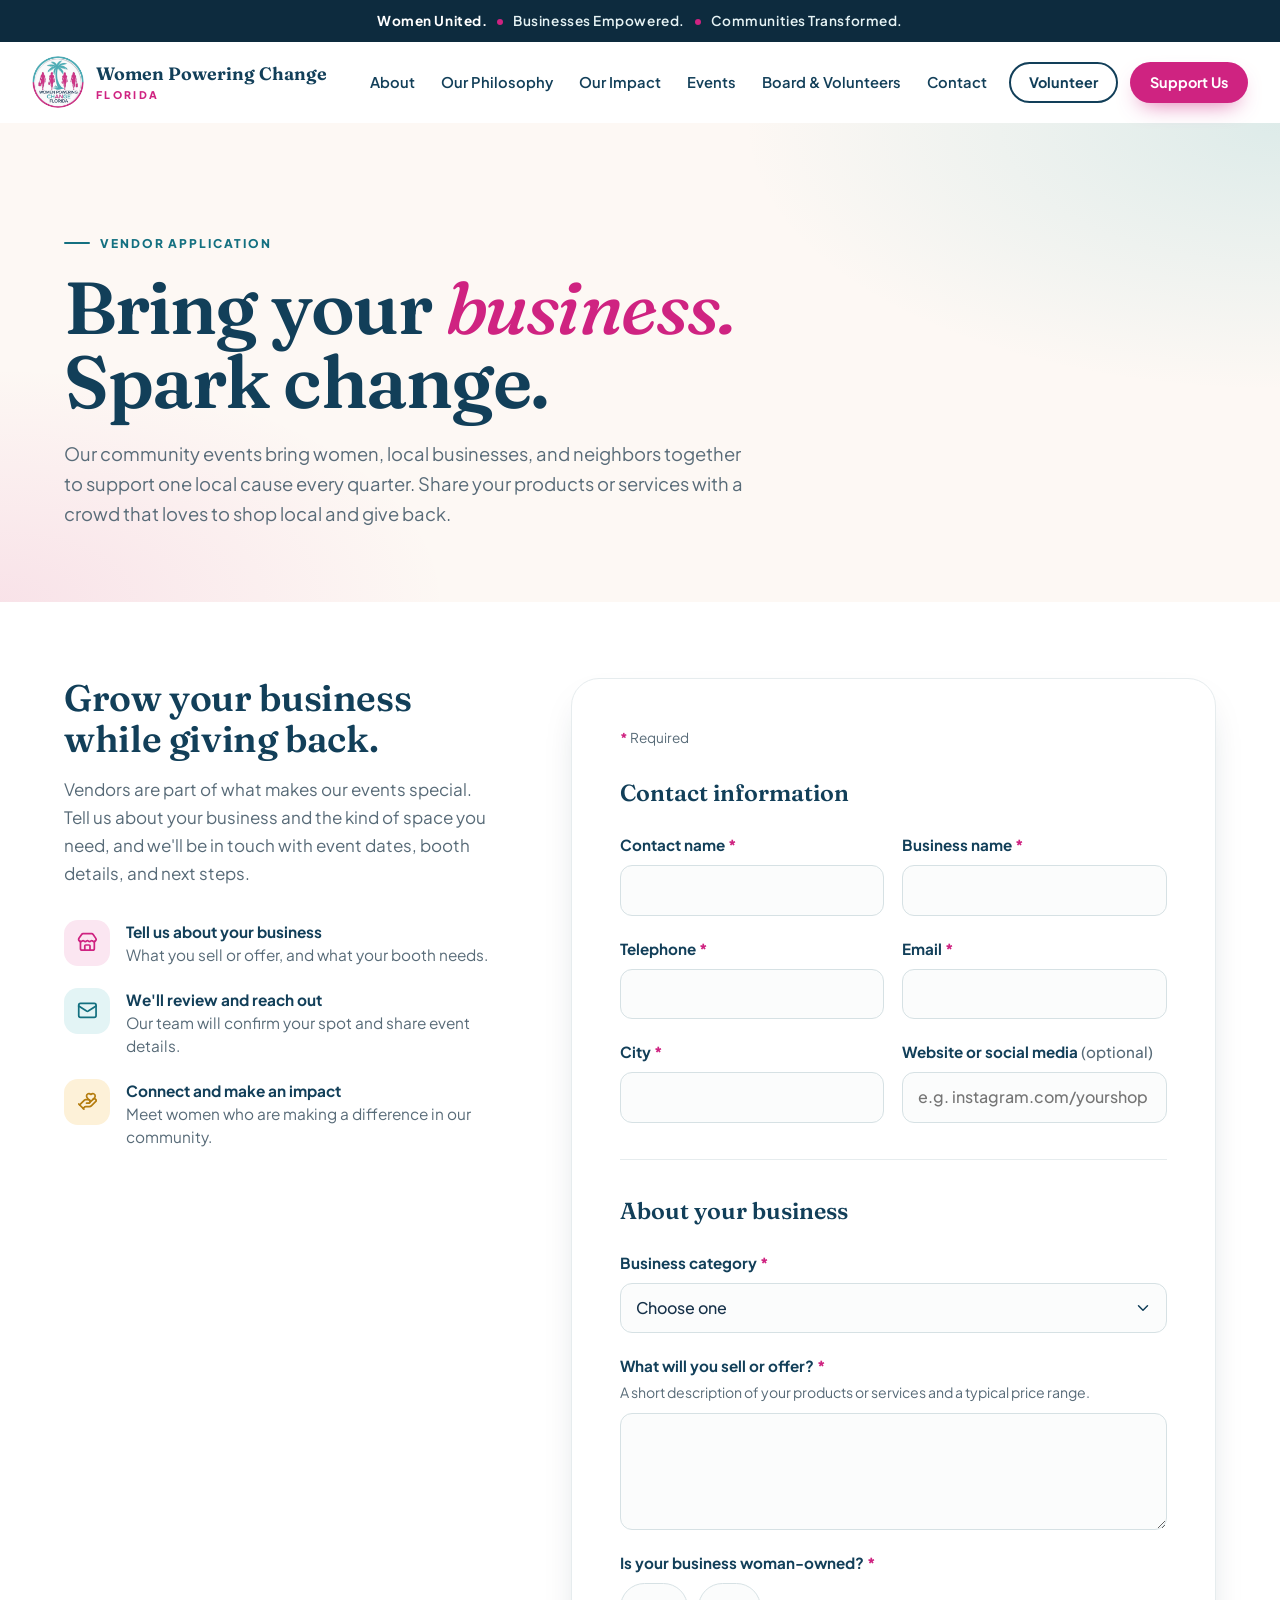
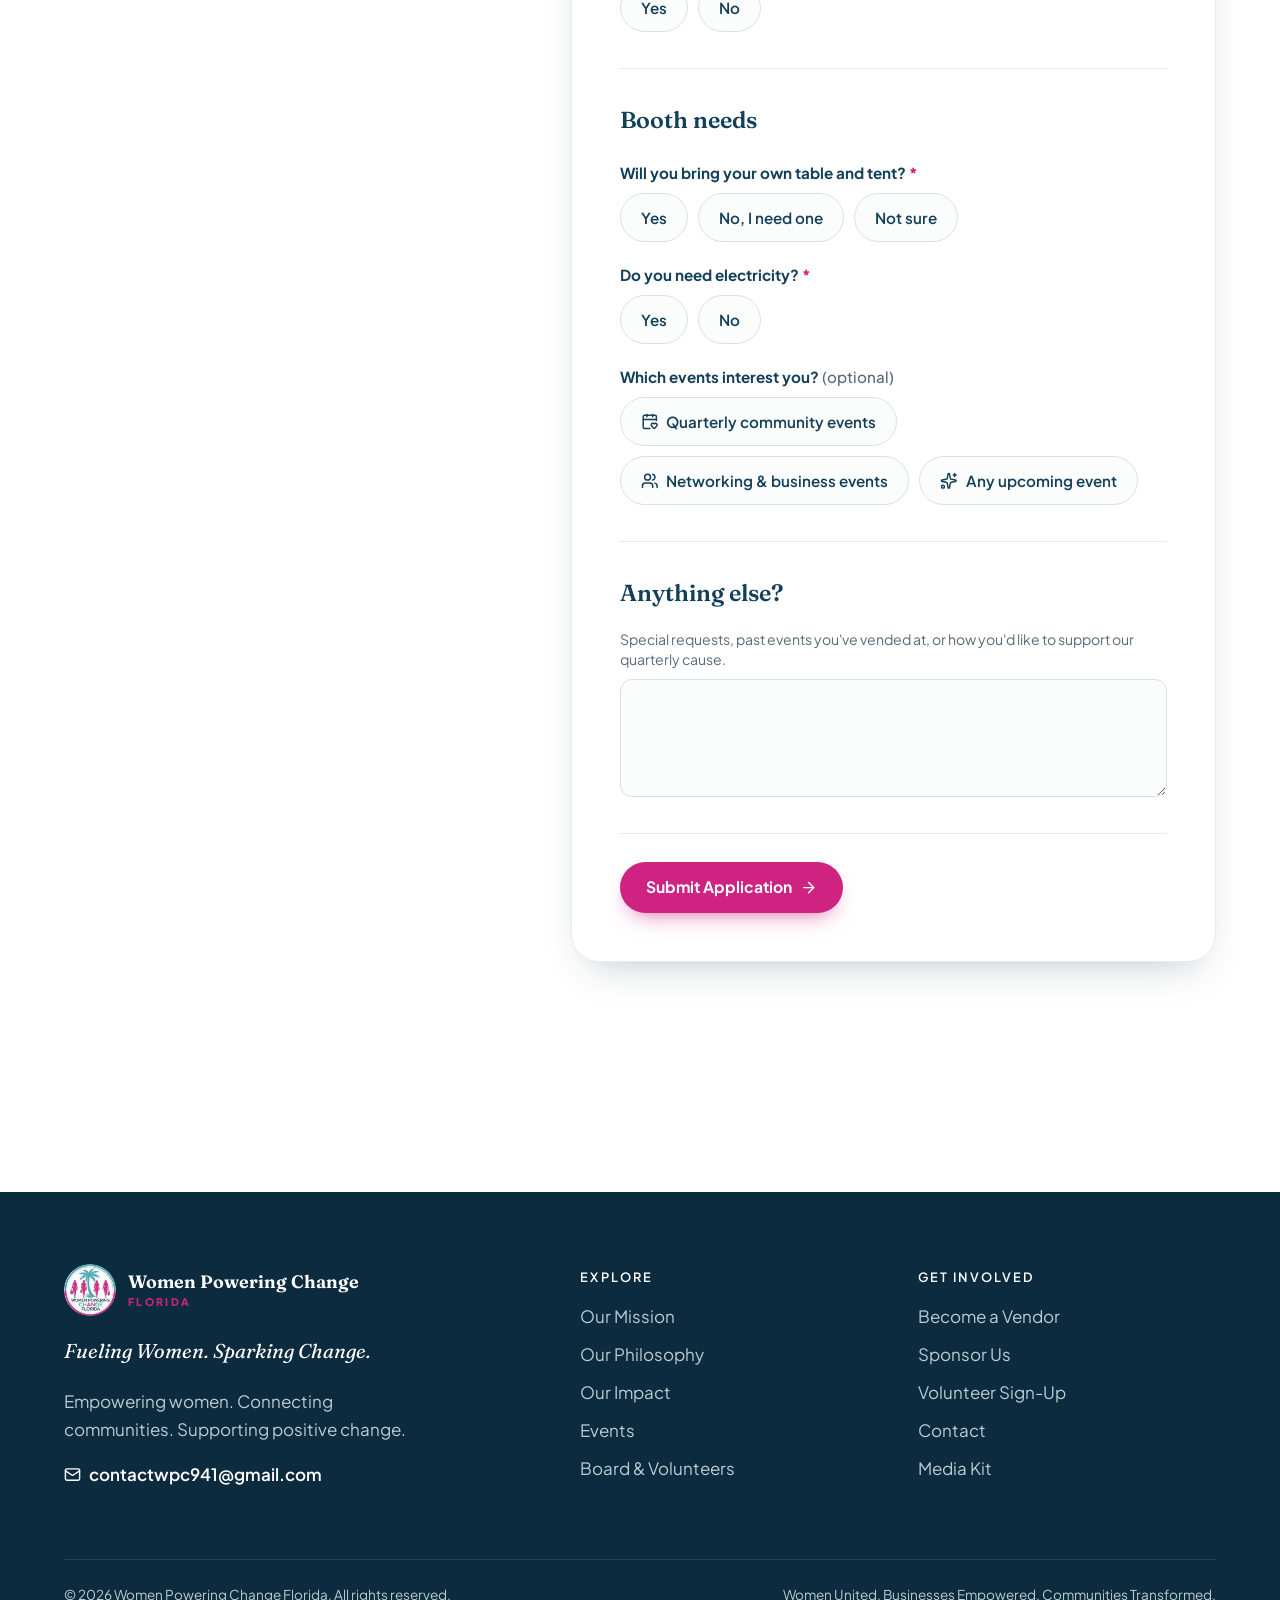
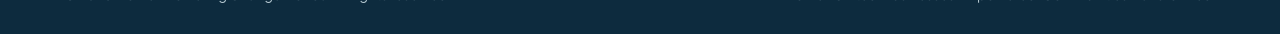
<file: vendor.html>
<!DOCTYPE html>
<html lang="en">
<head>
  <meta charset="UTF-8">
  <meta name="viewport" content="width=device-width, initial-scale=1.0">
  <title>Vendor Application | Women Powering Change Florida</title>
  <meta name="description" content="Apply to be a vendor at Women Powering Change Florida community events. Connect your business with women who are making a difference.">
  <meta name="theme-color" content="#123f59">

  <meta property="og:type" content="website">
  <meta property="og:title" content="Become a Vendor With Women Powering Change Florida">
  <meta property="og:description" content="Bring your business to our community events and help a local cause move forward.">
  <meta property="og:image" content="assets/img/logo.png">

  <link rel="icon" href="assets/img/favicon.png" type="image/png">
  <link rel="apple-touch-icon" href="assets/img/apple-touch-icon.png">
  <link rel="preload" href="assets/fonts/fraunces-latin-wght-normal.woff2" as="font" type="font/woff2" crossorigin>
  <link rel="preload" href="assets/fonts/plus-jakarta-sans-latin-wght-normal.woff2" as="font" type="font/woff2" crossorigin>
  <link rel="stylesheet" href="assets/css/styles.css">
  <script>document.documentElement.classList.add("js");</script>
</head>
<body>
<a class="skip-link" href="#main">Skip to content</a>

<div class="announce">
  <strong>Women United.</strong><span class="dot"></span>Businesses Empowered.<span class="dot extra"></span><span class="extra">Communities Transformed.</span>
</div>

<header class="site-header">
  <div class="container nav">
    <a class="brand" href="index.html" aria-label="Women Powering Change Florida — home">
      <img src="assets/img/logo-192.png" alt="" width="52" height="52">
      <span class="brand-name">Women Powering Change<small>FLORIDA</small></span>
    </a>

    <button class="nav-toggle" type="button" aria-controls="primary-nav" aria-expanded="false" aria-label="Open menu">
      <span class="nav-toggle-bars"></span>
    </button>

    <nav id="primary-nav" class="primary-nav" aria-label="Main">
      <a href="index.html#about">About</a>
      <a href="index.html#philosophy">Our Philosophy</a>
      <a href="index.html#impact">Our Impact</a>
      <a href="index.html#events">Events</a>
      <a href="index.html#team">Board &amp; Volunteers</a>
      <a href="index.html#contact">Contact</a>
      <a class="btn btn-outline btn-sm" href="volunteer.html">Volunteer</a>
      <a class="btn btn-primary btn-sm" href="index.html#support">Support Us</a>
    </nav>
  </div>
</header>

<main id="main">

<section class="page-hero">
  <div class="container">
    <span class="eyebrow">Vendor Application</span>
    <h1>Bring your <em>business.</em> Spark change.</h1>
    <p>Our community events bring women, local businesses, and neighbors together to support one local cause every quarter. Share your products or services with a crowd that loves to shop local and give back.</p>
  </div>
</section>

<section class="signup">
  <div class="container signup-grid">

    <aside class="signup-aside">
      <h2>Grow your business while giving back.</h2>
      <p>Vendors are part of what makes our events special. Tell us about your business and the kind of space you need, and we'll be in touch with event dates, booth details, and next steps.</p>
      <ul class="signup-points">
        <li>
          <span class="tile-icon pink"><svg class="icon" aria-hidden="true"><use href="assets/img/icons.svg#store"/></svg></span>
          <div><strong>Tell us about your business</strong>What you sell or offer, and what your booth needs.</div>
        </li>
        <li>
          <span class="tile-icon teal"><svg class="icon" aria-hidden="true"><use href="assets/img/icons.svg#mail"/></svg></span>
          <div><strong>We'll review and reach out</strong>Our team will confirm your spot and share event details.</div>
        </li>
        <li>
          <span class="tile-icon gold"><svg class="icon" aria-hidden="true"><use href="assets/img/icons.svg#hand-heart"/></svg></span>
          <div><strong>Connect and make an impact</strong>Meet women who are making a difference in our community.</div>
        </li>
      </ul>
    </aside>

    <div class="form-card">
      <form id="vendor-form" class="form signup-form" name="vendor-application" method="POST" action="vendor.html?submitted=1"
            data-netlify="true" netlify-honeypot="company_website" data-endpoint="vendorFormEndpoint" novalidate>
        <input type="hidden" name="form-name" value="vendor-application">
        <p class="hp" aria-hidden="true">
          <label>Leave this empty <input name="company_website" tabindex="-1" autocomplete="off"></label>
        </p>

        <p class="form-note"><span class="req" aria-hidden="true">*</span> Required</p>

        <fieldset class="form-section">
          <legend>Contact information</legend>

          <div class="field-row">
            <div class="field">
              <label for="full_name">Contact name <span class="req" aria-hidden="true">*</span></label>
              <input id="full_name" name="contact_name" type="text" autocomplete="name" required>
              <p class="field-error" id="full_name-error"></p>
            </div>
            <div class="field">
              <label for="business_name">Business name <span class="req" aria-hidden="true">*</span></label>
              <input id="business_name" name="business_name" type="text" autocomplete="organization" required>
              <p class="field-error" id="business_name-error"></p>
            </div>
          </div>

          <div class="field-row">
            <div class="field">
              <label for="phone">Telephone <span class="req" aria-hidden="true">*</span></label>
              <input id="phone" name="phone" type="tel" autocomplete="tel" pattern="[\d\s()+.\-]{10,}" required>
              <p class="field-error" id="phone-error"></p>
            </div>
            <div class="field">
              <label for="email">Email <span class="req" aria-hidden="true">*</span></label>
              <input id="email" name="email" type="email" autocomplete="email" required>
              <p class="field-error" id="email-error"></p>
            </div>
          </div>

          <div class="field-row">
            <div class="field">
              <label for="city">City <span class="req" aria-hidden="true">*</span></label>
              <input id="city" name="city" type="text" autocomplete="address-level2" required>
              <p class="field-error" id="city-error"></p>
            </div>
            <div class="field">
              <label for="website">Website or social media <span class="optional">(optional)</span></label>
              <input id="website" name="website_or_social" type="text" autocomplete="url" placeholder="e.g. instagram.com/yourshop">
            </div>
          </div>
        </fieldset>

        <fieldset class="form-section">
          <legend>About your business</legend>

          <div class="field">
            <label for="category">Business category <span class="req" aria-hidden="true">*</span></label>
            <select id="category" name="business_category" required>
              <option value="">Choose one</option>
              <option>Boutique, clothing &amp; accessories</option>
              <option>Jewelry</option>
              <option>Handmade goods &amp; art</option>
              <option>Beauty, skincare &amp; wellness</option>
              <option>Home &amp; gifts</option>
              <option>Food &amp; beverage</option>
              <option>Services (coaching, real estate, finance, etc.)</option>
              <option>Nonprofit or community organization</option>
              <option>Other</option>
            </select>
            <p class="field-error" id="category-error"></p>
          </div>

          <div class="field">
            <label for="offerings">What will you sell or offer? <span class="req" aria-hidden="true">*</span></label>
            <p class="hint" id="offerings-hint">A short description of your products or services and a typical price range.</p>
            <textarea id="offerings" name="products_or_services" rows="4" aria-describedby="offerings-hint" required></textarea>
            <p class="field-error" id="offerings-error"></p>
          </div>

          <fieldset class="field choice-group" id="woman_owned-group">
            <legend>Is your business woman-owned? <span class="req" aria-hidden="true">*</span></legend>
            <div class="choices">
              <label class="choice"><input type="radio" name="woman_owned" value="Yes" required><span>Yes</span></label>
              <label class="choice"><input type="radio" name="woman_owned" value="No"><span>No</span></label>
            </div>
            <p class="field-error" id="woman_owned-error"></p>
          </fieldset>
        </fieldset>

        <fieldset class="form-section">
          <legend>Booth needs</legend>

          <fieldset class="field choice-group" id="own_setup-group">
            <legend>Will you bring your own table and tent? <span class="req" aria-hidden="true">*</span></legend>
            <div class="choices">
              <label class="choice"><input type="radio" name="own_setup" value="Yes" required><span>Yes</span></label>
              <label class="choice"><input type="radio" name="own_setup" value="No, I need one"><span>No, I need one</span></label>
              <label class="choice"><input type="radio" name="own_setup" value="Not sure"><span>Not sure</span></label>
            </div>
            <p class="field-error" id="own_setup-error"></p>
          </fieldset>

          <fieldset class="field choice-group" id="electricity-group">
            <legend>Do you need electricity? <span class="req" aria-hidden="true">*</span></legend>
            <div class="choices">
              <label class="choice"><input type="radio" name="electricity" value="Yes" required><span>Yes</span></label>
              <label class="choice"><input type="radio" name="electricity" value="No"><span>No</span></label>
            </div>
            <p class="field-error" id="electricity-error"></p>
          </fieldset>

          <fieldset class="field choice-group">
            <legend>Which events interest you? <span class="optional">(optional)</span></legend>
            <div class="choices">
              <label class="choice"><input type="checkbox" name="event_quarterly" value="Yes"><span><svg class="icon" aria-hidden="true"><use href="assets/img/icons.svg#calendar-heart"/></svg>Quarterly community events</span></label>
              <label class="choice"><input type="checkbox" name="event_networking" value="Yes"><span><svg class="icon" aria-hidden="true"><use href="assets/img/icons.svg#users"/></svg>Networking &amp; business events</span></label>
              <label class="choice"><input type="checkbox" name="event_any" value="Yes"><span><svg class="icon" aria-hidden="true"><use href="assets/img/icons.svg#sparkles"/></svg>Any upcoming event</span></label>
            </div>
          </fieldset>
        </fieldset>

        <fieldset class="form-section">
          <legend>Anything else?</legend>
          <div class="field">
            <label for="notes" class="visually-hidden">Anything else?</label>
            <p class="hint" id="notes-hint">Special requests, past events you've vended at, or how you'd like to support our quarterly cause.</p>
            <textarea id="notes" name="notes" rows="4" aria-describedby="notes-hint"></textarea>
          </div>
        </fieldset>

        <div class="form-actions">
          <button class="btn btn-primary" type="submit">Submit Application <svg class="icon" aria-hidden="true"><use href="assets/img/icons.svg#arrow-right"/></svg></button>
          <p class="form-status" role="status" aria-live="polite"></p>
        </div>
      </form>

      <div class="form-success" id="form-success" tabindex="-1" hidden>
        <span class="tile-icon pink"><svg class="icon" aria-hidden="true"><use href="assets/img/icons.svg#circle-check"/></svg></span>
        <h2>Thank you for applying!</h2>
        <p>We're excited to learn about your business. Someone from our team will reach out soon with event dates, booth details, and next steps.</p>
        <a class="btn btn-outline" href="index.html">Back to Home</a>
      </div>
    </div>

  </div>
</section>
</main>

<footer class="site-footer">
  <div class="container footer-grid">
    <div class="footer-brand">
      <a class="brand" href="index.html" aria-label="Home">
        <img src="assets/img/logo-192.png" alt="" width="52" height="52">
        <span class="brand-name">Women Powering Change<small>FLORIDA</small></span>
      </a>
      <p class="footer-tag">Fueling Women. Sparking Change.</p>
      <p>Empowering women. Connecting communities. Supporting positive change.</p>
      <p><a class="footer-email" href="mailto:contactwpc941@gmail.com"><svg class="icon" aria-hidden="true"><use href="assets/img/icons.svg#mail"/></svg> contactwpc941@gmail.com</a></p>
    </div>
    <nav aria-label="Quick links">
      <h2>Explore</h2>
      <ul>
        <li><a href="index.html#about">Our Mission</a></li>
        <li><a href="index.html#philosophy">Our Philosophy</a></li>
        <li><a href="index.html#impact">Our Impact</a></li>
        <li><a href="index.html#events">Events</a></li>
        <li><a href="index.html#team">Board &amp; Volunteers</a></li>
      </ul>
    </nav>
    <nav aria-label="Get involved">
      <h2>Get Involved</h2>
      <ul>
        <li><a href="vendor.html">Become a Vendor</a></li>
        <li><a href="index.html#support">Sponsor Us</a></li>
        <li><a href="volunteer.html">Volunteer Sign-Up</a></li>
        <li><a href="index.html#contact">Contact</a></li>
        <li><a href="media-kit.html">Media Kit</a></li>
      </ul>
    </nav>
  </div>
  <div class="container footer-bottom">
    <span>&copy; <span data-year>2026</span> Women Powering Change Florida. All rights reserved.</span>
    <span>Women United. Businesses Empowered. Communities Transformed.</span>
  </div>
</footer>

<script src="assets/js/main.js" defer></script>
</body>
</html>
</file>
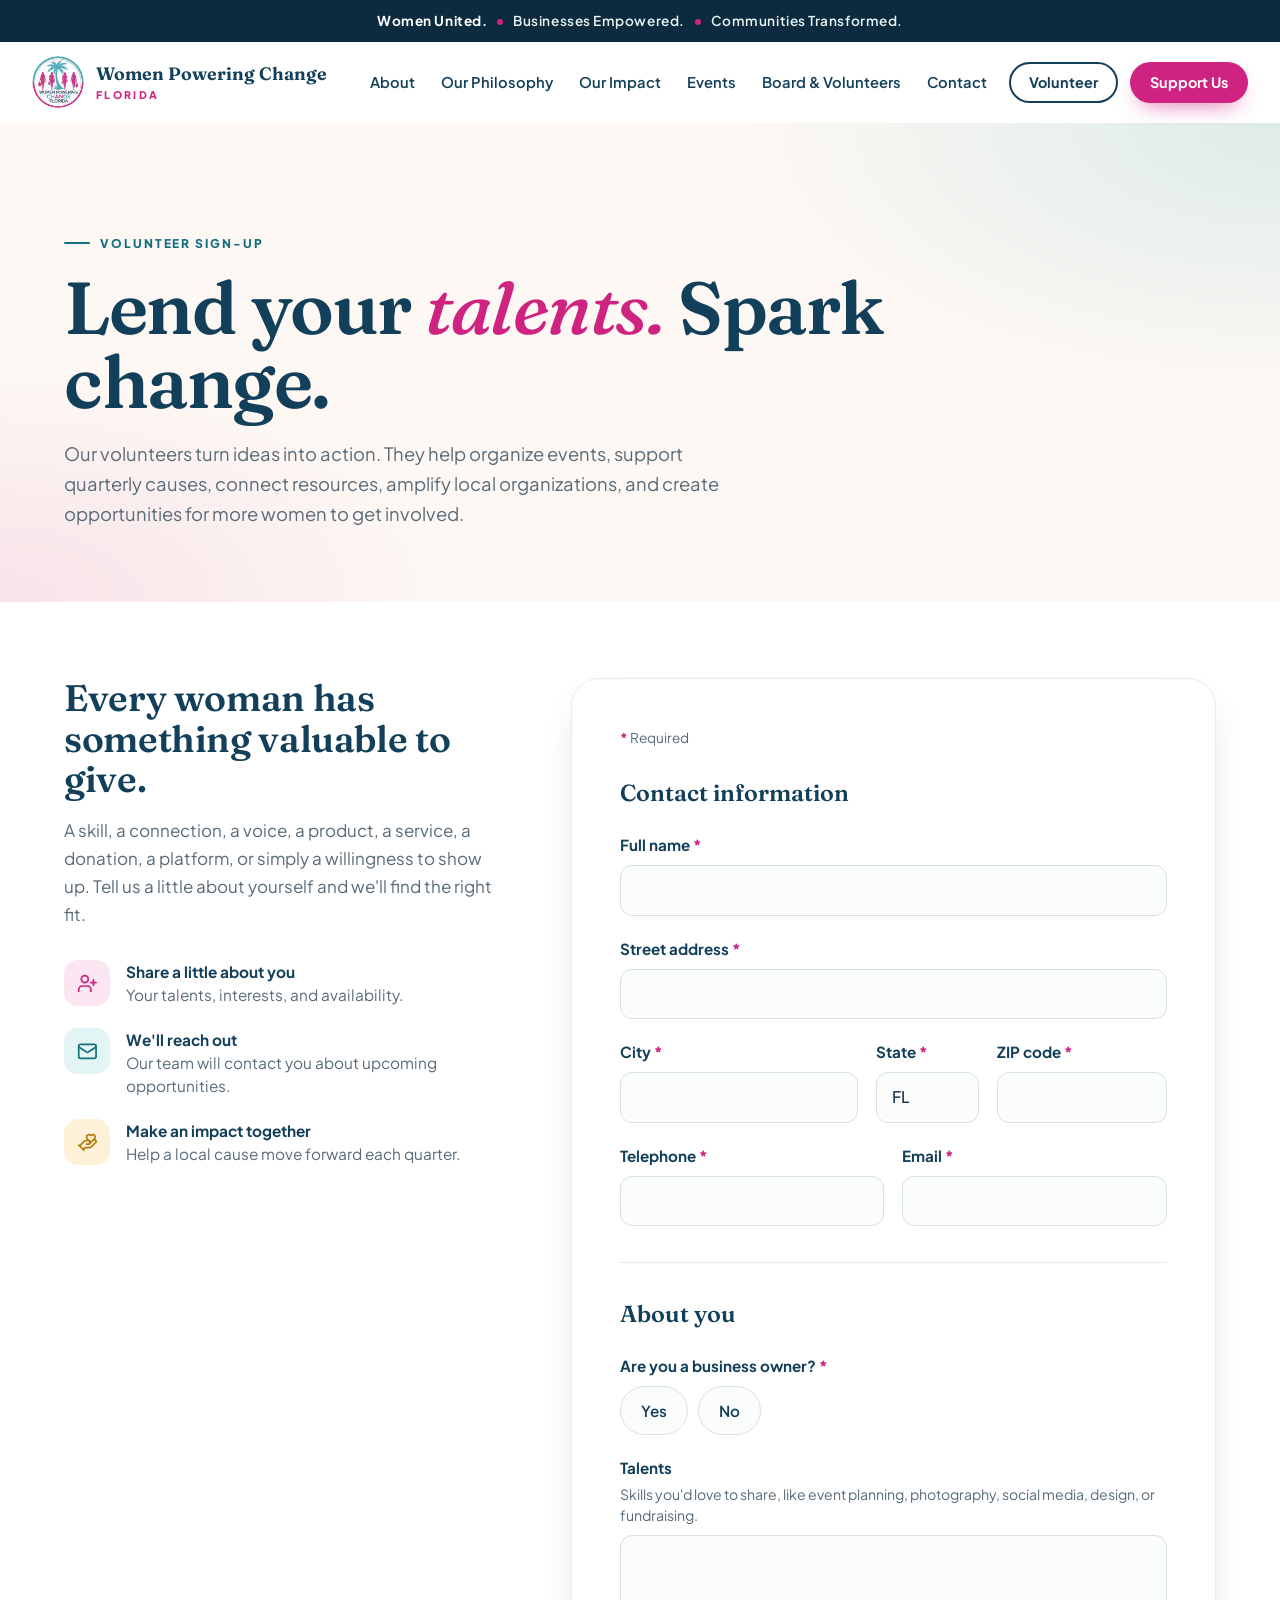
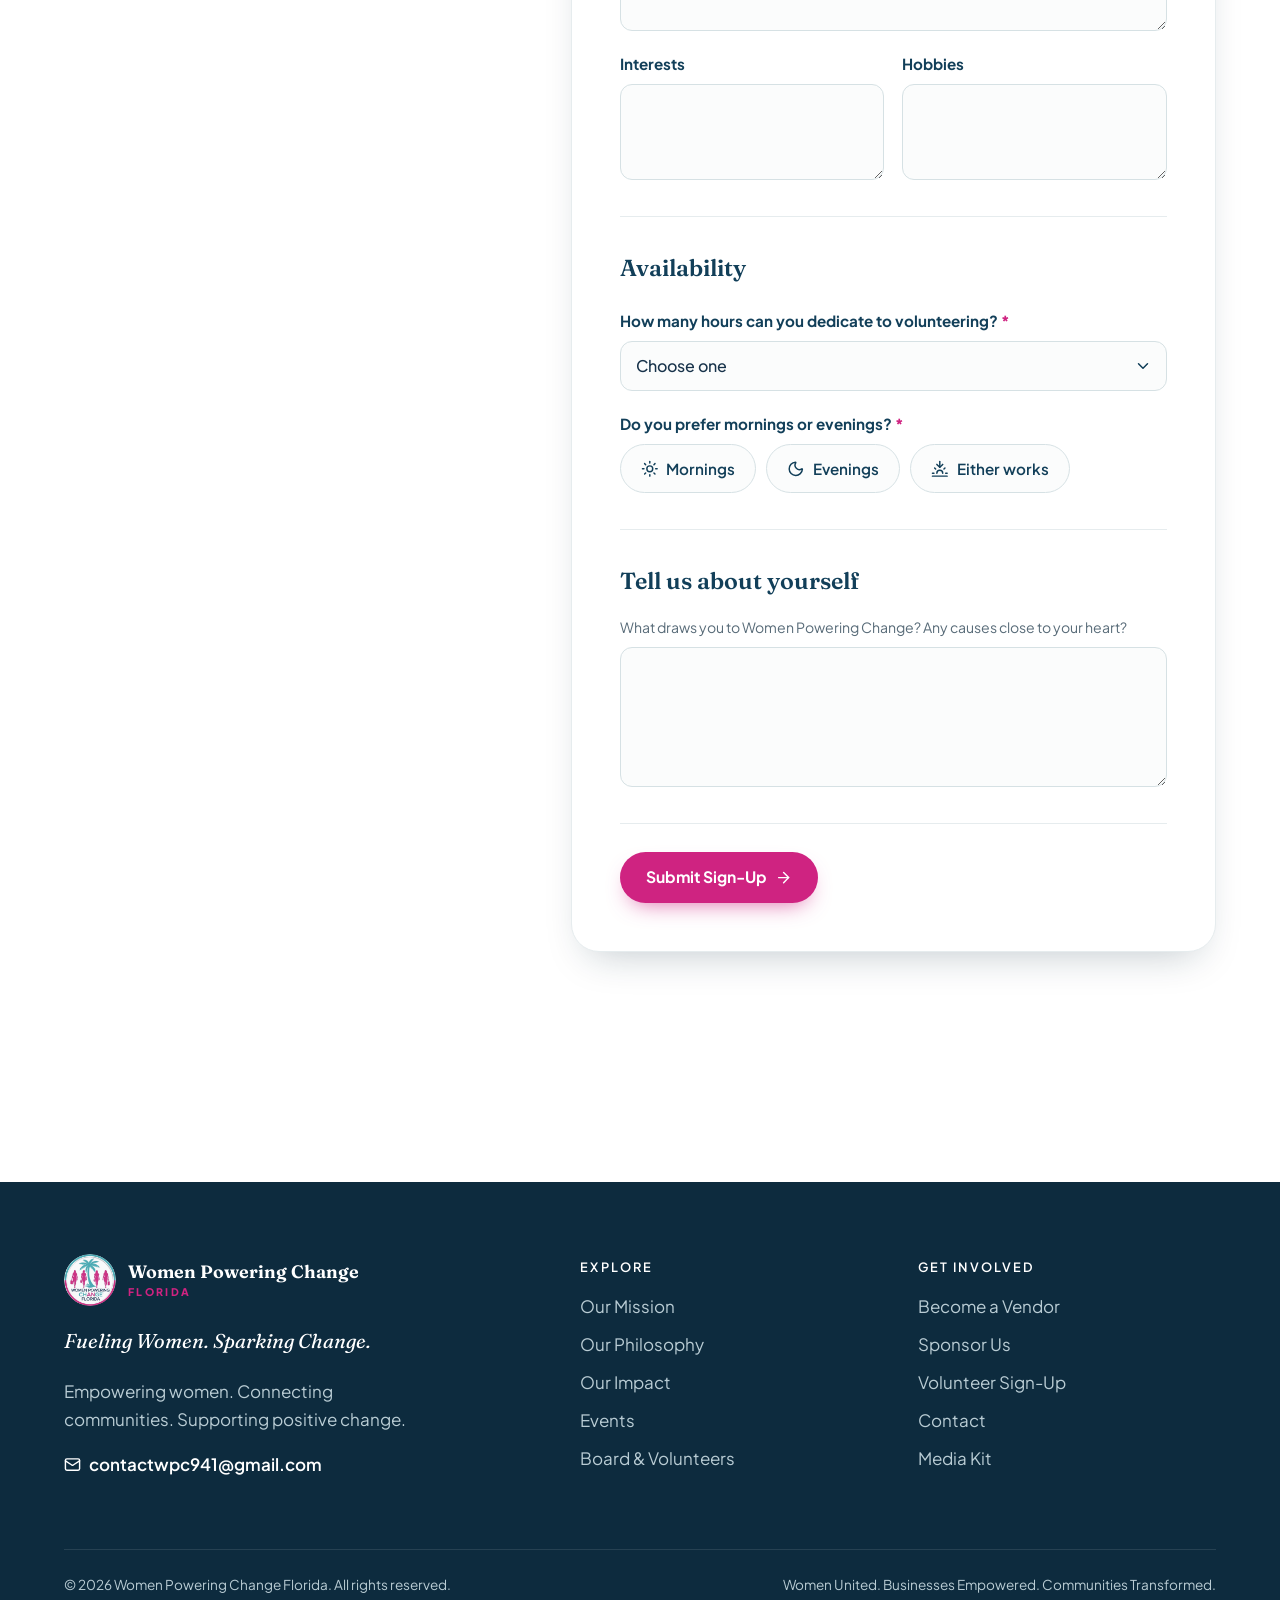
<file: volunteer.html>
<!DOCTYPE html>
<html lang="en">
<head>
  <meta charset="UTF-8">
  <meta name="viewport" content="width=device-width, initial-scale=1.0">
  <title>Volunteer Sign-Up | Women Powering Change Florida</title>
  <meta name="description" content="Sign up to volunteer with Women Powering Change Florida. Share your talents, time, and passion to help a local cause each quarter.">
  <meta name="theme-color" content="#123f59">

  <meta property="og:type" content="website">
  <meta property="og:title" content="Volunteer With Women Powering Change Florida">
  <meta property="og:description" content="Our volunteers turn ideas into action. Share your talents and help a local cause move forward.">
  <meta property="og:image" content="assets/img/logo.png">

  <link rel="icon" href="assets/img/favicon.png" type="image/png">
  <link rel="apple-touch-icon" href="assets/img/apple-touch-icon.png">
  <link rel="preload" href="assets/fonts/fraunces-latin-wght-normal.woff2" as="font" type="font/woff2" crossorigin>
  <link rel="preload" href="assets/fonts/plus-jakarta-sans-latin-wght-normal.woff2" as="font" type="font/woff2" crossorigin>
  <link rel="stylesheet" href="assets/css/styles.css">
  <script>document.documentElement.classList.add("js");</script>
</head>
<body>
<a class="skip-link" href="#main">Skip to content</a>

<div class="announce">
  <strong>Women United.</strong><span class="dot"></span>Businesses Empowered.<span class="dot extra"></span><span class="extra">Communities Transformed.</span>
</div>

<header class="site-header">
  <div class="container nav">
    <a class="brand" href="index.html" aria-label="Women Powering Change Florida — home">
      <img src="assets/img/logo-192.png" alt="" width="52" height="52">
      <span class="brand-name">Women Powering Change<small>FLORIDA</small></span>
    </a>

    <button class="nav-toggle" type="button" aria-controls="primary-nav" aria-expanded="false" aria-label="Open menu">
      <span class="nav-toggle-bars"></span>
    </button>

    <nav id="primary-nav" class="primary-nav" aria-label="Main">
      <a href="index.html#about">About</a>
      <a href="index.html#philosophy">Our Philosophy</a>
      <a href="index.html#impact">Our Impact</a>
      <a href="index.html#events">Events</a>
      <a href="index.html#team">Board &amp; Volunteers</a>
      <a href="index.html#contact">Contact</a>
      <a class="btn btn-outline btn-sm" href="volunteer.html" aria-current="page">Volunteer</a>
      <a class="btn btn-primary btn-sm" href="index.html#support">Support Us</a>
    </nav>
  </div>
</header>

<main id="main">

<section class="page-hero">
  <div class="container">
    <span class="eyebrow">Volunteer Sign-Up</span>
    <h1>Lend your <em>talents.</em> Spark change.</h1>
    <p>Our volunteers turn ideas into action. They help organize events, support quarterly causes, connect resources, amplify local organizations, and create opportunities for more women to get involved.</p>
  </div>
</section>

<section class="signup">
  <div class="container signup-grid">

    <aside class="signup-aside">
      <h2>Every woman has something valuable to give.</h2>
      <p>A skill, a connection, a voice, a product, a service, a donation, a platform, or simply a willingness to show up. Tell us a little about yourself and we'll find the right fit.</p>
      <ul class="signup-points">
        <li>
          <span class="tile-icon pink"><svg class="icon" aria-hidden="true"><use href="assets/img/icons.svg#user-plus"/></svg></span>
          <div><strong>Share a little about you</strong>Your talents, interests, and availability.</div>
        </li>
        <li>
          <span class="tile-icon teal"><svg class="icon" aria-hidden="true"><use href="assets/img/icons.svg#mail"/></svg></span>
          <div><strong>We'll reach out</strong>Our team will contact you about upcoming opportunities.</div>
        </li>
        <li>
          <span class="tile-icon gold"><svg class="icon" aria-hidden="true"><use href="assets/img/icons.svg#hand-heart"/></svg></span>
          <div><strong>Make an impact together</strong>Help a local cause move forward each quarter.</div>
        </li>
      </ul>
    </aside>

    <div class="form-card">
      <form id="volunteer-form" class="form signup-form" name="volunteer-signup" method="POST" action="volunteer.html?submitted=1"
            data-netlify="true" netlify-honeypot="company_website" data-endpoint="volunteerFormEndpoint" novalidate>
        <input type="hidden" name="form-name" value="volunteer-signup">
        <p class="hp" aria-hidden="true">
          <label>Leave this empty <input name="company_website" tabindex="-1" autocomplete="off"></label>
        </p>

        <p class="form-note"><span class="req" aria-hidden="true">*</span> Required</p>

        <fieldset class="form-section">
          <legend>Contact information</legend>

          <div class="field">
            <label for="full_name">Full name <span class="req" aria-hidden="true">*</span></label>
            <input id="full_name" name="full_name" type="text" autocomplete="name" required>
            <p class="field-error" id="full_name-error"></p>
          </div>

          <div class="field">
            <label for="street">Street address <span class="req" aria-hidden="true">*</span></label>
            <input id="street" name="street_address" type="text" autocomplete="street-address" required>
            <p class="field-error" id="street-error"></p>
          </div>

          <div class="field-row three">
            <div class="field">
              <label for="city">City <span class="req" aria-hidden="true">*</span></label>
              <input id="city" name="city" type="text" autocomplete="address-level2" required>
              <p class="field-error" id="city-error"></p>
            </div>
            <div class="field">
              <label for="state">State <span class="req" aria-hidden="true">*</span></label>
              <input id="state" name="state" type="text" autocomplete="address-level1" value="FL" required>
              <p class="field-error" id="state-error"></p>
            </div>
            <div class="field">
              <label for="zip">ZIP code <span class="req" aria-hidden="true">*</span></label>
              <input id="zip" name="zip" type="text" inputmode="numeric" autocomplete="postal-code" pattern="\d{5}(-\d{4})?" required>
              <p class="field-error" id="zip-error"></p>
            </div>
          </div>

          <div class="field-row">
            <div class="field">
              <label for="phone">Telephone <span class="req" aria-hidden="true">*</span></label>
              <input id="phone" name="phone" type="tel" autocomplete="tel" pattern="[\d\s()+.\-]{10,}" required>
              <p class="field-error" id="phone-error"></p>
            </div>
            <div class="field">
              <label for="email">Email <span class="req" aria-hidden="true">*</span></label>
              <input id="email" name="email" type="email" autocomplete="email" required>
              <p class="field-error" id="email-error"></p>
            </div>
          </div>
        </fieldset>

        <fieldset class="form-section">
          <legend>About you</legend>

          <fieldset class="field choice-group" id="business_owner-group">
            <legend>Are you a business owner? <span class="req" aria-hidden="true">*</span></legend>
            <div class="choices">
              <label class="choice"><input type="radio" name="business_owner" value="Yes" required><span>Yes</span></label>
              <label class="choice"><input type="radio" name="business_owner" value="No"><span>No</span></label>
            </div>
            <p class="field-error" id="business_owner-error"></p>
          </fieldset>

          <div class="field" id="business-name-field" hidden>
            <label for="business_name">Business name <span class="optional">(optional)</span></label>
            <input id="business_name" name="business_name" type="text" autocomplete="organization">
          </div>

          <div class="field">
            <label for="talents">Talents</label>
            <p class="hint" id="talents-hint">Skills you'd love to share, like event planning, photography, social media, design, or fundraising.</p>
            <textarea id="talents" name="talents" rows="3" aria-describedby="talents-hint"></textarea>
          </div>

          <div class="field-row">
            <div class="field">
              <label for="interests">Interests</label>
              <textarea id="interests" name="interests" rows="3"></textarea>
            </div>
            <div class="field">
              <label for="hobbies">Hobbies</label>
              <textarea id="hobbies" name="hobbies" rows="3"></textarea>
            </div>
          </div>
        </fieldset>

        <fieldset class="form-section">
          <legend>Availability</legend>

          <div class="field">
            <label for="hours">How many hours can you dedicate to volunteering? <span class="req" aria-hidden="true">*</span></label>
            <select id="hours" name="hours_per_month" required>
              <option value="">Choose one</option>
              <option>1–2 hours a month</option>
              <option>3–5 hours a month</option>
              <option>6–10 hours a month</option>
              <option>More than 10 hours a month</option>
              <option>It varies, ask me per event</option>
            </select>
            <p class="field-error" id="hours-error"></p>
          </div>

          <fieldset class="field choice-group" id="time_preference-group">
            <legend>Do you prefer mornings or evenings? <span class="req" aria-hidden="true">*</span></legend>
            <div class="choices">
              <label class="choice"><input type="radio" name="time_preference" value="Mornings" required><span><svg class="icon" aria-hidden="true"><use href="assets/img/icons.svg#sun"/></svg>Mornings</span></label>
              <label class="choice"><input type="radio" name="time_preference" value="Evenings"><span><svg class="icon" aria-hidden="true"><use href="assets/img/icons.svg#moon"/></svg>Evenings</span></label>
              <label class="choice"><input type="radio" name="time_preference" value="Either"><span><svg class="icon" aria-hidden="true"><use href="assets/img/icons.svg#sunset"/></svg>Either works</span></label>
            </div>
            <p class="field-error" id="time_preference-error"></p>
          </fieldset>
        </fieldset>

        <fieldset class="form-section">
          <legend>Tell us about yourself</legend>
          <div class="field">
            <label for="about" class="visually-hidden">Tell us about yourself</label>
            <p class="hint" id="about-hint">What draws you to Women Powering Change? Any causes close to your heart?</p>
            <textarea id="about" name="about_yourself" rows="5" aria-describedby="about-hint"></textarea>
          </div>
        </fieldset>

        <div class="form-actions">
          <button class="btn btn-primary" type="submit">Submit Sign-Up <svg class="icon" aria-hidden="true"><use href="assets/img/icons.svg#arrow-right"/></svg></button>
          <p class="form-status" role="status" aria-live="polite"></p>
        </div>
      </form>

      <div class="form-success" id="form-success" tabindex="-1" hidden>
        <span class="tile-icon pink"><svg class="icon" aria-hidden="true"><use href="assets/img/icons.svg#circle-check"/></svg></span>
        <h2>Thank you for signing up!</h2>
        <p>We're so glad you want to power change with us. Someone from our team will reach out soon about upcoming volunteer opportunities.</p>
        <a class="btn btn-outline" href="index.html">Back to Home</a>
      </div>
    </div>

  </div>
</section>
</main>

<footer class="site-footer">
  <div class="container footer-grid">
    <div class="footer-brand">
      <a class="brand" href="index.html" aria-label="Home">
        <img src="assets/img/logo-192.png" alt="" width="52" height="52">
        <span class="brand-name">Women Powering Change<small>FLORIDA</small></span>
      </a>
      <p class="footer-tag">Fueling Women. Sparking Change.</p>
      <p>Empowering women. Connecting communities. Supporting positive change.</p>
      <p><a class="footer-email" href="mailto:contactwpc941@gmail.com"><svg class="icon" aria-hidden="true"><use href="assets/img/icons.svg#mail"/></svg> contactwpc941@gmail.com</a></p>
    </div>
    <nav aria-label="Quick links">
      <h2>Explore</h2>
      <ul>
        <li><a href="index.html#about">Our Mission</a></li>
        <li><a href="index.html#philosophy">Our Philosophy</a></li>
        <li><a href="index.html#impact">Our Impact</a></li>
        <li><a href="index.html#events">Events</a></li>
        <li><a href="index.html#team">Board &amp; Volunteers</a></li>
      </ul>
    </nav>
    <nav aria-label="Get involved">
      <h2>Get Involved</h2>
      <ul>
        <li><a href="vendor.html">Become a Vendor</a></li>
        <li><a href="index.html#support">Sponsor Us</a></li>
        <li><a href="volunteer.html">Volunteer Sign-Up</a></li>
        <li><a href="index.html#contact">Contact</a></li>
        <li><a href="media-kit.html">Media Kit</a></li>
      </ul>
    </nav>
  </div>
  <div class="container footer-bottom">
    <span>&copy; <span data-year>2026</span> Women Powering Change Florida. All rights reserved.</span>
    <span>Women United. Businesses Empowered. Communities Transformed.</span>
  </div>
</footer>

<script src="assets/js/main.js" defer></script>
</body>
</html>
</file>
<file: assets/css/styles.css>
/* ==========================================================================
   Women Powering Change Florida — main stylesheet
   ========================================================================== */

/* ---------- Fonts (self-hosted, SIL Open Font License) ---------- */
@font-face {
  font-family: "Fraunces";
  src: url("../fonts/fraunces-latin-wght-normal.woff2") format("woff2");
  font-weight: 100 900; font-style: normal; font-display: swap;
}
@font-face {
  font-family: "Fraunces";
  src: url("../fonts/fraunces-latin-wght-italic.woff2") format("woff2");
  font-weight: 100 900; font-style: italic; font-display: swap;
}
@font-face {
  font-family: "Plus Jakarta Sans";
  src: url("../fonts/plus-jakarta-sans-latin-wght-normal.woff2") format("woff2");
  font-weight: 200 800; font-style: normal; font-display: swap;
}

:root {
  /* Brand */
  --teal: #39a9b2;
  --teal-dark: #147080;
  --teal-soft: #e3f4f5;
  --pink: #cf2381;
  --pink-dark: #a3175f;
  --pink-soft: #fbe6f1;
  --navy: #123f59;
  --navy-deep: #0d2b3e;
  --gold: #f2b544;

  /* Neutrals */
  --ink: #17324a;
  --muted: #586b78;
  --line: #e6ecee;
  --cream: #fdf8f4;
  --white: #fff;

  --shadow-sm: 0 2px 6px rgba(13, 43, 62, .06);
  --shadow: 0 18px 40px -18px rgba(13, 43, 62, .28);
  --shadow-lg: 0 30px 60px -25px rgba(13, 43, 62, .4);
  --radius: 24px;
  --radius-sm: 14px;
  --header-h: 80px;

  --font-body: "Plus Jakarta Sans", "Helvetica Neue", Arial, sans-serif;
  --font-display: "Fraunces", Georgia, "Times New Roman", serif;
  --ease: cubic-bezier(.2, .7, .2, 1);
}

/* ---------- Base ---------- */
*, *::before, *::after { box-sizing: border-box; }
html { scroll-behavior: smooth; -webkit-text-size-adjust: 100%; }
body {
  margin: 0;
  font-family: var(--font-body);
  font-size: 1.0625rem;
  color: var(--ink);
  background: var(--white);
  line-height: 1.65;
  -webkit-font-smoothing: antialiased;
}
img { max-width: 100%; display: block; }
[hidden] { display: none !important; }
a { color: inherit; text-decoration: none; }
h1, h2, h3 { font-family: var(--font-display); font-weight: 600; line-height: 1.1; letter-spacing: -.01em; color: var(--navy); }
h1 em, h2 em { font-style: italic; color: var(--pink); font-weight: 500; }
p { margin: 0 0 1em; }
section[id] { scroll-margin-top: var(--header-h); }
:focus-visible { outline: 3px solid var(--teal); outline-offset: 3px; border-radius: 6px; }

.container { width: min(1200px, 90%); margin-inline: auto; }
.icon { width: 1em; height: 1em; flex: none; }

.skip-link {
  position: absolute; left: 12px; top: -60px; z-index: 100;
  background: var(--navy); color: #fff; padding: 10px 16px; border-radius: 8px; font-weight: 700;
}
.skip-link:focus { top: 12px; }
.visually-hidden {
  position: absolute !important; width: 1px; height: 1px; overflow: hidden;
  clip: rect(0 0 0 0); white-space: nowrap;
}

/* ---------- Announcement ---------- */
.announce {
  background: var(--navy-deep); color: #e6f3f5; text-align: center;
  padding: 10px 16px; font-size: .85rem; font-weight: 600; letter-spacing: .04em;
}
.announce strong { color: #fff; }
.announce .dot { display: inline-block; width: 6px; height: 6px; border-radius: 50%; background: var(--pink); margin: 0 10px; vertical-align: middle; }

/* ---------- Header ---------- */
.site-header {
  position: sticky; top: 0; z-index: 50;
  background: rgba(255, 255, 255, .9);
  backdrop-filter: saturate(160%) blur(12px);
  -webkit-backdrop-filter: saturate(160%) blur(12px);
  border-bottom: 1px solid transparent;
  transition: border-color .3s, box-shadow .3s;
}
.site-header.is-scrolled { border-color: var(--line); box-shadow: var(--shadow-sm); }
.site-header .container { width: min(1280px, 95%); }
.nav { min-height: var(--header-h); display: flex; align-items: center; justify-content: space-between; gap: 20px; }
.brand { display: flex; align-items: center; gap: 12px; color: var(--navy); }
.brand img { width: 52px; height: 52px; border-radius: 50%; }
.brand-name { white-space: nowrap; font-family: var(--font-display); font-weight: 650; font-size: 1.12rem; line-height: 1.05; }
.brand-name small {
  display: block; font-family: var(--font-body); color: var(--pink);
  font-weight: 800; font-size: .66rem; letter-spacing: .22em; margin-top: 5px;
}

.primary-nav { display: flex; align-items: center; gap: 6px; }
.primary-nav a { white-space: nowrap; }
.primary-nav a:not(.btn) {
  font-weight: 600; font-size: .92rem; color: var(--navy);
  padding: 8px 10px; border-radius: 999px; transition: background .2s, color .2s;
}
.primary-nav a:not(.btn):hover { background: var(--teal-soft); }
.primary-nav a[aria-current="true"] { color: var(--pink); }
.primary-nav .btn { margin-left: 6px; }
.primary-nav .btn:first-of-type { margin-left: 12px; }

.nav-toggle {
  display: none; background: none; border: 1.5px solid var(--line); border-radius: 12px;
  width: 46px; height: 46px; padding: 0; cursor: pointer; color: var(--navy);
}
.nav-toggle-bars, .nav-toggle-bars::before, .nav-toggle-bars::after {
  display: block; width: 20px; height: 2px; background: currentColor; border-radius: 2px;
  margin-inline: auto; position: relative; transition: transform .25s, background .2s;
}
.nav-toggle-bars::before, .nav-toggle-bars::after { content: ""; position: absolute; left: 0; }
.nav-toggle-bars::before { top: -6px; }
.nav-toggle-bars::after { top: 6px; }
.nav-toggle[aria-expanded="true"] .nav-toggle-bars { background: transparent; }
.nav-toggle[aria-expanded="true"] .nav-toggle-bars::before { transform: translateY(6px) rotate(45deg); }
.nav-toggle[aria-expanded="true"] .nav-toggle-bars::after { transform: translateY(-6px) rotate(-45deg); }

/* ---------- Buttons ---------- */
.btn {
  display: inline-flex; align-items: center; justify-content: center; gap: .5em;
  padding: 14px 24px; border-radius: 999px;
  font: 700 .98rem/1.2 var(--font-body);
  border: 2px solid transparent; cursor: pointer; text-align: center;
  transition: transform .25s var(--ease), box-shadow .25s, background .2s, color .2s, border-color .2s;
}
.btn .icon { font-size: 1.1em; transition: transform .25s var(--ease); }
.btn:hover .icon { transform: translateX(3px); }
.btn-primary { background: var(--pink); color: #fff; box-shadow: 0 10px 22px -10px rgba(207, 35, 129, .7); }
.btn-primary:hover { background: var(--pink-dark); transform: translateY(-2px); }
.btn-outline { border-color: var(--navy); color: var(--navy); }
.btn-outline:hover { background: var(--navy); color: #fff; }
.btn-light { background: #fff; color: var(--navy); }
.btn-light:hover { transform: translateY(-2px); box-shadow: var(--shadow); }
.btn-ghost-light { border-color: rgba(255, 255, 255, .6); color: #fff; }
.btn-ghost-light:hover { background: #fff; color: var(--navy); }
.btn-sm { padding: 10px 18px; font-size: .9rem; }
.btn.is-pending { opacity: .55; cursor: not-allowed; transform: none; box-shadow: none; }
.btn.is-pending .icon { display: none; }

.actions { display: flex; gap: 12px; flex-wrap: wrap; margin-top: 30px; }
.actions.center { justify-content: center; }

.text-link { display: inline-flex; align-items: center; gap: .4em; font-weight: 700; color: var(--teal-dark); }
.text-link:hover { color: var(--pink); }
.text-link .icon { transition: transform .2s; }
.text-link:hover .icon { transform: translate(2px, -2px); }

/* ---------- Section scaffolding ---------- */
section { padding: clamp(72px, 9vw, 120px) 0; position: relative; }
.eyebrow {
  display: inline-flex; align-items: center; gap: 10px;
  color: var(--teal-dark); font-weight: 800; text-transform: uppercase; letter-spacing: .16em; font-size: .75rem;
}
.eyebrow::before { content: ""; width: 26px; height: 2px; background: currentColor; border-radius: 2px; }
.section-head { max-width: 760px; margin: 0 0 56px; }
.section-head.center { text-align: center; margin-inline: auto; }
.section-head.center .eyebrow::after { content: ""; width: 26px; height: 2px; background: currentColor; border-radius: 2px; }
.section-head h2 { font-size: clamp(2.2rem, 4.6vw, 3.6rem); margin: 16px 0 18px; }
.section-head p { color: var(--muted); font-size: 1.1rem; margin: 0; }
.bg-cream { background: var(--cream); }

/* ---------- Photo frames ----------
   Each .photo has a brand gradient + icon that shows until (or unless) the
   image file in assets/img/photos/ loads. */
.photo {
  position: relative; overflow: hidden; border-radius: var(--radius);
  background: linear-gradient(140deg, var(--teal) 0%, var(--teal-dark) 55%, var(--navy) 100%);
  display: grid; place-items: center; color: rgba(255, 255, 255, .9);
  isolation: isolate;
}
figure.photo { margin: 0; }
.photo.pink { background: linear-gradient(140deg, #e04a98 0%, var(--pink) 50%, var(--pink-dark) 100%); }
.photo.navy { background: linear-gradient(140deg, #1d5878 0%, var(--navy) 60%, var(--navy-deep) 100%); }
.photo::before {
  content: ""; position: absolute; inset: 0; z-index: -1; opacity: .18;
  background-image: radial-gradient(circle at 1px 1px, #fff 1.2px, transparent 1.3px);
  background-size: 18px 18px;
}
.photo > .icon { width: 30%; height: 30%; max-width: 96px; max-height: 96px; stroke-width: 1.4; }
.photo img {
  position: absolute; inset: 0; width: 100%; height: 100%; object-fit: cover;
  opacity: 0; transition: opacity .6s;
}
.photo img.is-loaded { opacity: 1; }

/* ---------- Hero ---------- */
.hero {
  padding: clamp(48px, 7vw, 96px) 0 clamp(64px, 8vw, 110px);
  background:
    radial-gradient(60% 60% at 100% 0%, rgba(57, 169, 178, .16), transparent 70%),
    radial-gradient(50% 60% at 0% 100%, rgba(207, 35, 129, .10), transparent 70%),
    var(--cream);
  overflow: hidden;
}
.hero-grid { display: grid; grid-template-columns: 1.05fr 1fr; gap: clamp(40px, 6vw, 80px); align-items: center; }
.hero h1 { font-size: clamp(3rem, 7.2vw, 5.8rem); line-height: .95; margin: 22px 0 24px; letter-spacing: -.025em; }
.hero h1 em { display: inline-block; }
.hero .tagline { font-weight: 700; font-size: 1.15rem; color: var(--teal-dark); margin-bottom: 14px; }
.hero .lede { font-size: 1.15rem; color: var(--muted); max-width: 560px; }
.focus-list { display: flex; flex-wrap: wrap; gap: 8px; margin: 34px 0 0; padding: 0; list-style: none; }
.focus-list li {
  display: inline-flex; align-items: center; gap: 7px; padding: 7px 14px 7px 10px;
  background: #fff; border: 1px solid var(--line); border-radius: 999px;
  font-size: .86rem; font-weight: 600; color: var(--navy);
}
.focus-list .icon { color: var(--pink); font-size: 1.05rem; }

.hero-collage {
  position: relative; display: grid; grid-template-columns: 1.25fr 1fr; grid-template-rows: 1fr 1fr;
  gap: 16px; height: clamp(420px, 46vw, 580px);
}
.hero-collage .photo:nth-of-type(1) { grid-row: 1 / 3; border-radius: 200px 200px var(--radius) var(--radius); }
.hero-collage .photo:nth-of-type(3) { border-radius: var(--radius) var(--radius) 120px var(--radius); }
.hero-badge {
  position: absolute; left: -28px; bottom: 34px; z-index: 2;
  background: #fff; border-radius: 18px; padding: 16px 20px 16px 16px; box-shadow: var(--shadow-lg);
  display: flex; align-items: center; gap: 14px; max-width: 290px;
}
.hero-badge .badge-icon {
  width: 46px; height: 46px; border-radius: 14px; flex: none; display: grid; place-items: center;
  background: var(--pink-soft); color: var(--pink); font-size: 1.4rem;
}
.hero-badge strong { display: block; font-family: var(--font-display); font-size: 1.05rem; color: var(--navy); line-height: 1.2; }
.hero-badge span { font-size: .82rem; color: var(--muted); line-height: 1.3; display: block; margin-top: 2px; }
.spark { position: absolute; color: var(--gold); width: 46px; height: 46px; right: -14px; top: -18px; z-index: 2; }

/* ---------- Facts strip ---------- */
.facts { background: var(--navy); color: #fff; padding: 0; }
.facts-grid { display: grid; grid-template-columns: repeat(3, 1fr); }
.fact { padding: 34px 28px; display: flex; align-items: center; gap: 18px; }
.fact + .fact { border-left: 1px solid rgba(255, 255, 255, .12); }
.fact-num { font-family: var(--font-display); font-size: 3rem; font-weight: 600; line-height: 1; color: var(--teal); }
.fact:nth-child(2) .fact-num { color: #f27bbd; }
.fact:nth-child(3) .fact-num { color: var(--gold); }
.fact p { margin: 0; font-size: .95rem; color: #cfe2e8; line-height: 1.4; }
.fact p strong { color: #fff; display: block; font-size: 1.02rem; }

/* ---------- Mission ---------- */
.mission { text-align: center; }
.mission .quote-mark { display: block; width: 52px; height: 52px; color: var(--pink); margin: 28px auto 24px; }
.mission blockquote {
  margin: 0 auto; max-width: 980px;
  font-family: var(--font-display); font-weight: 400; font-size: clamp(1.6rem, 3.2vw, 2.5rem);
  line-height: 1.3; color: var(--navy); letter-spacing: -.01em;
}
.mission blockquote em { color: var(--pink); }
.mission .sub { margin-top: 28px; color: var(--muted); font-size: 1.05rem; }

/* ---------- Philosophy ---------- */
.split { display: grid; grid-template-columns: 1fr 1fr; gap: clamp(36px, 6vw, 80px); align-items: center; }
.split .section-head { margin-bottom: 26px; }
.prose p { color: var(--muted); font-size: 1.08rem; }
.prose strong { color: var(--navy); }

.focus-tiles { display: grid; grid-template-columns: 1fr 1fr; gap: 16px; }
.focus-tile {
  background: #fff; border-radius: var(--radius); padding: 28px; box-shadow: var(--shadow);
  border: 1px solid var(--line); transition: transform .3s var(--ease);
}
.focus-tile:hover { transform: translateY(-4px); }
.focus-tile:nth-child(even) { transform: translateY(28px); }
.focus-tile:nth-child(even):hover { transform: translateY(24px); }
.tile-icon {
  width: 54px; height: 54px; border-radius: 16px; display: grid; place-items: center;
  font-size: 1.6rem; margin-bottom: 18px;
}
.tile-icon.teal { background: var(--teal-soft); color: var(--teal-dark); }
.tile-icon.pink { background: var(--pink-soft); color: var(--pink); }
.tile-icon.gold { background: #fdf1d8; color: #b57d0f; }
.tile-icon.navy { background: #e2ebf1; color: var(--navy); }
.focus-tile h3 { font-size: 1.35rem; margin: 0 0 6px; }
.focus-tile p { margin: 0; font-size: .95rem; color: var(--muted); }

.steps { display: grid; grid-template-columns: repeat(3, 1fr); gap: 24px; margin-top: clamp(70px, 8vw, 110px); counter-reset: step; }
.step { position: relative; padding-top: 28px; border-top: 2px solid var(--line); }
.step::before {
  counter-increment: step; content: "0" counter(step);
  position: absolute; top: -2px; left: 0; padding-top: 8px; border-top: 2px solid var(--pink);
  font: 800 .78rem var(--font-body); letter-spacing: .18em; color: var(--pink); width: 64px;
}
.step-label { font-weight: 800; font-size: .75rem; letter-spacing: .16em; color: var(--teal-dark); text-transform: uppercase; margin-top: 4px; }
.step h3 { font-size: 1.6rem; margin: 10px 0 10px; }
.step p { color: var(--muted); margin: 0; }

/* ---------- Give band ---------- */
.give { background: var(--navy-deep); color: #fff; overflow: hidden; }
.give .photo { min-height: 460px; height: 100%; }
.give h2 { color: #fff; }
.give .eyebrow { color: #7fd3da; }
.give .section-head p { color: #c4d8df; }
.chips { display: flex; flex-wrap: wrap; gap: 10px; list-style: none; padding: 0; margin: 0 0 30px; }
.chips li {
  padding: 9px 16px; border-radius: 999px; font-weight: 600; font-size: .92rem;
  background: rgba(255, 255, 255, .08); border: 1px solid rgba(255, 255, 255, .18); color: #fff;
}
.chips li:last-child { background: var(--pink); border-color: var(--pink); }
.give .closing { font-family: var(--font-display); font-size: 1.35rem; line-height: 1.4; color: #fff; margin: 0; }

/* ---------- Values ---------- */
.values-grid { display: grid; grid-template-columns: repeat(3, 1fr); gap: 1px; background: var(--line); border: 1px solid var(--line); border-radius: var(--radius); overflow: hidden; }
.value { background: #fff; padding: 36px 32px; transition: background .3s; }
.value:hover { background: var(--cream); }
.value .tile-icon { margin-bottom: 20px; }
.value h3 { font-size: 1.45rem; margin: 0 0 8px; }
.value p { margin: 0; color: var(--muted); font-size: .98rem; }

/* ---------- Impact ---------- */
.org-grid { display: grid; grid-template-columns: repeat(auto-fill, minmax(260px, 1fr)); gap: 20px; }
.org-card {
  background: #fff; border: 1px solid var(--line); border-radius: var(--radius); padding: 28px;
  display: flex; flex-direction: column; position: relative; overflow: hidden;
  transition: transform .3s var(--ease), box-shadow .3s;
}
.org-card::after {
  content: ""; position: absolute; left: 0; right: 0; top: 0; height: 4px;
  background: linear-gradient(90deg, var(--teal), var(--pink)); transform: scaleX(0); transform-origin: left;
  transition: transform .4s var(--ease);
}
.org-card:hover { transform: translateY(-4px); box-shadow: var(--shadow); }
.org-card:hover::after { transform: scaleX(1); }
.org-top { display: flex; align-items: center; justify-content: space-between; margin-bottom: 22px; }
.org-monogram {
  width: 56px; height: 56px; border-radius: 50%; display: grid; place-items: center;
  font-family: var(--font-display); font-weight: 600; font-size: 1.35rem; color: #fff;
  background: linear-gradient(135deg, var(--teal), var(--teal-dark));
}
.org-card:nth-child(3n+2) .org-monogram { background: linear-gradient(135deg, #e04a98, var(--pink-dark)); }
.org-card:nth-child(3n+3) .org-monogram { background: linear-gradient(135deg, #1d5878, var(--navy)); }
.tag {
  display: inline-flex; align-items: center; gap: 6px;
  background: var(--pink-soft); color: var(--pink-dark);
  font-size: .72rem; font-weight: 800; padding: 6px 11px; border-radius: 999px; letter-spacing: .05em; text-transform: uppercase;
}
.tag .icon { font-size: .95rem; }
.tag.teal { background: var(--teal-soft); color: var(--teal-dark); }
.tag.gold { background: #fdf1d8; color: #8f620a; }
.org-card h3 { font-size: 1.4rem; margin: 0 0 8px; }
.org-card p { color: var(--muted); flex: 1; margin: 0 0 20px; font-size: .96rem; }

.org-cta {
  border: 2px dashed #cfdde1; background: transparent; justify-content: center; text-align: center; align-items: center;
}
.org-cta:hover { box-shadow: none; }
.org-cta h3 { margin-top: 18px; }
.org-cta p { flex: 0; }

/* ---------- Get involved ---------- */
.involve {
  background:
    radial-gradient(70% 90% at 100% 0%, rgba(255, 255, 255, .14), transparent 60%),
    linear-gradient(125deg, var(--teal) 0%, #1d8b97 45%, var(--teal-dark) 100%);
  color: #fff;
}
.involve .section-head h2 { color: #fff; }
.involve .section-head h2 em { color: #ffe1f0; }
.involve .eyebrow { color: #e0fbfd; }
.involve .section-head p { color: #e7fbfc; }
.involve-grid { display: grid; grid-template-columns: repeat(3, 1fr); gap: 20px; }
.involve-card {
  background: rgba(255, 255, 255, .1); border: 1px solid rgba(255, 255, 255, .25);
  border-radius: var(--radius); padding: 32px; display: flex; flex-direction: column; align-items: flex-start;
  backdrop-filter: blur(4px); transition: background .3s, transform .3s var(--ease);
}
.involve-card:hover { background: rgba(255, 255, 255, .16); transform: translateY(-4px); }
.involve-card.featured { background: #fff; color: var(--ink); border-color: #fff; }
.involve-card .tile-icon { background: rgba(255, 255, 255, .18); color: #fff; }
.involve-card.featured .tile-icon { background: var(--pink-soft); color: var(--pink); }
.involve-card h3 { color: #fff; font-size: 1.7rem; margin: 0 0 10px; }
.involve-card.featured h3 { color: var(--navy); }
.involve-card p { flex: 1; color: #e7fbfc; margin-bottom: 26px; }
.involve-card.featured p { color: var(--muted); }

/* ---------- Featured event banner (top of hero) ---------- */
.event-banner {
  display: grid; grid-template-columns: 220px 1fr auto; gap: clamp(18px, 3vw, 32px); align-items: center;
  margin-bottom: clamp(36px, 5vw, 64px); padding: 16px clamp(16px, 3vw, 32px) 16px 16px;
  border-radius: var(--radius); color: #fde9f3;
  background:
    radial-gradient(70% 120% at 100% 0%, rgba(57, 169, 178, .28), transparent 60%),
    linear-gradient(120deg, #2a0618 0%, #5c0d36 55%, var(--pink-dark) 100%);
  box-shadow: var(--shadow-lg);
}
.event-banner-img { width: 100%; height: auto; aspect-ratio: 4 / 3; object-fit: cover; border-radius: 16px; display: block; }
.event-banner-kicker { font-size: .72rem; font-weight: 800; letter-spacing: .18em; text-transform: uppercase; color: #7fe3ea; }
.event-banner-title { font-size: clamp(1.7rem, 3.2vw, 2.5rem); line-height: 1.05; color: #fff; margin: 6px 0 4px; }
.event-banner-title em { color: #ff6fb5; }
.event-banner-tag { margin: 0 0 12px; font-family: var(--font-display); font-style: italic; color: #fbd3e6; }
.event-banner-meta { list-style: none; margin: 0; padding: 0; display: grid; grid-template-columns: 1fr 1fr; gap: 6px 22px; font-size: .9rem; font-weight: 600; }
.event-banner-meta li { display: flex; align-items: flex-start; gap: 8px; }
.event-banner-meta .icon { flex: none; margin-top: 2px; color: #7fe3ea; }
.event-banner-cta, .event-banner .nowrap { white-space: nowrap; }
@media (max-width: 1100px) {
  .event-banner { grid-template-columns: 180px 1fr; }
  .event-banner-cta { grid-column: 2; justify-self: start; }
  .event-banner-meta { grid-template-columns: 1fr; }
}
@media (max-width: 680px) {
  .event-banner { grid-template-columns: 1fr; padding: 14px 14px 20px; }
  .event-banner-img { aspect-ratio: 16 / 10; }
  .event-banner-body { padding: 0 6px; }
  .event-banner-cta { grid-column: 1; justify-self: stretch; justify-content: center; }
}

/* ---------- Events ---------- */
.event-list { display: grid; gap: 16px; }
.event {
  display: grid; grid-template-columns: 110px 1fr auto; gap: 28px; align-items: center;
  background: #fff; border: 1px solid var(--line); border-radius: var(--radius); padding: 22px 28px 22px 22px;
  transition: box-shadow .3s, transform .3s var(--ease);
}
.event:hover { box-shadow: var(--shadow); transform: translateX(4px); }
.event-date {
  aspect-ratio: 1; border-radius: 18px; display: grid; place-items: center; text-align: center;
  background: var(--pink-soft); color: var(--pink);
}
.event:nth-child(2) .event-date { background: var(--teal-soft); color: var(--teal-dark); }
.event:nth-child(3) .event-date { background: #fdf1d8; color: #b57d0f; }
.event-date .icon { font-size: 2.2rem; stroke-width: 1.6; }
.event-date-text { font-family: var(--font-display); font-size: 2.4rem; font-weight: 700; line-height: 1; }
.event-date-text small { display: block; font-family: var(--font-body); font-size: .8rem; font-weight: 800; letter-spacing: .14em; text-transform: uppercase; margin-bottom: 4px; }
.event-kind { font-weight: 800; font-size: .74rem; letter-spacing: .16em; text-transform: uppercase; color: var(--pink); }
.event:nth-child(2) .event-kind { color: var(--teal-dark); }
.event:nth-child(3) .event-kind { color: #b57d0f; }
.event h3 { font-size: 1.5rem; margin: 6px 0 6px; }
.event p { margin: 0; color: var(--muted); }

/* ---------- Team ---------- */
.team-intro { display: grid; grid-template-columns: 1fr 1fr; gap: clamp(30px, 5vw, 70px); align-items: end; margin-bottom: 56px; }
.team-intro .section-head { margin: 0; }
.pull {
  margin: 0; padding: 30px 32px; border-radius: var(--radius); background: var(--cream);
  border-left: 4px solid var(--pink);
}
.pull p { color: var(--muted); }
.pull p:last-child { margin: 0; }
.pull strong { color: var(--navy); }
.team-grid { display: grid; grid-template-columns: repeat(4, 1fr); gap: 20px; }
.person { text-align: center; }
.person .photo { aspect-ratio: 4 / 5; border-radius: 22px; margin-bottom: 16px; }
.person:nth-child(4n+2) .photo { background: linear-gradient(140deg, #e04a98, var(--pink-dark)); }
.person:nth-child(4n+3) .photo { background: linear-gradient(140deg, #1d5878, var(--navy-deep)); }
.person:nth-child(4n+4) .photo { background: linear-gradient(140deg, #4fb8c0, var(--teal-dark)); }
.person .photo > .icon { width: 34%; height: 34%; }
.person h3 { font-size: 1.25rem; margin: 0 0 2px; }
.person p { margin: 0; color: var(--muted); font-size: .9rem; }
.team-sub { margin-top: 90px; }
.team-sub .section-head { margin-bottom: 40px; }
.team-sub .section-head h2 { font-size: clamp(1.8rem, 3.4vw, 2.6rem); }
.volunteers .person .photo { aspect-ratio: 1; border-radius: 50%; max-width: 180px; margin-inline: auto; }

/* ---------- Board member links ---------- */
.person-link { margin-top: 8px; font-size: .9rem; }

/* ---------- Bio page ---------- */
.bio { padding-top: clamp(40px, 5vw, 64px); }
.bio-grid { display: grid; grid-template-columns: minmax(240px, 340px) 1fr; gap: clamp(32px, 6vw, 80px); align-items: start; }
.bio-aside { position: sticky; top: calc(var(--header-h) + 24px); }
.bio-photo { aspect-ratio: 4 / 5; border-radius: var(--radius); margin-bottom: 24px; }
.bio-facts { list-style: none; padding: 0; margin: 0 0 24px; display: grid; gap: 12px; }
.bio-facts li { display: flex; gap: 12px; align-items: center; color: var(--muted); }
.bio-facts .icon { color: var(--pink); font-size: 1.2rem; }
.bio-facts strong { color: var(--navy); }
.bio-body { max-width: 760px; }
.bio-body h2 { font-size: clamp(1.6rem, 3vw, 2.1rem); margin: 48px 0 16px; }
.bio-body h2:first-child { margin-top: 0; }
.bio-body > p { color: var(--ink); }
.role { border-left: 3px solid var(--teal); padding: 2px 0 2px 20px; margin-bottom: 24px; }
.role h3 { font-size: 1.25rem; margin: 0 0 4px; }
.role-title { color: var(--pink); font-weight: 700; font-size: .92rem; margin-bottom: 8px; }
.awards { padding-left: 1.2em; margin: 0; }
.awards li { margin-bottom: 10px; }
.awards li::marker { color: var(--pink); }
.bio-chips { list-style: none; padding: 0; margin: 0; display: flex; flex-wrap: wrap; gap: 10px; }
.bio-chips li { background: var(--teal-soft); color: var(--teal-dark); font-weight: 700; font-size: .9rem; padding: 8px 16px; border-radius: 999px; }
.bio-back { margin-top: 48px; }
.bio-quote { margin-top: 40px; font-family: var(--font-display); font-size: 1.25rem; color: var(--navy); }

/* ---------- Media kit ---------- */
.kit { padding-top: clamp(40px, 5vw, 64px); }
.kit-block { padding: 48px 0; border-top: 1px solid var(--line); }
.kit-block:first-child { border-top: 0; padding-top: 0; }
.kit-label {
  font-family: var(--font-body); font-size: .8rem; font-weight: 800; letter-spacing: .2em;
  text-transform: uppercase; color: var(--navy); margin: 0 0 24px;
}
.kit h3 { font-size: 1.2rem; margin: 0 0 8px; }
.kit-note { color: var(--muted); font-size: .95rem; margin: 24px 0 0; }
.kit-about-grid, .kit-type { display: grid; grid-template-columns: 1fr 1fr; gap: 40px; }
.kit-logos { display: grid; grid-template-columns: repeat(3, 1fr); gap: 24px; }
.kit-logo { margin: 0; }
.kit-logo-stage { display: grid; place-items: center; aspect-ratio: 4 / 3; border: 1px solid var(--line); border-radius: var(--radius-sm); background: var(--white); margin-bottom: 14px; }
.kit-logo-stage.is-dark { background: var(--navy); border-color: var(--navy); }
.kit-logo-stage img { width: 45%; height: auto; }
.kit-logo figcaption { color: var(--muted); font-size: .92rem; }
.kit-logo figcaption strong { display: block; color: var(--navy); }
.kit-logo .text-link { display: flex; margin-top: 6px; font-size: .9rem; }
.swatches { list-style: none; padding: 0; margin: 0; display: grid; grid-template-columns: repeat(6, 1fr); gap: 16px; }
.swatches li { display: flex; flex-direction: column; font-size: .88rem; color: var(--muted); }
.swatch { display: block; aspect-ratio: 1; border-radius: var(--radius-sm); margin-bottom: 10px; }
.swatch.is-light { border: 1px solid var(--line); }
.swatches strong { color: var(--navy); }
.swatches code { font: 700 .85rem/1.6 ui-monospace, Menlo, Consolas, monospace; color: var(--ink); }
.type-sample { font-size: 2.4rem; font-weight: 700; color: var(--navy); line-height: 1.1; margin: 0 0 4px; }
.type-display { font-family: var(--font-display); }
.type-role { color: var(--pink); font-weight: 700; font-size: .9rem; margin-bottom: 12px; }
.type-alpha { color: var(--ink); letter-spacing: .02em; }
.taglines { list-style: none; padding: 0; margin: 0; display: grid; gap: 16px; }
.taglines li { font-family: var(--font-display); font-size: clamp(1.25rem, 2.4vw, 1.6rem); color: var(--navy); display: grid; grid-template-columns: 150px 1fr; gap: 20px; align-items: baseline; }
.taglines span { font-family: var(--font-body); font-size: .75rem; font-weight: 800; letter-spacing: .16em; text-transform: uppercase; color: var(--teal-dark); }
.kit-three { display: grid; grid-template-columns: repeat(3, 1fr); gap: 40px; }
.kit-three p { color: var(--ink); }
.kit-focus, .kit-values { font-weight: 700; color: var(--pink); }
.kit-leader-row { display: grid; grid-template-columns: 160px 1fr; gap: 32px; align-items: center; }
.kit-leader-photo { aspect-ratio: 1; border-radius: 50%; }
.kit-connect { display: grid; grid-template-columns: 220px 1fr; gap: 40px; align-items: center; }
.kit-qr { text-align: center; }
.kit-qr img { width: 180px; height: 180px; margin: 0 auto 10px; background: #fff; }
.kit-connect-line { display: flex; gap: 14px; margin-bottom: 8px; }
.kit-connect-line strong { min-width: 70px; color: var(--navy); }
.kit-connect-line a { color: var(--teal-dark); font-weight: 700; word-break: break-word; }
.contact-email { margin-top: 24px !important; font-size: .98rem !important; }
.contact-email a { color: #fff; font-weight: 700; text-decoration: underline; text-underline-offset: 3px; }
.footer-email { display: inline-flex; align-items: center; gap: 8px; color: #fff; font-weight: 600; }

@media (max-width: 960px) {
  .bio-grid { grid-template-columns: 1fr; }
  .bio-aside { position: static; max-width: 360px; }
  .swatches { grid-template-columns: repeat(3, 1fr); }
  .kit-three { grid-template-columns: 1fr; gap: 24px; }
}
@media (max-width: 680px) {
  .kit-about-grid, .kit-type, .kit-logos { grid-template-columns: 1fr; }
  .swatches { grid-template-columns: repeat(2, 1fr); }
  .taglines li { grid-template-columns: 1fr; gap: 4px; }
  .kit-leader-row, .kit-connect { grid-template-columns: 1fr; }
  .kit-leader-photo { max-width: 140px; }
}

/* Print / PDF: just the content */
@media print {
  @page { margin: 14mm; }
  .announce, .site-header, .site-footer, .skip-link, .no-print { display: none !important; }
  body { font-size: 10.5pt; }
  section { padding: 0; }
  .page-hero { padding: 0 0 12px; background: none; }
  .page-hero h1 { font-size: 28pt; }
  .container { width: 100%; }
  .kit-block { padding: 14px 0; break-inside: avoid; }
  .kit-label { margin-bottom: 12px; }
  .kit-logo-stage { aspect-ratio: 16 / 9; }
  .swatch { aspect-ratio: 2 / 1; }
  .kit-logos { grid-template-columns: repeat(3, 1fr); }
  .swatches { grid-template-columns: repeat(6, 1fr); }
  .kit-three { grid-template-columns: repeat(3, 1fr); }
  .kit-about-grid, .kit-type { grid-template-columns: 1fr 1fr; }
  .taglines li { grid-template-columns: 150px 1fr; font-size: 14pt; }
  .kit-connect { grid-template-columns: 200px 1fr; }
  .kit-leader-row { grid-template-columns: 120px 1fr; }
  * { -webkit-print-color-adjust: exact; print-color-adjust: exact; }
}

/* ---------- QR info page (info.html) ---------- */
.info-page { background: var(--cream); }
.info { width: min(560px, 100%); margin-inline: auto; padding: 32px 16px 40px; display: grid; gap: 16px; }
.info section { padding: 0; }
.info-head { text-align: center; padding: 8px 4px 4px; }
.info-logo { width: 96px; height: 96px; border-radius: 50%; margin: 0 auto 16px; }
.info-head h1 { font-size: clamp(1.9rem, 8vw, 2.5rem); margin: 0 0 12px; }
.info-head h1 small { display: block; font-family: var(--font-body); font-size: .8rem; font-weight: 800; letter-spacing: .3em; color: var(--pink); margin-top: 6px; text-transform: uppercase; }
.info-tagline { font-family: var(--font-display); font-size: 1.25rem; color: var(--navy); margin-bottom: 10px; }
.info-tagline em { color: var(--pink); }
.info-lede { color: var(--muted); margin: 0; }
.info-band { background: var(--teal-dark); color: #fff; border-radius: var(--radius-sm); padding: 20px 18px !important; text-align: center; }
.info-band h2 { color: #fff; font-family: var(--font-body); font-size: 1.05rem; font-weight: 800; letter-spacing: .06em; text-transform: uppercase; margin: 0 0 14px; }
.info-band-lede { color: #dff1f3; font-size: .95rem; margin: 0 0 14px; }
.info-causes, .info-ways { list-style: none; padding: 0; margin: 0; display: grid; gap: 10px; text-align: left; }
.info-causes li, .info-ways li { display: flex; gap: 12px; align-items: flex-start; font-size: .92rem; line-height: 1.45; }
.info-causes li { background: rgba(255, 255, 255, .12); border-radius: 12px; padding: 10px 12px; color: #e6f4f5; }
.info-causes .icon, .info-ways .icon { font-size: 1.25rem; margin-top: 2px; }
.info-causes strong, .info-ways strong { display: block; font-size: 1rem; }
.info-causes strong { color: #fff; }
.info-ways { margin-bottom: 18px; }
.info-ways li { color: var(--muted); }
.info-ways .icon { color: var(--pink); }
.info-ways strong { color: var(--navy); }
.info-quote { font-family: var(--font-display); font-size: 1.3rem; line-height: 1.35; color: var(--navy); }
.info-quote em { color: var(--pink); }
.info-steps { margin: 0; padding-left: 1.3em; display: grid; gap: 10px; }
.info-steps li::marker { color: var(--pink); font-weight: 800; }
.info-steps strong { color: var(--navy); }
.info-tags { list-style: none; padding: 0; margin: 0; display: flex; flex-wrap: wrap; gap: 8px; }
.info-tags li { background: var(--teal-soft); color: var(--teal-dark); font-weight: 700; font-size: .88rem; padding: 7px 14px; border-radius: 999px; }
.info-sub { font-family: var(--font-body); font-size: .78rem; font-weight: 800; letter-spacing: .14em; text-transform: uppercase; color: var(--teal-dark); margin: 20px 0 6px; }
.info-values { font-weight: 700; color: var(--navy); margin: 0; }
.info-signup > summary { list-style: none; width: 100%; }
.info-signup > summary::-webkit-details-marker { display: none; }
.info-signup[open] > summary { display: none; }
.info-signup .info-intro { margin-top: 0; }
.info-card { background: var(--white); border-radius: var(--radius-sm); padding: 22px 20px !important; box-shadow: var(--shadow-sm); }
.info-card h2 { font-size: 1.45rem; color: var(--pink); margin: 0 0 12px; }
.info-list { margin: 0; padding-left: 1.1em; display: grid; gap: 6px; }
.info-list li::marker { color: var(--teal); }
.info-small { color: var(--muted); font-size: .92rem; }
.info-founder { display: grid; grid-template-columns: 96px 1fr; gap: 16px; align-items: center; }
.info-intro { margin: 0 0 18px; }
.info-form .choices { gap: 8px; }
.info-form .choice span { padding: 9px 14px; font-size: .9rem; }
.info-form .choice-group { margin-bottom: 18px; }
.info-form .form-actions { margin-top: 22px; padding-top: 18px; }
.info-form .form-actions .btn { width: 100%; }
.info-card .form-success { padding: 12px 0; }
.info-more { margin-top: 14px; border-top: 1px solid var(--line); padding-top: 12px; }
.info-more summary { cursor: pointer; font-weight: 700; color: var(--teal-dark); }
.info-more summary:hover { color: var(--pink); }
.info-more p { font-size: .95rem; margin: 12px 0 0; }
.info-founder .photo { aspect-ratio: 1; border-radius: 50%; }
.info-founder .photo > .icon { width: 40%; height: 40%; }
.info-founder h2 { font-size: 1.2rem; margin-bottom: 6px; }
.info-founder p { font-size: .95rem; margin-bottom: 6px; }
.info-foot { text-align: center; background: var(--navy); color: #d6e6ec; border-radius: var(--radius-sm); padding: 26px 20px; }
.info-foot-title { font-family: var(--font-display); font-size: 1.6rem; color: #fff; margin-bottom: 4px; }
.info-foot .btn { margin: 10px 0 14px; max-width: 100%; word-break: break-all; }
.info-soon { font-size: .85rem; margin: 0; opacity: .8; }

/* ---------- Contact ---------- */
.contact { padding-top: 0; }
.contact-panel {
  position: relative; overflow: hidden; border-radius: 36px; padding: clamp(48px, 7vw, 90px) clamp(28px, 6vw, 80px);
  background:
    radial-gradient(60% 80% at 0% 0%, rgba(57, 169, 178, .45), transparent 60%),
    radial-gradient(60% 80% at 100% 100%, rgba(207, 35, 129, .55), transparent 60%),
    var(--navy);
  color: #fff; text-align: center;
}
.contact-panel h2 { color: #fff; font-size: clamp(2.2rem, 5vw, 3.8rem); margin: 16px 0 16px; }
.contact-panel h2 em { color: #ffb6dc; }
.contact-panel .eyebrow { color: #9fe0e5; }
.contact-panel p { color: #d6e6ec; max-width: 620px; margin: 0 auto; font-size: 1.1rem; }

/* ---------- Footer ---------- */
.site-footer { background: var(--navy-deep); color: #b9ccd4; padding: 72px 0 28px; margin-top: clamp(72px, 9vw, 120px); }
.footer-grid { display: grid; grid-template-columns: 1.6fr 1fr 1fr; gap: 40px; }
.footer-brand .brand { color: #fff; margin-bottom: 18px; }
.footer-brand p { max-width: 360px; }
.footer-tag { font-family: var(--font-display); font-style: italic; font-size: 1.25rem; color: #fff; }
.site-footer h2 { font-family: var(--font-body); color: #fff; font-size: .8rem; letter-spacing: .16em; text-transform: uppercase; margin: 6px 0 18px; }
.site-footer ul { list-style: none; padding: 0; margin: 0; }
.site-footer li { margin: 0 0 10px; }
.site-footer a:hover { color: #fff; }
.footer-bottom {
  border-top: 1px solid rgba(255, 255, 255, .1); margin-top: 52px; padding-top: 24px;
  display: flex; justify-content: space-between; flex-wrap: wrap; gap: 10px; font-size: .85rem;
}

/* ---------- Volunteer sign-up page ---------- */
.page-hero {
  padding: clamp(56px, 8vw, 100px) 0 clamp(48px, 6vw, 72px);
  background:
    radial-gradient(60% 80% at 100% 0%, rgba(57, 169, 178, .16), transparent 70%),
    radial-gradient(50% 70% at 0% 100%, rgba(207, 35, 129, .10), transparent 70%),
    var(--cream);
}
.page-hero h1 { font-size: clamp(2.6rem, 6vw, 4.6rem); line-height: 1; margin: 18px 0 20px; letter-spacing: -.02em; max-width: 820px; }
.page-hero p { color: var(--muted); font-size: 1.15rem; max-width: 680px; margin: 0; }

.signup { padding-top: clamp(48px, 6vw, 80px); }
.signup-grid { display: grid; grid-template-columns: .8fr 1.2fr; gap: clamp(36px, 6vw, 80px); align-items: start; }
.signup-aside { position: sticky; top: calc(var(--header-h) + 32px); }
.signup-aside h2 { font-size: clamp(1.7rem, 3vw, 2.3rem); margin: 0 0 16px; }
.signup-aside > p { color: var(--muted); }
.signup-points { list-style: none; padding: 0; margin: 32px 0 0; display: grid; gap: 22px; }
.signup-points li { display: flex; gap: 16px; align-items: flex-start; }
.signup-points .tile-icon { width: 46px; height: 46px; font-size: 1.3rem; margin: 0; flex: none; border-radius: 14px; }
.signup-points strong { display: block; color: var(--navy); }
.signup-points div { color: var(--muted); font-size: .96rem; line-height: 1.5; }

.form-card {
  background: #fff; border: 1px solid var(--line); border-radius: 28px;
  padding: clamp(24px, 4vw, 48px); box-shadow: var(--shadow);
}
.form fieldset { border: 0; margin: 0; padding: 0; min-width: 0; }
.form-section + .form-section { margin-top: 36px; padding-top: 32px; border-top: 1px solid var(--line); }
.form-section > legend {
  float: left; width: 100%;
  font-family: var(--font-display); font-weight: 600; font-size: 1.45rem; color: var(--navy);
  padding: 0; margin-bottom: 20px;
}
.form-section > legend + * { clear: both; }
.form fieldset.field { margin-bottom: 20px; }
.form fieldset.field:last-child { margin-bottom: 0; }
.form-note { font-size: .85rem; color: var(--muted); margin: 0 0 24px; }
.req { color: var(--pink); font-weight: 800; }
.optional { color: var(--muted); font-weight: 500; }

.field { margin-bottom: 20px; display: flex; flex-direction: column; }
.field:last-child { margin-bottom: 0; }
.field-row { display: grid; grid-template-columns: 1fr 1fr; gap: 0 18px; }
.field-row.three { grid-template-columns: 1.4fr .6fr 1fr; }
.field-row .field:last-child { margin-bottom: 20px; }
.form-section > .field-row:last-child .field { margin-bottom: 0; }
.field label, .choice-group > legend { font-weight: 700; font-size: .95rem; color: var(--navy); margin-bottom: 8px; padding: 0; }
.hint { font-size: .88rem; color: var(--muted); margin: -4px 0 10px; line-height: 1.45; }

.form input[type="text"], .form input[type="tel"], .form input[type="email"], .form select, .form textarea {
  width: 100%; font: 500 1rem/1.4 var(--font-body); color: var(--ink);
  background: #fbfcfc; border: 1.5px solid #d6e1e4; border-radius: 12px; padding: 13px 15px;
  transition: border-color .2s, box-shadow .2s, background .2s;
}
.form textarea { resize: vertical; min-height: 96px; }
.form select {
  appearance: none; -webkit-appearance: none; cursor: pointer; padding-right: 44px;
  background-image: url("data:image/svg+xml,%3Csvg xmlns='http://www.w3.org/2000/svg' viewBox='0 0 24 24' fill='none' stroke='%23123f59' stroke-width='2' stroke-linecap='round' stroke-linejoin='round'%3E%3Cpath d='m6 9 6 6 6-6'/%3E%3C/svg%3E");
  background-repeat: no-repeat; background-position: right 14px center; background-size: 18px;
}
.form input:hover, .form select:hover, .form textarea:hover { border-color: #b8cbd0; }
.form input:focus, .form select:focus, .form textarea:focus {
  outline: none; border-color: var(--teal); background: #fff; box-shadow: 0 0 0 4px rgba(57, 169, 178, .18);
}
.form [aria-invalid="true"] { border-color: #c62828 !important; background: #fff8f8; }
.field-error { color: #c62828; font-size: .85rem; font-weight: 600; margin: 6px 0 0; min-height: 0; }
.field-error:empty { display: none; }

.choices { display: flex; flex-wrap: wrap; gap: 10px; }
.choice { position: relative; margin: 0 !important; cursor: pointer; }
.choice input { position: absolute; opacity: 0; width: 1px; height: 1px; }
.choice span {
  display: inline-flex; align-items: center; gap: 8px; padding: 11px 20px; border-radius: 999px;
  border: 1.5px solid #d6e1e4; background: #fbfcfc; font-weight: 600; color: var(--navy);
  transition: border-color .2s, background .2s, color .2s, box-shadow .2s;
}
.choice span .icon { font-size: 1.1rem; }
.choice:hover span { border-color: var(--teal); }
.choice input:checked + span { background: var(--navy); border-color: var(--navy); color: #fff; }
.choice input:focus-visible + span { box-shadow: 0 0 0 4px rgba(57, 169, 178, .3); }
.choice-group.is-invalid .choice span { border-color: #c62828; }

.hp { position: absolute !important; left: -9999px; width: 1px; height: 1px; overflow: hidden; }

.form-actions { margin-top: 36px; padding-top: 28px; border-top: 1px solid var(--line); display: flex; align-items: center; gap: 18px; flex-wrap: wrap; }
.form-actions .btn[disabled] { opacity: .65; cursor: wait; transform: none; }
.form-status { margin: 0; font-size: .95rem; font-weight: 600; color: var(--muted); }
.form-status.is-error { color: #c62828; }

.form-success { text-align: center; padding: clamp(24px, 5vw, 56px) 0; }
.form-success:focus { outline: none; }
.form-success .tile-icon { width: 72px; height: 72px; font-size: 2.2rem; margin: 0 auto 22px; border-radius: 50%; }
.form-success h2 { font-size: clamp(1.8rem, 3.5vw, 2.4rem); margin: 0 0 12px; }
.form-success p { color: var(--muted); max-width: 460px; margin: 0 auto 28px; }

@media (max-width: 960px) {
  .signup-grid { grid-template-columns: 1fr; }
  .signup-aside { position: static; }
}
@media (max-width: 680px) {
  .field-row, .field-row.three { grid-template-columns: 1fr; }
  .form-card { border-radius: 22px; }
  .form-actions .btn { flex: 1 1 100%; }
}

/* ---------- Scroll reveal ---------- */
.js .reveal { opacity: 0; transform: translateY(24px); transition: opacity .8s var(--ease), transform .8s var(--ease); }
.js .reveal.is-visible { opacity: 1; transform: none; }
.js .reveal[data-delay="1"] { transition-delay: .1s; }
.js .reveal[data-delay="2"] { transition-delay: .2s; }
.js .reveal[data-delay="3"] { transition-delay: .3s; }

/* ---------- Responsive ---------- */
@media (max-width: 1100px) {
  .involve-grid { grid-template-columns: 1fr 1fr; }
  .involve-card.featured { grid-column: 1 / -1; }
}

@media (max-width: 1270px) {
  .nav-toggle { display: inline-grid; place-items: center; }
  .primary-nav {
    position: absolute; left: 0; right: 0; top: 100%;
    flex-direction: column; align-items: stretch; gap: 0;
    background: #fff; border-bottom: 1px solid var(--line); box-shadow: var(--shadow);
    padding: 8px 5% 20px; display: none;
  }
  .primary-nav.is-open { display: flex; }
  .primary-nav a:not(.btn) { font-size: 1.05rem; padding: 14px 4px; border-radius: 0; border-bottom: 1px solid var(--line); }
  .primary-nav a:not(.btn):hover { background: none; }
  .primary-nav .btn, .primary-nav .btn:first-of-type { margin: 12px 0 0; }
}

@media (max-width: 960px) {
  .hero-grid, .split, .team-intro { grid-template-columns: 1fr; }
  .hero-collage { height: 440px; }
  .hero-badge { left: 12px; bottom: 16px; }
  .give .photo { min-height: 320px; }
  .values-grid { grid-template-columns: 1fr 1fr; }
  .team-grid { grid-template-columns: 1fr 1fr; }
  .steps { grid-template-columns: 1fr; gap: 40px; }
  .footer-grid { grid-template-columns: 1fr 1fr; }
  .footer-brand { grid-column: 1 / -1; }
}

@media (max-width: 680px) {
  :root { --header-h: 70px; }
  .brand img { width: 44px; height: 44px; }
  .brand-name { font-size: 1rem; }
  .announce .extra { display: none; }
  .hero-collage { height: 360px; gap: 10px; }
  .spark { display: none; }
  .facts-grid { grid-template-columns: 1fr; }
  .fact + .fact { border-left: 0; border-top: 1px solid rgba(255, 255, 255, .12); }
  .fact { padding: 24px 4px; }
  .focus-tiles { gap: 12px; }
  .focus-tile { padding: 20px; }
  .focus-tile:nth-child(even), .focus-tile:nth-child(even):hover { transform: none; }
  .values-grid, .involve-grid { grid-template-columns: 1fr; }
  .event { grid-template-columns: 64px 1fr; gap: 18px; padding: 20px; }
  .event-date { border-radius: 14px; }
  .event-date .icon { font-size: 1.6rem; }
  .event-date-text { font-size: 1.6rem; }
  .event-date-text small { font-size: .62rem; margin-bottom: 2px; }
  .event .btn { grid-column: 1 / -1; }
  .actions .btn { flex: 1 1 100%; }
  .footer-grid { grid-template-columns: 1fr; }
}

@media (max-width: 420px) {
  .team-grid { grid-template-columns: 1fr 1fr; gap: 14px; }
  .focus-tiles { grid-template-columns: 1fr; }
}

@media (prefers-reduced-motion: reduce) {
  html { scroll-behavior: auto; }
  *, *::before, *::after { transition: none !important; animation: none !important; }
  .js .reveal { opacity: 1; transform: none; }
}
</file>
